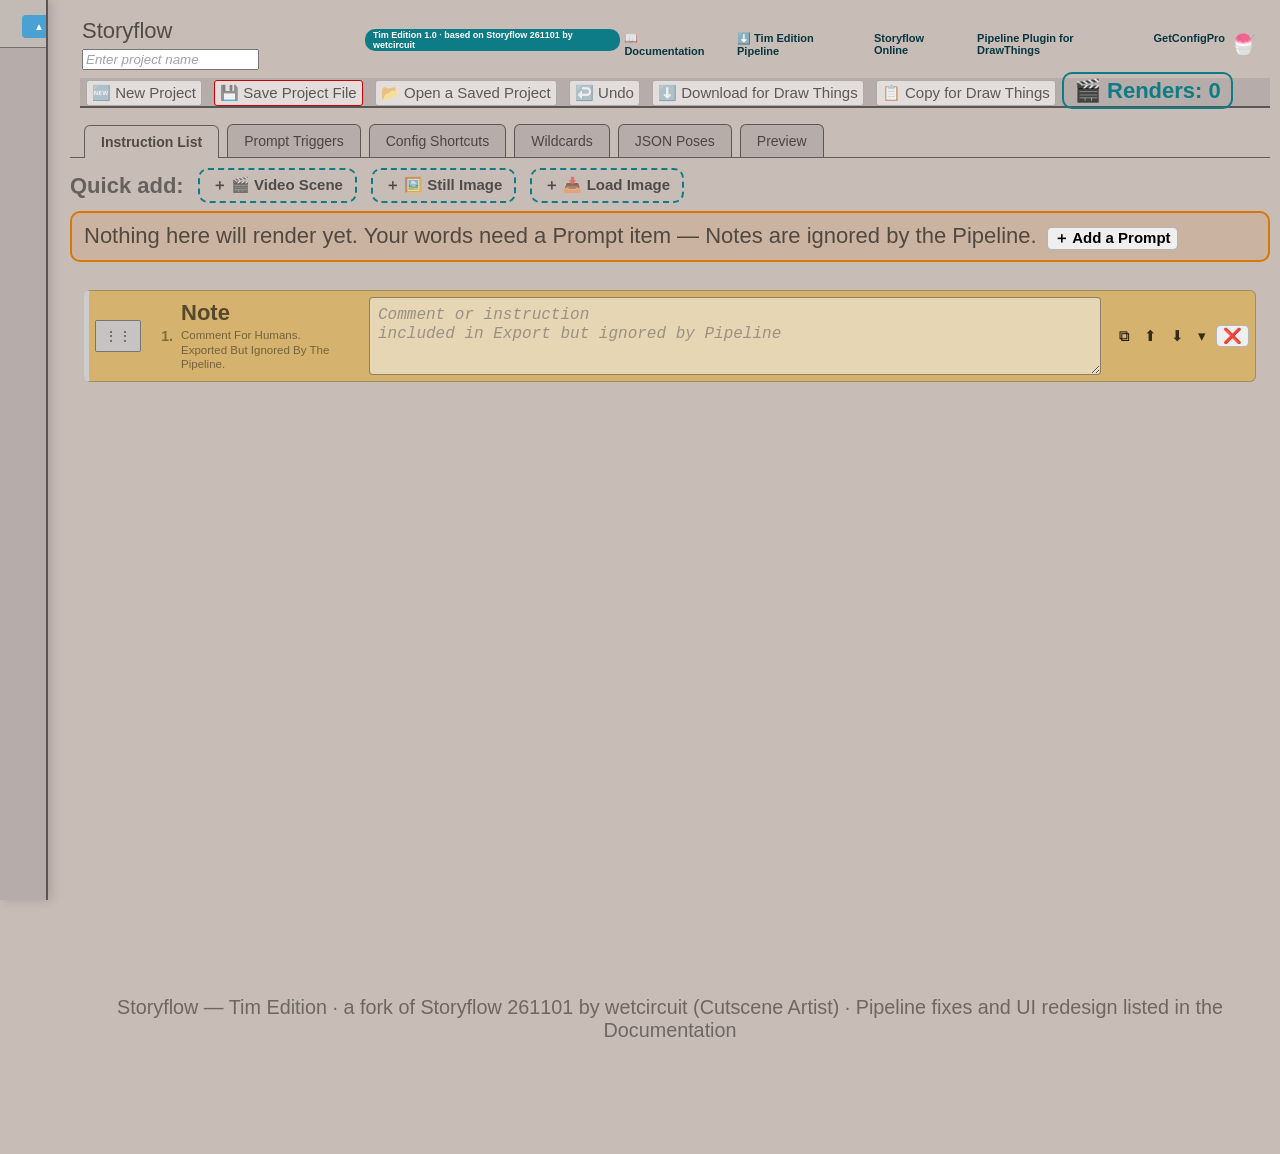
<file: index.html>
<!DOCTYPE html>
<html lang="en">
<head>
    <meta charset="UTF-8" />
    <title>Storyflow — Tim Edition for Draw Things</title>
<meta name="apple-mobile-web-app-capable" content="yes">
<meta name="apple-mobile-web-app-status-bar-style" content="default">
<meta name="apple-mobile-web-app-title" content="StoryFlow">
<link rel="apple-touch-icon" href="app-icon.png">
<style>
/* ==========================================================================
   COLOR SCHEMES & CSS VARIABLES
   ========================================================================== */

/* 1. Default / Light Theme */
:root, body[data-theme="day"] {
    color-scheme: light;
    --bg-primary: #c7bcb6;
    --bg-secondary: #b6adab;
    --bg-tertiary: #c1bab5;
    --bg-accent: #2c2b27;
    --bg-overlay: rgba(0, 0, 0, 0.4);
    --tray-bg: #b6adab;

    --text-primary: rgba(0, 0, 0, 0.6);
    --text-secondary: #073642;
    --text-muted: rgba(0, 0, 0, 0.4);
    --text-inverse: #222;

    --border-color: rgba(0, 0, 0, 0.5);
    --border-light: #eee8d5;

    /* Interactive Elements */
    --primary-color: #4AA1D3;
    --primary-hover: #5991A6;
    --nav-link: #07363f; /* [Tim edition fix] header links: dark enough to read on the day background */
    --nav-link-hover: #000000;
    --btn-bg: #E3DDDC;
    --btn-hover: #DAD5CF;
    --btn-border: rgba(50, 50, 50, 0.3);
    --drag-handle: #C7C3C3;
    --drag-handle-border: rgba(0, 0, 0, 0.4);

    --textarea-bg: rgba(250, 250, 250, 0.5);
    --textarea-text: rgba(0, 0, 0, 0.8);
    --builder-bg: rgba(250, 250, 250, 0.2);
    --builder-border: rgba(0, 0, 0, 0.3);
    --label-color: rgba(0, 0, 0, 0.4);
    --stripe-even: rgba(250, 250, 250, 0.5);
    --stripe-odd: rgba(250, 250, 250, 0.35);
  
    --input-bg: rgba(250, 250, 250, 0.6);
    --input-text: rgba(0, 0, 0, 0.8);
    --placeholder-text: rgba(100, 100, 100, 0.6);
    --input-border: rgba(0, 0, 0, 0.4);
    --input-focus-border: #2563eb;
    --input-focus-ring: rgba(37, 99, 235, 0.2);

    /* Item Category Colors (Day) */
    --item-note-bg: #d5b36e;
    --item-note-hov: #e7d08f;
    --item-prompt-bg: #ce6666;
    --item-prompt-hov: #E49494;
    --item-config-bg: #6BA07D;
    --item-config-hov: #8fcca2;
    --item-frames-bg: #799dc4;
    --item-frames-hov: #85afe2;
    --item-moodboard-bg: #B081BA;
    --item-moodboard-hov: #ccaad9;
    --item-mask-bg: #8A90B3;
    --item-mask-hov: #B0B0C9;
    --item-canvas-bg: #9297A0;
    --item-canvas-hov: #A7A9B0;
    --item-depth-bg: #7877a5;
    --item-depth-hov: #9b9aba;
    --item-loop-bg: #d18a60;
    --item-loop-hov: #E3AB88;
    --item-xlMagic-bg: #5a8fba;
    --item-xlMagic-hov: #3d80d9;
    --item-xlMagic-color: #ffe739;
    --item-xlmagic-hover: #3d80d9;
    --item-xlmagic-border: rgba(150, 150, 50, 0.6);
    --item-special-border: rgba(50, 50, 250, 0.4);
}

/* 2. Night / Dark Theme Template */
body[data-theme="night"] {
    color-scheme: dark;
    --bg-primary: #000;
    --bg-secondary: #111;
    --bg-tertiary: #555;
    --bg-accent: #777;
    --bg-overlay: rgba(255, 255, 255, 0.4);
    --tray-bg: #222;

    --text-primary: rgba(250, 250, 250, 0.5);
    --text-secondary: #999;
    --text-muted: rgba(200, 200, 200, 0.4);
    --text-inverse: #222;

    --border-color: rgba(155, 155, 155, 0.5);
    --border-light: #eee8d5;

    /* Interactive Elements */
    --primary-color: #A99F74;
    --primary-hover: #BDB481;
    --btn-bg: #464646;
    --btn-hover: #555;
    --btn-border: rgba(150, 150, 150, 0.3);
    --drag-handle: #666;
    --drag-handle-border: rgba(0, 0, 0, 0.4);

    --textarea-bg: rgba(0, 0, 0, 0.3);
    --textarea-text: rgba(250, 250, 250, 0.6);
    --builder-bg: rgba(0, 0, 0, 0.15);
    --builder-border: rgba(0, 0, 0, 0.4);
    --label-color: rgba(250, 250, 250, 0.4);
    --stripe-even: rgba(0, 0, 0, 0.25);
    --stripe-odd: rgba(0, 0, 0, 0.5);
  
    --input-bg: rgba(0, 0, 0, 0.6);
    --input-text: rgba(250, 250, 250, 0.6);
    --placeholder-text: rgba(150, 150, 150, 0.6);
    --input-border: rgba(0, 0, 0, 0.9);
    --input-focus-border: #2563eb;
    --input-focus-ring: rgba(37, 99, 235, 0.2);

    /* Item Category Colors (Day) */
    --item-note-bg: #5a5941;
    --item-note-hov: #717050;
    --item-prompt-bg: #4f3035;
    --item-prompt-hov: #6A4148;
    --item-config-bg: #2E4535;
    --item-config-hov: #3C5D46;
    --item-frames-bg: #2E425A;
    --item-frames-hov: #3C536F;
    --item-moodboard-bg: #452E47;
    --item-moodboard-hov: #5F3D62;
    --item-mask-bg: #404C5D;
    --item-mask-hov: #4E6078;
    --item-canvas-bg: #494E54;
    --item-canvas-hov: #5D646E;
    --item-depth-bg: #2b2d3e;
    --item-depth-hov: #3D405D;
    --item-loop-bg: #5D3E36;
    --item-loop-hov: #764D42;
    --item-xlMagic-bg: #34376a;
    --item-xlMagic-hov: #43478A;
    --item-xlMagic-color: #BF9E3B;
    --item-xlmagic-border: rgba(150, 150, 50, 0.6);
    --item-special-border: rgba(150, 150, 255, 0.4);
}

/* 3. Example: High Contrast / Cyberpunk Theme Template */
body[data-theme="cyberpunk"] {
    color-scheme: dark;
    --bg-primary: #000;
    --bg-secondary: #111;
    --bg-tertiary: #555;
    --bg-accent: #777;
    --bg-overlay: rgba(255, 255, 255, 0.4);
    --tray-bg: #000;

    --text-primary: rgba(255, 255, 255, 0.4);
    --text-secondary: #999;
    --text-muted: rgba(250, 250, 250, 0.4);
    --text-inverse: #222;

    --border-color: rgba(250, 250, 250, 0.15);
    --border-light: #eee8d5;

    /* Interactive Elements */
    --primary-color: #A12828;
    --primary-hover: #B32D2D;
    --btn-bg: #222;
    --btn-hover: #555;
    --btn-border: rgba(200, 200, 200, 0.1);
    --drag-handle: #666;
    --drag-handle-border: rgba(150, 150, 150, 0.3);

    --textarea-bg: rgba(0, 0, 0, 0.3);
    --textarea-text: rgba(250, 250, 250, 0.6);
    --builder-bg: rgba(0, 0, 0, 0.2);
    --builder-border: rgba(0, 0, 0, 0.4);
    --label-color: rgba(250, 250, 250, 0.4);
    --stripe-even: rgba(0, 0, 0, 0.25);
    --stripe-odd: rgba(0, 0, 0, 0.5);
  
    --input-bg: rgba(0, 0, 0, 0.6);
    --input-text: #ccc;
    --placeholder-text: rgba(150, 150, 150, 0.6);
    --input-border: rgba(150, 150, 150, 0.2);
    --input-focus-border: #2563eb;
    --input-focus-ring: rgba(37, 99, 235, 0.2);

    /* Item Category Colors (Day) */
    --item-note-bg: #5a5941;
    --item-note-hov: rgba(250, 250, 250, 0.2);
    --item-prompt-bg: #222;
    --item-prompt-hov: rgba(250, 250, 250, 0.2);
    --item-config-bg: #222;
    --item-config-hov: rgba(250, 250, 250, 0.2);
    --item-frames-bg: #222;
    --item-frames-hov: rgba(250, 250, 250, 0.2);
    --item-moodboard-bg: #222;
    --item-moodboard-hov: rgba(250, 250, 250, 0.2);
    --item-mask-bg: #222;
    --item-mask-hov: rgba(250, 250, 250, 0.2);
    --item-canvas-bg: #222;
    --item-canvas-hov: rgba(250, 250, 250, 0.2);
    --item-depth-bg: #222;
    --item-depth-hov: rgba(250, 250, 250, 0.2);
    --item-loop-bg: #222;
    --item-loop-hov: rgba(250, 250, 250, 0.2);
    --item-xlMagic-bg: #222;
    --item-xlMagic-hov: rgba(250, 250, 250, 0.2);
    --item-xlMagic-color: #BF9E3B;
    --item-xlmagic-border: rgba(150, 150, 50, 0.6);
    --item-special-border: rgba(150, 100, 100, 0.5);
}
.app-header-container {
    display: flex;
    justify-content: space-between;
    align-items: center;
    padding: 8px 12px;
    font-family: SF Pro, sans-serif;
}
.app-header-title {
    display: flex;
    align-items: baseline;
    gap: 15px;
}

.app-header-title h1 {
    font-size: 20px;
    font-weight: 600;
    color: var(--text-color);
    margin: 0;
}

.app-version {
    font-size: 9px;
    color: var(--text-muted);
    font-weight: 400;
}

.app-header-nav {
    color: var(--primary-color);
    display: flex;
    gap: 10px;
}

.app-button {
    text-decoration: none;
    padding: 2px 4px;
    border-radius: 4px;
    font-size: 11px;
    font-weight: 200;
    transition: background-color 0.2s, opacity 0.2s;
}

.primary-action {
    background-color: var(--primary-color);
    color: white;
    border: 0px solid #007bff;
}

.primary-action:hover {
    background-color: var(--primary-hover);
}

.secondary-action {
    background-color: transparent;
    color: var(--primary-color);
}

.secondary-action:hover {
    color: var(--primary-hover);
}

/* [Tim edition fix] The header nav links used the light-blue primary color
   at font-weight 200 — nearly invisible on the day theme's light background.
   In the day theme they now use a dark teal (see --nav-link in the day
   block); other themes keep their primary color. All themes get a heavier
   weight so the small text reads. */
.app-header-nav .secondary-action {
    color: var(--nav-link, var(--primary-color));
    font-weight: 600;
}

.app-header-nav .secondary-action:hover {
    color: var(--nav-link-hover, var(--primary-hover));
    text-decoration: underline;
}

        body { 
    font-family: SF Pro, sans-serif; 
    margin: 10px; 
    font-size: 22px; 
    zoom: 1;
    background-color: var(--bg-primary);
    color: var(--text-primary);
}
        h2 { margin-top: 30px; }
        .section { margin-bottom: 8px; }

        .trigger, .config-shortcut, .wildcard-shortcut, .poseJSON-shortcut, .item {
          display: flex;
          align-items: center;
          margin: 6px 0;
        }
        .item input[type="text"],
        .item textarea {background-color: var(--textarea-bg);
  color: var(--textarea-text);
  border: 1px solid var(--input-border);
          margin-right: 8px;
          flex: 1;
        }

/* [Tim edition] item help text, duplicate button, JSON validation flag */
.item-help-text { font-size: 0.72rem; font-weight: 400; opacity: 0.75; max-width: 150px; line-height: 1.25; margin-top: 2px; }
.item.invalid-json { outline: 2px solid #d60000; outline-offset: 1px; }
.json-flag { display: none; color: #d60000; font-size: 0.72rem; font-weight: 700; margin-top: 2px; }
.item.invalid-json .json-flag { display: block; }
.dup-btn { background: none; border: none; cursor: pointer; font-size: 0.95rem; padding: 2px 4px; }

/* Explicit class for standard textareas */
.standard-textarea {
  border: 1px solid var(--input-border);
  background-color: transparent;
  color: inherit;
  border-radius: 4px; /* Adjust as needed */
  padding: 8px;
  outline: none;
  font-family: Menlo, Monaco, Consolas, "Courier New", monospace;
}

.standard-textarea:focus {
  border-color: var(--input-border-color-focus, #0066cc);
}

/* Restyle main item textareas & text inputs (note, prompt, concat, poseJSON, etc.) */
.item textarea,
.item input[type="text"] {
  font-size: 16px;
  line-height: 1.2;
  font-family: Menlo, Monaco, Consolas, "Courier New", monospace;
}
        .item textarea {
          min-height: 60px;
        }
        .trigger input {
          margin-right: 8px;
          flex: 1;
        }
        .trigger textarea {
          margin-right: 8px;
          flex: 3;
        }
        .config-shortcut input {
          margin-right: 8px;
          flex: 1;
        }
        .config-shortcut textarea {
          margin-right: 8px;
          flex: 3;
        }
        .wildcard-shortcut input,
        .poseJSON-shortcut input {
          margin-right: 8px;
          flex: 1;
        }
        .wildcard-shortcut textarea,
        .poseJSON-shortcut textarea {
          margin-right: 8px;
          flex: 3;
        }
        .trigger textarea,
        .config-shortcut textarea,
        .wildcard-shortcut textarea,
        .poseJSON-shortcut textarea {
          min-height: 48px;
        }
        button {
          margin-left: 6px;
          font-size: 15px;
          border-radius: 5px;
          border: 1px solid var(--btn-border);
        }
        .btn {
    border-radius: 5px;
    background-color: var(--btn-bg);
    border: 1px solid var(--btn-border);
    padding: 1px 7px;
    color: var(--text-primary);
}

.btn:hover {
    background-color: var(--btn-hover);
}
        .btn-project {
font-size: 15px;
          background-color: var(--btn-bg);
    color: var(--text-primary);
          border-radius: 3px;
          border: 1px solid var(--btn-border);
          padding: 3px 5px;
        }
        .btn-project:hover {
          background-color: var(--btn-hover);
        }
        .btn-saveProject {
          background-color: var(--btn-bg);
    color: var(--text-primary);
          border-radius: 3px;
          border: 1px solid #cc0000;
          padding: 3px 5px;
        }
        .btn-saveProject:hover {
          background-color: var(--btn-hover);
        }
        .btn-special {
          background-color: var(--item-canvas-bg);
          color: var(--text-primary);
          border-radius: 4px;
          border: 1px solid var(--item-special-border);
          padding: 2px 5px;
        }
        .btn-special:hover {
          background-color: var(--item-canvas-hov);
        }
        .btn-xlMagic {
          background-color: var(--item-xlMagic-bg);
          color: var(--item-xlMagic-color);
          border-radius: 5px;
          border: 1px solid var(--item-xlmagic-border);
          padding: 0px 5px;
        }
        .btn-xlMagic:hover {
          background-color: var(--item-xlMagic-bg);
          color: #e9d862;
          border-color: #ffe03a;
        }
.btn-note { 
    background-color: var(--item-note-bg); 
    color: var(--text-primary);
}
        .btn-note:hover {
          background-color: var(--item-note-hov);
        }
.btn-prompt { 
    background-color: var(--item-prompt-bg); 
    color: var(--text-primary);
}
        .btn-prompt:hover {
          background-color: var(--item-prompt-hov);
        }
.btn-config { 
    background-color: var(--item-config-bg); 
    color: var(--text-primary);
}
        .btn-config:hover {
          background-color: var(--item-config-hov);
        }
.btn-frames { 
    background-color: var(--item-frames-bg); 
    color: var(--text-primary);
}
        .btn-frames:hover {
          background-color: var(--item-frames-hov);
        }
        .btn-moodboard { 
          background-color: var(--item-moodboard-bg); 
          color: var(--text-primary);
          padding: 2px 5px;
        }
        .btn-moodboard:hover {
          background-color: var(--item-moodboard-hov);
          color: var(--text-primary);
        }
        .btn-mask {
          background-color: var(--item-mask-bg);
          color: var(--text-primary);
          padding: 0px 5px;
        }
        .btn-mask:hover {
          background-color: var(--item-mask-hov);
        }
        .btn-canvas {
          background-color: var(--item-canvas-bg);
          color: var(--text-primary);
          padding: 2px 5px;
        }
        .btn-canvas:hover {
          background-color: var(--item-canvas-hov);
        }
        .btn-depth { 
          background-color: var(--item-depth-bg);
          color: var(--text-primary);
          padding: 2px 5px;
        }
        .btn-depth:hover {
          background-color: var(--item-depth-hov);
        }
        .btn-loop { 
          background-color: var(--item-loop-bg); 
          color: var(--text-primary);
          padding: 2px 5px;
        }
        .btn-loop:hover {
          background-color: var(--item-loop-hov);
        }

        .delete-btn {
          padding 8px 8px;
        }

#themeSelect {
  /* Strips away native browser styling (borders, default arrow) */
  appearance: none;
  -webkit-appearance: none;
  -moz-appearance: none;

  /* Basic resets */
  border: none;
  background: transparent;
  outline: none;
  cursor: pointer;

  /* Custom typography & sizing */
  font-size: 1.5rem;
  padding: 4px 8px;
}

#itemtList { 
    display: flex; 
    flex-direction: column; 
    gap: 6px; 
    /* Take up available vertical space above the fixed bottom tray */
    min-height: calc(100vh - 220px); 
    padding: 12px;
    border: 2px dashed transparent;
    border-radius: 8px;
    transition: background-color 0.2s ease, border-color 0.2s ease;
}

/* Visual cue when dragging items over the screen */
#itemtList.dragging-active {
    border-color: #a0c4ff;
    background-color: var(--bkgd-accent);
}

/* Empty state message inside the drop area */
#itemtList:empty::before {
    content: "📥 Drop items here or click buttons below to build your flow";
    display: flex;
    justify-content: center;
    align-items: center;
    height: 150px;
    color: #888;
    font-size: 14px;
    font-weight: 500;
    border: 2px dashed #ccc;
    border-radius: 8px;
    background-color: #fafafa;
}
        .item { background: #fff000; 
            border: 1px solid; 
            border-color: var(--btn-border); 
            border-radius: 6px; 
            padding: 6px; 
        }
        .item[data-type="note"], .item[data-type="approve"], .item[data-type="swapCanvas"], .item[data-type="fileLoad"] { background: var(--item-note-bg); }
        .item[data-type="prompt"], .item[data-type="negPrompt"], .item[data-type="concat"], .item[data-type="prefix"],  .item[data-type="getPrompt"], 
        .item[data-type="wildcard"], .item[data-type="interrogate"], .item[data-type="enhance"] { background: var(--item-prompt-bg); }
        .item[data-type="config"], .item[data-type="size"], .item[data-type^="sizex2"], .item[data-type^="hrf"], .item[data-type="sweep"], .item[data-type="inpaintTools"] { background: var(--item-config-bg); }
        .item[data-type="frames"], .item[data-type="frames8"], .item[data-type="frames17"], .item[data-type="framesDialog"] { background: var(--item-frames-bg); }
        .item[data-type^="canvas"], .item[data-type^="crop"], .item[data-type^="removeBkgd"], .item[data-type^="askZoom"], .item[data-type^="matte"], .item[data-type^="faceZoom"], .item[data-type^="adaptSize"], .item[data-type="moveScale"] { background: var(--item-canvas-bg); }
        .item[data-type^="mask"] { background: var(--item-mask-bg); }
        .item[data-type^="moodboard"] { background: var(--item-moodboard-bg); }
        .item[data-type^="depth"], .item[data-type^="pose"] { background: var(--item-depth-bg); }
        .item[data-type="xlMagic"] { color: var(--item-xlMagic-color); background: var(--item-xlMagic-bg); border-color: #5a8fba; }
        .item[data-type^="loop"] { background: var(--item-loop-bg); }
        
/* Shared sizing, border, and layout properties for both control buttons */
.drag-handle,
.delBtn {
  display: inline-flex;
  align-items: center;
  justify-content: center;
  padding: 8px 8px;
  border-radius: 2px;
  border: 1px solid var(--drag-handle-border);
  font-size: 14px;
  line-height: 1;
  box-sizing: border-box;
  user-select: none;
  -webkit-user-select: none;
  flex-shrink: 0; /* Prevents squishing when text flexes */
}

/* Drag Handle Specifics */
.drag-handle {
  cursor: grab;
  margin-right: 8px;
  background: var(--drag-handle);
  /* PREVENTS IPAD FROM SCROLLING THE PAGE WHEN YOU TRY TO DRAG THE HANDLE */
  touch-action: none; 
}

/* Delete Button Specifics */
.delBtn {
  cursor: pointer;
  background: var(--bg-btn);
  margin-left: 8px;
}

.delBtn:hover {
  background-color: var(--drag-handle);
  border-color: var(--border-color);
}

/* Ensure child elements inside items don't intercept pointer events while dragging */
.item input, .item textarea, .item select, .item button {
  touch-action: auto;
}
        .drag-handle:active { cursor: grabbing; background: #ccc; }
        #preview { white-space: pre-wrap; border: 1px solid #ddd; padding: 10px; background: #fafafa; }
        .drop-indicator { height: 6px; background: #4a90e2; margin: 2px 0; border-radius: 3px; pointer-events: none; }
        .item.dragging { opacity: .5; }
        .item-type-label { font-weight: 600; margin-right: 8px; min-width: 180px; text-transform: capitalize; }
        .small-muted { font-size: 12px; color: var(--text-muted); margin-left: 8px; }
        .controls-row { display:flex; gap:8px; align-items:center; margin-bottom:8px; }
        .add-buttons { display:flex; gap:6px; flex-wrap:wrap; column-gap: 6px; row-gap: 4px;}
        .action-bar {
  margin-left: 10px; /* Adjust this value to your preferred spacing */
}

/* 1. Container holding the tabs */
.tab-nav {
    display: flex;
    gap: 0px;
    border-bottom: 1px solid var(--border-color);
    margin-top: 16px;
    padding-left: 8px;
}

/* 2. Base tab styling */
.tab-button {
    padding: 8px 16px;
    cursor: pointer;
    border: 1px solid var(--border-color);
    border-bottom: none; /* Hide bottom border */
    background-color: var(--bg-secondary);
    /* Round ONLY top corners */
    border-top-left-radius: 6px;
    border-top-right-radius: 6px;
    border-bottom-left-radius: 0;
    border-bottom-right-radius: 0;
    font-size: 14px;
    color: var(--text-primary);
    transition: background-color 0.2s, color 0.2s;
    margin-right: 2px;
}

/* Hover state */
.tab-button:hover { 
    background-color: var(--bg-tertiary); 
    color: #000;
}

/* 3. Active tab state */
.tab-button.active {
    background-color: var(--bg-primary);
    color: var(--text-primary);
    border-color: var(--border-color);
    font-weight: 600;
    position: relative;
    top: 1px; /* Slight overlap to sit flush on the bottom line */
}

/* Modal Overlay Panel Container */
.tab-content {
    display: none;
    position: fixed;
    top: 0;
    left: 0;
    right: 0;           /* <--- Ensure it spans full width */
    bottom: 0;          /* <--- Spans full height */
    width: 100vw;
    height: 100vh;
    background-color: rgba(0, 0, 0, 0.4);
    z-index: 2000;
    
    /* Centering Controls */
    justify-content: center; /* Horizontally centers the card */
    align-items: flex-start; /* Keeps it near the top */
    padding-top: 80px;
    padding-left: 0;
    padding-right: 0;
    box-sizing: border-box;
}

.tab-content.open {
    display: flex;
}

/* Modal Inner Card */
.tab-overlay-card {
background: var(--bg-primary);
    border: 1px solid var(--border-color);
    color: var(--text-primary);
    border-radius: 10px;
    width: 90%;
    max-width: 600px;
    max-height: 80vh;
    box-shadow: 0 10px 25px rgba(0, 0, 0, 0.25);
    display: flex;
    flex-direction: column;
    overflow: hidden;
    position: relative;
    
    /* Nudge to the left */
    transform: translateX(-60px); /* Adjust pixel value as needed */
}

/* Modal Header with Close Button */
.tab-overlay-header {
    display: flex;
    justify-content: space-between;
    align-items: center;
    padding: 12px 20px;
    background-color: var(--bg-tertiary);
    border-bottom: 1px solid var(--border-color);
}

.tab-overlay-header h3 {
    margin: 0;
    font-size: 16px;
    color: var(--text-primary);
}

.tab-close-btn {
    background: transparent;
    border: none;
    font-size: 18px;
    font-weight: bold;
    cursor: pointer;
    color: var(--text-primary);
    padding: 4px 8px;
    border-radius: 4px;
}

.tab-close-btn:hover {
    background-color: #e4e4e4;
    color: #000;
}

.tab-panel { 
    display: none; 
    padding: 12px;
    overflow-y: auto;
}

.tab-panel.active { 
    display: block; 
}
        
        .item-index {
          font-weight: 600;
          color: var(--text-muted);
          width: 24px;
          text-align: right;
          margin-right: 8px;
          flex-shrink: 0;
          font-size: 14px;
        }

/* ==========================================
   2. Dynamic Form Fields Rules
   ========================================== */
.json-builder-container {
  display: flex;
  flex-wrap: wrap;
  gap: 6px 12px;
  align-items: center;
  flex: 1;
  background: var(--builder-bg);
  padding: 6px 10px;
  border-radius: 4px;
  border: 1px solid var(--builder-border);
  margin-right: 8px;
}

.input-prefix {
  color: var(--text-muted);
  font-size: 12px;
  font-weight: 500;
  font-family:  inherit;
}

/* Base resets */
.custom-slider {
  accent-color: var(--primary-color);
  background: transparent;
  width: 100%;
}

.json-field {
  display: flex;
  align-items: center;
  gap: 4px;
  font-size: 12px;
}

/* Structural utility classes to replace inline styles */
.json-field.full-width {
  width: 100%;
}

.json-field.flex-grow {
  flex: 1;
  width: 100%;
  align-items: stretch;
}

.json-field label {
  font-weight: 500;
  color: var(--label-color);
}
.json-param-label {
    color: var(--label-color);
    font-weight: 500;        /* Label font weight */
    font-size: 12px;         /* Label font size */
    margin-right: 4px;       /* Spacing between label and input */
}

/* Input & Control Baseline Styling */
.json-builder-container input[type="number"],
.json-builder-container input[type="text"],
.json-builder-container select,
.json-builder-container textarea {
  background-color: var(--input-bg);
  color: var(--input-text);
  border: 1px solid var(--input-border);
  border-radius: 3px;
  padding: 2px 6px;
  font-family: inherit;
  font-size: 12px;
  outline: none;
  transition: border-color 0.15s ease, box-shadow 0.15s ease;
}

/* Explicit element dimensions */
.json-field input[type="number"] {
  background-color: var(--input-bg);
  width: 55px;
  height: 20px;
}

/* Compact number inputs (replaces style="width: 3em;") */
.json-field input[type="number"].input-compact {
  width: 3.5em;
}

.json-field input[type="text"] {
  width: 110px;
}

.json-field input[type="text"].input-flex {
  flex: 1;
}

.json-field textarea {
  min-height: 60px;
  width: 100%;
  font-family: Menlo, Monaco, Consolas, "Courier New", monospace;
  font-size: 14px;
  line-height: 18px;
  padding: 4 6px;
  overflow: auto; 
  touch-action: manipulation;

  
  /* Lined Notebook / Alternating Row Effect */
  background-image: repeating-linear-gradient(
    to bottom,
    var(--stripe-even) 0px,
    var(--stripe-even) 18px,
    var(--stripe-odd) 18px,
    var(--stripe-odd) 36px
  );
  background-attachment: local; /* Scrolls the stripes along with the text */
  background-color: transparent;
  color: var(--input-text);
  border: 1px solid var(--input-border);
}

.json-field input[type="checkbox"] {
  accent-color: var(--primary-color);
  cursor: pointer;
}

/* Interactive States */
.json-builder-container input:focus,
.json-builder-container select:focus,
.json-builder-container textarea:focus {
  border-color: var(--input-focus-border);
  box-shadow: 0 0 0 2px var(--input-focus-ring);
}

/* Fix for WebKit auto-fill overriding dark backgrounds */
.json-builder-container input:-webkit-autofill {
  -webkit-box-shadow: 0 0 0 30px var(--input-bg) inset !important;
  -webkit-text-fill-color: var(--input-text) !important;
}
#tab-preview pre {
    white-space: pre-wrap;
    word-break: break-word;
    border: 1px solid var(--border-color);
    padding: 12px;
    background: var(--bg-secondary);
    border-radius: 6px;
    max-height: 60vh;
    overflow-y: auto;
    margin: 0;
}

/* Base Body Adjustment */
body { 
    padding-bottom: 70px;
    transition: padding-bottom 0.3s ease;
}

/* Fixed Bottom Tray Container */
#fixed-instructions-bar {
    position: fixed;
    bottom: 0;
    left: 0;
    right: 0;
background-color: var(--bg-secondary);
    border-top: 2px solid var(--border-color);
    z-index: 1000;
    box-shadow: 0 -3px 10px rgba(0,0,0,0.15);
    transition: all 0.3s cubic-bezier(0.25, 1, 0.5, 1);
    overflow: hidden;
    display: flex;
    flex-direction: column;
}

/* State 1: Collapsed (Speed Rail) */
#fixed-instructions-bar.tray-collapsed {
    height: 48px;
}

/* State 2: Medium (Categorized Dock) */
#fixed-instructions-bar.tray-medium {
    height: 150px;
}

/* State 3: Full Options Matrix */
#fixed-instructions-bar.tray-expanded {
    height: 380px;
}

/* Tray Header Layout */
.tray-header {
    display: flex;
    justify-content: space-between;
    align-items: center;
    padding: 6px 16px;
    background: var(--bg-tertiary);
    border-bottom: 1px solid var(--input-border);
    min-height: 48px;
    box-sizing: border-box;
}

.speed-rail-items {
    display: flex;
    align-items: center;
    gap: 6px;
    flex-wrap: nowrap;
    overflow-x: auto;
}

.speed-rail-items button,
.add-buttons button {
    cursor: grab;
}

.speed-rail-items button:active,
.add-buttons button:active {
    cursor: grabbing;
}

.speed-label {
    font-size: 11px;
    font-weight: bold;
    color: var(--text-muted);
    margin-right: 4px;
    letter-spacing: 0.5px;
}

.btn-tray-toggle {
    background: var(--primary-color);
    color: white;
    border: none;
    padding: 6px 12px;
    border-radius: 4px;
    cursor: pointer;
    font-size: 10px;
    font-weight: bold;
    white-space: nowrap;
}

.btn-tray-toggle:hover {
    background: var(--primary-hover);
}

/* Category Filter Tabs */
.tray-category-tabs {
    display: flex;
    gap: 4px;
    padding: 8px 24px;
    background: var(--bg-accent);
    border-bottom: 1px solid var(--border-color);
}

.tray-cat-btn {
    border: 1px solid var(--input-border);
    background: var(--btn-bg);
    color: var(--text-muted);
    padding: 4px 10px;
    border-radius: 12px;
    font-size: 11px;
    cursor: pointer;
}

.tray-cat-btn.active {
    background: var(--primary-color);
    color: white;
    border-color: #var(--border-light);
}

.tray-content {
    padding-top: 8px;
    padding-left: 12px;
    justify-content: center;
    align-items: center;
    width: 100%;
    height: 100%;
    background: var(--tray-bg);
}

.button-group {
    display: flex;
    flex-wrap: wrap;
    gap: 6px;
    margin-bottom: 6px;
}
input::placeholder,
textarea::placeholder {
  color: var(--placeholder-text);
  font-style: italic;
  opacity: 1; /* Override Firefox's default opacity reduction */
}

.file-reconnect-warning {
    border: 2px dashed #e63946 !important;
    background-color: #ffe6e6 !important;
    flex-wrap: wrap; /* Allows injected warning element to drop to a new line */
}

/* ============================================================
   [Tim edition] UI redesign — branding, sticky bar, family
   colors, loop brackets, collapse, tray dock (left/bottom),
   library drawer, quick-add + guard
   ============================================================ */
.app-version { background: #0e7c86; color: #fff; border-radius: 10px; padding: 1px 8px; font-weight: 600; }
.action-bar { position: sticky; top: 0; z-index: 900; background: var(--bg-secondary); border-bottom: 2px solid var(--border-color); }
.render-counter { font-weight: 700; padding: 4px 10px; border: 2px solid #0e7c86; border-radius: 10px; color: #0e7c86; white-space: nowrap; }
.tab-count { font-weight: 700; opacity: 0.85; }
.quick-add-bar { display: flex; gap: 8px; align-items: center; margin: 10px 0 4px; flex-wrap: wrap; }
.quick-add-label { font-weight: 600; opacity: 0.8; }
.btn-template { border: 2px dashed #0e7c86; background: transparent; color: inherit; border-radius: 10px; padding: 6px 12px; font-weight: 600; cursor: pointer; }
.btn-template:hover { background: rgba(14,124,134,0.12); }
.render-guard { border: 2px solid #d97706; background: rgba(217,119,6,0.12); border-radius: 10px; padding: 10px 12px; margin: 8px 0; }
.render-guard button { margin-left: 10px; font-weight: 700; cursor: pointer; }
/* item family color bands */
.item { border-left: 5px solid #95a5a6; }
.item.fam-prompt { border-left-color: #4a90d9; }
.item.fam-video { border-left-color: #9b59b6; }
.item.fam-mask { border-left-color: #27ae60; }
.item.fam-file { border-left-color: #e67e22; }
.item.fam-flow { border-left-color: #e74c3c; }
.item.fam-config { border-left-color: #95a5a6; }
.item.fam-canvas { border-left-color: #16a085; }
.item.fam-mood { border-left-color: #b7950b; }
.item.fam-note { border-left-color: #cccccc; }
/* loop brackets */
.item.in-loop { margin-left: 22px; }
.item.loop-unmatched { outline: 2px dashed #e74c3c; outline-offset: -2px; }
/* move + collapse buttons */
.move-btn, .collapse-btn { background: none; border: none; cursor: pointer; font-size: 15px; padding: 2px 4px; opacity: 0.75; }
.move-btn:hover, .collapse-btn:hover { opacity: 1; }
.item.item-collapsed > *:not(.drag-handle):not(.item-index):not(.item-type-label):not(.dup-btn):not(.delete-btn):not(.move-btn):not(.collapse-btn) { display: none !important; }
/* tray search + dock switch */
#traySearch { border-radius: 8px; border: 1px solid var(--border-color); padding: 4px 8px; min-width: 150px; }
.dock-switch { display: inline-flex; gap: 4px; margin: 0 6px; }
.dock-switch button { border: 1px solid var(--border-color); background: transparent; color: inherit; border-radius: 8px; padding: 3px 8px; cursor: pointer; font-weight: 600; }
.dock-switch button.dock-active { background: #0e7c86; color: #fff; border-color: #0e7c86; }
/* libraries open as a right-side drawer instead of a centered popup */
.tab-content { justify-content: flex-end; padding-top: 0; }
.tab-overlay-card { height: 100vh; max-height: 100vh; width: min(620px, 94vw); border-radius: 0; overflow-y: auto; }
/* tray docked LEFT (Tim's default): a permanent full-height column */
body { transition: padding-left 0.3s ease, padding-bottom 0.3s ease; }
body.tray-left { padding-left: 308px; padding-bottom: 12px; }
body.tray-left #fixed-instructions-bar { top: 0; bottom: 0; left: 0; right: auto; width: 292px; height: auto !important; border-top: none; border-right: 2px solid var(--border-color); box-shadow: 3px 0 10px rgba(0,0,0,0.15); }
body.tray-left #fixed-instructions-bar .tray-content { overflow-y: auto; flex: 1 1 auto; }
body.tray-left .tray-header { flex-wrap: wrap; }
body.tray-left .speed-rail-items { flex-wrap: wrap; }
body.tray-left .tray-category-tabs { flex-wrap: wrap; }
body.tray-left:has(#fixed-instructions-bar.tray-collapsed) { padding-left: 60px; }
body.tray-left #fixed-instructions-bar.tray-collapsed { width: 46px; }
body.tray-left #fixed-instructions-bar.tray-collapsed .tray-content,
body.tray-left #fixed-instructions-bar.tray-collapsed .tray-category-tabs,
body.tray-left #fixed-instructions-bar.tray-collapsed .speed-rail-items,
body.tray-left #fixed-instructions-bar.tray-collapsed .dock-switch,
body.tray-left #fixed-instructions-bar.tray-collapsed #traySearch { display: none; }
.tim-footer { text-align: center; opacity: 0.75; font-size: 0.9em; margin: 18px 0 90px; }
.pick-image-btn { margin-left: 8px; border: 1px solid var(--border-color); background: transparent; color: inherit; border-radius: 8px; padding: 3px 9px; cursor: pointer; font-weight: 600; white-space: nowrap; }
.pick-image-thumb { max-height: 64px; max-width: 96px; border-radius: 6px; margin-left: 8px; vertical-align: middle; }
.pick-image-note { color: #b45309; font-size: 0.85em; margin-top: 4px; max-width: 520px; }
    </style>
<!-- iOS / Apple Home Screen Icons & App Mode -->
<link rel="apple-touch-icon" sizes="180x180" href="https://cutsceneartist.com/DrawThings/app-icons/icon-180.png">
<meta name="apple-mobile-web-app-capable" content="yes">
<meta name="apple-mobile-web-app-status-bar-style" content="black-translucent">
<meta name="apple-mobile-web-app-title" content="Storyflow">

<!-- Standard Web App Icons & Manifest -->
<link rel="icon" href="data:image/svg+xml,%3Csvg xmlns='http://www.w3.org/2000/svg' viewBox='0 0 64 64'%3E%3Crect width='64' height='64' rx='12' fill='%230e7c86'/%3E%3Ctext x='32' y='44' font-size='36' text-anchor='middle' fill='white' font-family='sans-serif' font-weight='bold'%3ET%3C/text%3E%3C/svg%3E">
</head>

<body>
<header class="app-header-container">
    <div class="app-header-title">
        <label>Storyflow
            <input type="text" id="projectName" placeholder="Enter project name" oninput="updatePreview()">
        </label>
        <span class="app-version">Tim Edition 1.0 · based on Storyflow 261101 by wetcircuit</span>
    </div>
    <nav class="app-header-nav">
        <a href="docs/" class="app-button secondary-action">📖 Documentation</a>
        <a href="StoryflowPipeline_tim.js" class="app-button secondary-action">⬇️ Tim Edition Pipeline</a>
        <a href="https://cutsceneartist.com/DrawThings/" class="app-button secondary-action">Storyflow Online</a>
        <a href="https://cutsceneartist.com/DrawThings/StoryflowPipeline.zip" class="app-button secondary-action">Pipeline Plugin for DrawThings</a>
        <a href="https://cutsceneartist.com/DrawThings/GetConfigPro.zip" class="app-button secondary-action">GetConfigPro</a>
    </nav>
<select id="themeSelect" onchange="setTheme(this.value)" style="font-size: 20px; padding: 2px 2px; border-radius: 8px;">
    <option value="day">🍧</option>
    <option value="night">🌙</option>
    <option value="cyberpunk">⚡</option>
</select>
</header>

<div class="section action-bar">
    <button class="btn-project" onclick="newProject()">🆕 New Project</button>
    <button class="btn-saveProject" onclick="saveProject()">💾 Save Project File</button>
    <button class="btn-project" onclick="loadProject()">📂 Open a Saved Project</button>
    <button class="btn-project" id="undoBtn" onclick="undoLast()" title="Undo the last list change (add, delete, duplicate, reorder, load, new)">↩️ Undo</button>
    <button class="btn-project" onclick="exportTextfile()">⬇️ Download for Draw Things</button>
    <button class="btn-project" onclick="exportClipboard(this)">📋 Copy for Draw Things</button>
    <span id="renderCounter" class="render-counter" title="Items that will actually render — the same count the Pipeline reports as 'number of renders'">🎬 Renders: 0</span>
</div>

<div class="tab-container section">
    <!-- Tab Navigation with 6 Tabs -->
    <div class="tab-nav">
        <button id="defaultOpen" class="tab-button active" onclick="openTab(event, 'tab-storyflow')">Instruction List</button>
        <button class="tab-button" onclick="openTab(event, 'tab-triggers')">Prompt Triggers <span class="tab-count" id="count-triggers"></span></button>
        <button class="tab-button" onclick="openTab(event, 'tab-shortcuts')">Config Shortcuts <span class="tab-count" id="count-shortcuts"></span></button>
        <button class="tab-button" onclick="openTab(event, 'tab-wildcards')">Wildcards <span class="tab-count" id="count-wildcards"></span></button>
        <button class="tab-button" onclick="openTab(event, 'tab-poses')">JSON Poses <span class="tab-count" id="count-poses"></span></button>
        <button class="tab-button" onclick="openTab(event, 'tab-preview')">Preview</button>
    </div>

    <!-- TAB POPUPS -->
    <div id="tabContentOverlay" class="tab-content" onclick="handleOverlayClick(event)">
        <div class="tab-overlay-card">
            <div class="tab-overlay-header">
                <h3 id="overlayTitle">Settings</h3>
                <button class="tab-close-btn" onclick="closeOverlay()">✕</button>
            </div>

            <div id="tab-triggers" class="tab-panel">
                <div class="list-container" id="triggerListPrompt"></div>
                <div class="footer">
                    <button class="btn" onclick="addTriggerPrompt()">+ Add Prompt Trigger</button>
                    <p class="small-muted">User-defined triggerwords used by the <strong>prompt</strong> items only</p>
                </div>
            </div>

            <div id="tab-shortcuts" class="tab-panel">
                <div class="list-container" id="configShortcutsList"></div>
                <div class="footer">
                    <button class="btn" onclick="addConfigShortcut()">+ Add Config Shortcut</button>
                    <p class="small-muted">User-defined shortcuts used by the <strong>config</strong> items only</p>
                </div>
            </div>

            <div id="tab-wildcards" class="tab-panel">
                <div class="list-container" id="wildcardsList"></div>
                <div class="footer">
                    <button class="btn" onclick="addWildcard()">+ Add Wildcard</button>
                    <p class="small-muted">Define wildcards for prompt items</p>
                </div>
            </div>

            <div id="tab-poses" class="tab-panel">
                <div class="list-container" id="poseJSONShortcutsList"></div>
                <div class="footer">
                    <button class="btn" onclick="addPose()">+ Add Pose Shortcut</button>
                    <p class="small-muted">Define shortcuts for JSON poses</p>
                </div>
            </div>

            <!-- Preview Tab Panel -->
            <div id="tab-preview" class="tab-panel">
                <pre id="preview"></pre>
            </div>
        </div>
    </div>
</div>

    <!-- [Tim edition] quick-add templates + the no-renders guard -->
    <div class="quick-add-bar">
        <span class="quick-add-label">Quick add:</span>
        <button class="btn-template" onclick="addVideoScene()" title="Adds Add Text + Length from Dialogue + Prompt — one complete video scene">＋ 🎬 Video Scene</button>
        <button class="btn-template" onclick="addStillImage()" title="Adds a single Prompt item — Draw Things creates one still image from your text">＋ 🖼️ Still Image</button>
        <button class="btn-template" onclick="addLoadImage()" title="Adds a Load Image item — brings in an existing picture file from Draw Things' Pictures folder">＋ 📥 Load Image</button>
    </div>
    <div id="renderGuard" class="render-guard" style="display:none"></div>

    <div id="itemtList" aria-live="polite"></div>

    <footer class="tim-footer">Storyflow — Tim Edition · a fork of Storyflow 261101 by wetcircuit (Cutscene Artist) · Pipeline fixes and UI redesign listed in the Documentation</footer>

    <!-- BUTTONS TRAY -->
<div id="fixed-instructions-bar" class="tray-collapsed" data-category="all">
    <!-- Tray Header / Speed Rail Header -->
    <div class="tray-header">
        <div class="speed-rail-items">
    <span class="speed-label">grab to drop:</span>

     
                <button class="btn-note" draggable="true" ondragstart="handleNewItemDragStart(event, 'note')" onclick="addItem('note')">+ Note</button>

                <button class="btn-special" draggable="true" ondragstart="handleNewItemDragStart(event, 'canvasClear')" onclick="addItem('canvasClear')">+ Clear Image</button>

                <button class="btn-config" draggable="true" ondragstart="handleNewItemDragStart(event, 'size')" onclick="addItem('size')">+ Size</button>

                <button class="btn-prompt" draggable="true" ondragstart="handleNewItemDragStart(event, 'prompt')" onclick="addItem('prompt')">+ Prompt</button>

                <button class="btn-frames" draggable="true" ondragstart="handleNewItemDragStart(event, 'framesDialog')" onclick="addItem('framesDialog')">+ 💬 Length from Dialogue</button>

                <button class="btn-canvas" draggable="true" ondragstart="handleNewItemDragStart(event, 'crop')" onclick="addItem('crop')">+ Crop Image</button>


</div>
        
        <div class="tray-controls">
            <input type="text" id="traySearch" placeholder="find an instruction…" oninput="filterTraySearch(this.value)" title="Filter the instruction buttons by name">
            <span class="dock-switch" title="Where the instruction list (tray) sits">
                <button type="button" id="dockLeftBtn" onclick="setTrayDock('left')">◀ Left</button>
                <button type="button" id="dockBottomBtn" onclick="setTrayDock('bottom')">▼ Bottom</button>
            </span>
            <button class="btn-tray-toggle" id="trayToggleBtn" onclick="toggleTrayState()">
                ▲ (Click to Expand)
            </button>
        </div>
    </div>

    <!-- Category Filter Tabs (Visible in Medium / Expanded state) -->
    <div class="tray-category-tabs">
        <button class="tray-cat-btn active" onclick="filterTrayCategory('all', this)">All Options</button>
        <button class="tray-cat-btn" onclick="filterTrayCategory('prompts', this)">Prompts</button>
        <button class="tray-cat-btn" onclick="filterTrayCategory('imgvid', this)">Img Vid</button>
        <button class="tray-cat-btn" onclick="filterTrayCategory('config', this)">Config</button>
        <button class="tray-cat-btn" onclick="filterTrayCategory('canvas', this)">Canvas</button>
        <button class="tray-cat-btn" onclick="filterTrayCategory('moodboard', this)">Moodboard</button>
        <button class="tray-cat-btn" onclick="filterTrayCategory('mask', this)">Mask</button>
        <button class="tray-cat-btn" onclick="filterTrayCategory('layers', this)">Layers</button>
        <button class="tray-cat-btn" onclick="filterTrayCategory('loop', this)">Loop</button>
    </div>

    <!-- Full Button Grid -->
    <div class="tray-content">
        <div class="add-buttons">
            <!-- Prompts -->
            <div class="button-group" data-category="prompts">
                <button class="btn-prompt" draggable="true" ondragstart="handleNewItemDragStart(event, 'prompt')" onclick="addItem('prompt')">+ Prompt</button>
                <button class="btn-prompt" draggable="true" ondragstart="handleNewItemDragStart(event, 'concat')" onclick="addItem('concat')">+ Add Text (Concat)</button>
                <button class="btn-prompt" draggable="true" ondragstart="handleNewItemDragStart(event, 'wildcard')" onclick="addItem('wildcard')">+ Wildcard</button>
                <button class="btn-prompt" draggable="true" ondragstart="handleNewItemDragStart(event, 'interrogate')" onclick="addItem('interrogate')">+ Interrogate</button>
                <button class="btn-prompt" draggable="true" ondragstart="handleNewItemDragStart(event, 'enhance')" onclick="addItem('enhance')">+ Enhance</button>
                <button class="btn-prompt" draggable="true" ondragstart="handleNewItemDragStart(event, 'prefix')" onclick="addItem('prefix')">+ Prefix</button>
                <button class="btn-prompt" draggable="true" ondragstart="handleNewItemDragStart(event, 'getPrompt')" onclick="addItem('getPrompt')">+ Get Prompt</button>
                <button class="btn-prompt" draggable="true" ondragstart="handleNewItemDragStart(event, 'negPrompt')" onclick="addItem('negPrompt')">+ Negative</button>
            </div>

            <!-- ImgVid -->
            <div class="button-group" data-category="imgvid">
                <button class="btn-special" draggable="true" ondragstart="handleNewItemDragStart(event, 'canvasClear')" onclick="addItem('canvasClear')">+ Clear Image</button>
                <button class="btn-special" draggable="true" ondragstart="handleNewItemDragStart(event, 'canvasSaveArea')" onclick="addItem('canvasSaveArea')">+ Save Area</button>
                <button class="btn-special" draggable="true" ondragstart="handleNewItemDragStart(event, 'canvasSave')" onclick="addItem('canvasSave')">+ Save Full</button>
                <button class="btn-special" draggable="true" ondragstart="handleNewItemDragStart(event, 'canvasLoad')" onclick="addItem('canvasLoad')">+ Load</button>
                <button class="btn-note" draggable="true" ondragstart="handleNewItemDragStart(event, 'swapCanvas')" onclick="addItem('swapCanvas')">+ Swap</button>
                <button class="btn-frames" draggable="true" ondragstart="handleNewItemDragStart(event, 'frames')" onclick="addItem('frames')">+ Frames: Wan</button>
                <button class="btn-frames" draggable="true" ondragstart="handleNewItemDragStart(event, 'frames8')" onclick="addItem('frames8')">+ Frames: LTX</button>
                <button class="btn-frames" draggable="true" ondragstart="handleNewItemDragStart(event, 'frames17')" onclick="addItem('frames17')">+ Frames: H3</button>
                <button class="btn-frames" draggable="true" ondragstart="handleNewItemDragStart(event, 'framesDialog')" onclick="addItem('framesDialog')">+ 💬 Length from Dialogue</button>
            </div>

            <!-- Config -->
            <div class="button-group" data-category="config">
                <button class="btn-config" draggable="true" ondragstart="handleNewItemDragStart(event, 'config')" onclick="addItem('config')">+ Config</button>
                <button class="btn-config" draggable="true" ondragstart="handleNewItemDragStart(event, 'size')" onclick="addItem('size')">+ Size</button>
                <button class="btn-config" draggable="true" ondragstart="handleNewItemDragStart(event, 'sizex2')" onclick="addItem('sizex2')">+ Size x2</button>
                <button class="btn-config" draggable="true" ondragstart="handleNewItemDragStart(event, 'hrf')" onclick="addItem('hrf')">+ High-res Fix</button>
                <button class="btn-config" draggable="true" ondragstart="handleNewItemDragStart(event, 'inpaintTools')" onclick="addItem('inpaintTools')">+ In-paint Tools</button>
                <button class="btn-config" draggable="true" ondragstart="handleNewItemDragStart(event, 'sweep')" onclick="addItem('sweep')">+ Sweep</button>
                <button class="btn-xlMagic" draggable="true" ondragstart="handleNewItemDragStart(event, 'xlMagic')" onclick="addItem('xlMagic')">+ XL Magic✨</button>
            </div>

            <!-- Canvas -->
            <div class="button-group" data-category="canvas">
                <button class="btn-canvas" draggable="true" ondragstart="handleNewItemDragStart(event, 'faceZoom')" onclick="addItem('faceZoom')">+ Face Zoom</button>
                <button class="btn-canvas" draggable="true" ondragstart="handleNewItemDragStart(event, 'askZoom')" onclick="addItem('askZoom')">+ Ask Zoom</button>
                <button class="btn-canvas" draggable="true" ondragstart="handleNewItemDragStart(event, 'moveScale')" onclick="addItem('moveScale')">+ Move Scale</button>
                <button class="btn-canvas" draggable="true" ondragstart="handleNewItemDragStart(event, 'adaptSize')" onclick="addItem('adaptSize')">+ Adapt Size</button>
                <button class="btn-canvas" draggable="true" ondragstart="handleNewItemDragStart(event, 'matte')" onclick="addItem('matte')">+ Matte</button>
                <button class="btn-canvas" draggable="true" ondragstart="handleNewItemDragStart(event, 'crop')" onclick="addItem('crop')">+ Crop</button>
                <button class="btn-canvas" draggable="true" ondragstart="handleNewItemDragStart(event, 'removeBkgd')" onclick="addItem('removeBkgd')">+ Remove BKGD</button>
            </div>

            <!-- Moodboard -->
            <div class="button-group" data-category="moodboard">
                <button class="btn-moodboard" draggable="true" ondragstart="handleNewItemDragStart(event, 'moodboardClear')" onclick="addItem('moodboardClear')">+ Clear Moodboard</button>
                <button class="btn-moodboard" draggable="true" ondragstart="handleNewItemDragStart(event, 'moodboardCanvas')" onclick="addItem('moodboardCanvas')">+ Canvas to Moodboard</button>
                <button class="btn-moodboard" draggable="true" ondragstart="handleNewItemDragStart(event, 'moodboardAdd')" onclick="addItem('moodboardAdd')">+ Add to Moodboard</button>
                <button class="btn-moodboard" draggable="true" ondragstart="handleNewItemDragStart(event, 'moodboardRemove')" onclick="addItem('moodboardRemove')">+ Remove from Moodboard</button>
                <button class="btn-moodboard" draggable="true" ondragstart="handleNewItemDragStart(event, 'moodboardWeights')" onclick="addItem('moodboardWeights')">+ MB Weights</button>
                <button class="btn-loop" draggable="true" ondragstart="handleNewItemDragStart(event, 'loopAddMB')" onclick="addItem('loopAddMB')">+ Add⒤ MB</button>
            </div>

            <!-- Mask -->
            <div class="button-group" data-category="mask">
                <button class="btn-mask" draggable="true" ondragstart="handleNewItemDragStart(event, 'maskClear')" onclick="addItem('maskClear')">+ Clear 👤Mask</button>
                <button class="btn-mask" draggable="true" ondragstart="handleNewItemDragStart(event, 'maskLoad')" onclick="addItem('maskLoad')">+ Load 👤</button>
                <button class="btn-mask" draggable="true" ondragstart="handleNewItemDragStart(event, 'maskFG')" onclick="addItem('maskFG')">+ Foreground 👤</button>
                <button class="btn-mask" draggable="true" ondragstart="handleNewItemDragStart(event, 'maskBkgd')" onclick="addItem('maskBkgd')">+ Background 👤</button>
                <button class="btn-mask" draggable="true" ondragstart="handleNewItemDragStart(event, 'maskBody')" onclick="addItem('maskBody')">+ Body 👤</button>
                <button class="btn-loop" draggable="true" ondragstart="handleNewItemDragStart(event, 'loopLoadMask')" onclick="addItem('loopLoadMask')">+ Load⒤👤</button>
            </div>

            <!-- Layers -->
            <div class="button-group" data-category="layers">
                <button class="btn-depth" draggable="true" ondragstart="handleNewItemDragStart(event, 'depthExtract')" onclick="addItem('depthExtract')">+ Extract Depth</button>
                <button class="btn-depth" draggable="true" ondragstart="handleNewItemDragStart(event, 'depthCanvas')" onclick="addItem('depthCanvas')">+ Canvas to Depth</button>
                <button class="btn-depth" draggable="true" ondragstart="handleNewItemDragStart(event, 'depthToCanvas')" onclick="addItem('depthToCanvas')">+ Depth to Canvas</button>
                <button class="btn-depth" draggable="true" ondragstart="handleNewItemDragStart(event, 'poseJSON')" onclick="addItem('poseJSON')">+ JSON Pose</button>
                <button class="btn-mask" draggable="true" ondragstart="handleNewItemDragStart(event, 'maskGet')" onclick="addItem('maskGet')">+ Mask👤 to Canvas</button>
            </div>

            <!-- Loop -->
            <div class="button-group" data-category="loop">
                <button class="btn-note" draggable="true" ondragstart="handleNewItemDragStart(event, 'note')" onclick="addItem('note')">+ Note</button>
                <button class="btn-note" draggable="true" ondragstart="handleNewItemDragStart(event, 'approve')" onclick="addItem('approve')">+ Approve</button>
                <button class="btn-note" draggable="true" ondragstart="handleNewItemDragStart(event, 'fileLoad')" onclick="addItem('fileLoad')">+ Add Pipeline</button>
                <button class="btn-loop" draggable="true" ondragstart="handleNewItemDragStart(event, 'loop')" onclick="addItem('loop')">+ Loop</button>
                <button class="btn-loop" draggable="true" ondragstart="handleNewItemDragStart(event, 'loopSave')" onclick="addItem('loopSave')">+ Save Image⒤</button>
                <button class="btn-loop" draggable="true" ondragstart="handleNewItemDragStart(event, 'loopLoad')" onclick="addItem('loopLoad')">+ Load Image⒤</button>
                <button class="btn-loop" draggable="true" ondragstart="handleNewItemDragStart(event, 'loopEnd')" onclick="addItem('loopEnd')">+ End Loop</button>
            </div>
        </div>
    </div>
</div>

    <script>
 /* ===========================
   State
   =========================== */
let promptTriggers = {};
let configShortcuts = {};
let poseJSONShortcuts = {};
let wildcardShortcuts = {};
const dropIndicator = document.createElement("div");
dropIndicator.className = "drop-indicator";
let draggedEl = null;

/* ===========================
   Utility helpers
   =========================== */
function formatTypeLabel(type) {
  const map = {
    note: "note",
    prompt: "prompt",
    concat: "concat — add text",
    prefix: "prefix",
    wildcard: "wildcard",
    interrogate: "interrogate",
    enhance: "enhance LLM",
    getPrompt: "get prompt",
    approve: "approve ✏️",
    swapCanvas: "swap image",
    config: "config",
    size: "size",
    sizex2: "size x2",
    hrf: "High-Res Fix",
    sweep: "sweep",
    frames: "frames Wan",
    frames8: "frames LTX",
    frames17: "frames H3",
    framesDialog: "frames by dialog — auto length 💬",
    negPrompt: "negative prompt",
    faceZoom: "face zoom",
    askZoom: "ask zoom",
    removeBkgd: "remove background",
    canvasClear: "clear image",
    canvasSave: "save full image",
    canvasSaveArea: "save render area",
    canvasLoad: "load image",
    moveScale: "move & scale",
    adaptSize: "adapt size to fit image",
    matte: "matte",
    crop: "crop image",
    moodboardClear: "clear moodboard",
    moodboardCanvas: "canvas to moodboard",
    moodboardAdd: "add to moodboard",
    moodboardLoad: "add to moodboard",
    moodboardRemove: "remove moodboard at idx",
    moodboardWeights: "moodboard weights",
    loopAddMB: "Add⒤ to moodboard",
    maskClear: "clear mask",
    maskLoad: "load mask",
    maskGet: "get mask",
    maskBkgd: "background mask",
    maskFG: "foreground mask",
    maskBody: "body mask",
    maskAsk: "ask mask",
    inpaintTools: "in-paint tools",
    depthExtract: "extract depthmap",
    depthCanvas: "canvas to depth layer",
    depthToCanvas: "depth layer to canvas",
    xlMagic: "XL magic✨",
    poseClear: "clear pose",
    poseJSON: "JSON pose",
    fileLoad: "add pipeline",
    loop: "loop",
    loopLoad: "load image⒤",
    loopLoadMask: "load mask⒤",
    loopSave: "save image⒤",
    loopEnd: "end Loop",
  };
  return map[type] || type;
}

function parseJSONSafely(str, fallback) {
    try {
        if (typeof str === 'object' && str !== null) return str;
        return JSON.parse(str);
    } catch(e) {
        return fallback;
    }
}

/* ===========================
   Configuration Schema
   =========================== */
/* ===========================
   [Tim edition] One-line help per item type
   Shown under the type label on every item — the original Editor's only
   help was placeholder text inside empty fields.
   =========================== */
/* [Tim edition] item families — drive the color band on each item so a
   long list is scannable by kind at a glance. */
const ITEM_FAMILY = (() => {
    const fam = {};
    const put = (family, types) => types.forEach(t => { fam[t] = family; });
    put("prompt", ["prompt", "concat", "prefix", "wildcard", "negPrompt", "interrogate", "enhance", "getPrompt", "approve"]);
    put("video", ["frames", "frames8", "frames17", "framesDialog"]);
    put("mask", ["maskClear", "maskLoad", "maskGet", "maskBkgd", "maskFG", "maskBody", "maskAsk"]);
    put("file", ["canvasSave", "canvasSaveArea", "canvasLoad", "fileLoad", "loopLoad", "loopSave", "loopLoadMask"]);
    put("flow", ["loop", "loopEnd"]);
    put("canvas", ["canvasClear", "swapCanvas", "crop", "faceZoom", "askZoom", "moveScale", "adaptSize", "matte", "removeBkgd", "depthExtract", "depthCanvas", "depthToCanvas"]);
    put("mood", ["moodboardClear", "moodboardCanvas", "moodboardAdd", "moodboardLoad", "moodboardRemove", "moodboardWeights", "loopAddMB"]);
    put("note", ["note"]);
    return fam;
})();
function itemFamily(type) { return ITEM_FAMILY[type] || "config"; }

const ITEM_HELP = {
    prompt: "Renders. Final prompt = concat bucket + this text; bucket empties after.",
    concat: "Adds its text to the concat bucket being built for the next Prompt.",
    prefix: "Sticks its text onto the FRONT of the bucket (use after Enhance).",
    interrogate: "Asks the answer model about the canvas image; answer joins the bucket.",
    enhance: "Answer model rewrites the bucket using this text as its instructions. Answer REPLACES the bucket.",
    negPrompt: "Sets the negative prompt from here on (sticks until changed).",
    note: "Comment for humans. Exported but ignored by the Pipeline.",
    config: "Merges Draw Things settings JSON (or one #shortcut) from the next render on. Does not resize the canvas.",
    approve: "Pauses the run: shows the bucket in an editable box. What you leave there is the bucket going forward.",
    swapCanvas: "Pauses the run so you can pick/replace the canvas image by hand.",
    canvasClear: "Clears the canvas and control layers. Moodboard and mask survive.",
    moodboardClear: "Empties the moodboard (reference images).",
    moodboardCanvas: "Copies the visible canvas onto the moodboard as a reference.",
    moodboardLoad: "Legacy: like Canvas to MB but also clears the canvas afterward.",
    removeBkgd: "Makes the detected background transparent (exports as PNG transparency).",
    crop: "Trims the image to the visible render area and reloads it as the whole canvas.",
    faceZoom: "Zooms the view onto the first detected face (if it's small in frame).",
    askZoom: "Answer model finds the named thing and zooms the view onto it.",
    maskGet: "Copies the current mask onto the canvas so you can see/save it.",
    maskClear: "Clears the Pipeline's mask state.",
    maskBkgd: "Sets the mask to the detected background.",
    maskFG: "Sets the mask to the detected foreground.",
    maskBody: "Builds a mask from body parts (upper/lower/clothes/neck) + grow pixels.",
    maskLoad: "Loads a mask image from Pictures. 🖼️ Pick fills in the name from a photo/file — the image must be a PNG in Draw Things' Pictures folder.",
    maskAsk: "Answer model finds the named thing; its box becomes the mask.",
    depthToCanvas: "Copies the depth layer back onto the canvas.",
    depthCanvas: "Copies the canvas picture into the depth layer as-is.",
    depthExtract: "Creates a real depth map from the canvas into the depth layer.",
    poseJSON: "Loads an OpenPose skeleton (JSON or #pose shortcut) as pose control. Pose size must match render size.",
    sizex2: "Doubles canvas W/H keeping the visible image — stage one of an upscale.",
    getPrompt: "Adds the prompt currently in Draw Things' own prompt box to the bucket.",
    loopEnd: "Ends a Loop block: repeats it or moves on.",
    moveScale: "Sets the canvas view position (X, Y) and zoom (Scale) directly.",
    adaptSize: "Resizes the canvas to fit the current image, capped at Max W/H, snapped to 64.",
    loop: "Repeats everything until End Loop this many times. Start = first saved-file number. Loops can't nest.",
    xlMagic: "SDXL only: picks a matched latent size set (Original/Target/Negative, each 1–8).",
    moodboardWeights: "Weight 0–1 per moodboard slot. Modern edit models: >0 = use it, 0 = ignore.",
    size: "Sets canvas width/height (multiples of 64) and resizes immediately.",
    inpaintTools: "Inpaint settings: strength, mask blur, blur outset, keep-original switch.",
    wildcard: "Runtime picker with its own card list (the animals are just the demo — replace them, or use the 📚 dropdown under the cards to fill them from a Wildcards-tab entry). Different from $ wildcards in prompt text, which are picked once at export.",
    sweep: "Steps ONE named setting through its value cards by mode. No range checking — values are trusted.",
    framesDialog: "Sets frame count from words inside \"quotes\" in the bucket at a speaking pace. Generate = also renders now.",
    hrf: "High-res fix settings: on/off, width, height, strength.",
    matte: "Fills the canvas with a solid color foundation layer (for panel layouts with Move Scale).",
    frames: "Wan video frames: steps of 4+1, 16 fps, max 128.",
    frames8: "LTX video frames: steps of 8+1, 25 fps.",
    frames17: "MiniMax H3 video frames: steps of 17, offset 5, 24 fps. Slider at 0 = 1 frame.",
    moodboardRemove: "Removes a moodboard image by index (starts at 0).",
    canvasSave: "Saves the WHOLE canvas as PNG to Pictures (folder must exist; overwrites same-name).",
    canvasSaveArea: "Saves only the visible render area as PNG to Pictures.",
    canvasLoad: "Puts an image on the canvas. 🖼️ Pick… bakes the photo into the project itself — no file needed in Pictures (kept at up to 1280px). Or type the name of a file already in Draw Things' Pictures folder. The image lands at its own size at 0,0 — it is NOT scaled to the render size; follow with Adapt Size or Move & Scale if it must fit.",
    moodboardAdd: "Adds an image to the moodboard. 🖼️ Pick… bakes the photo into the project itself — no file needed in Pictures (kept at up to 1280px). Or type the name of a file already in Draw Things' Pictures folder.",
    loopAddMB: "Loop only: each pass adds the NEXT image from this folder to the moodboard.",
    loopLoad: "Loop only: each pass loads the NEXT image from this folder.",
    loopLoadMask: "Loop only: each pass loads the NEXT mask from this folder (pairs with Load Image).",
    loopSave: "Loop only: saves each pass as name_001.png, name_002.png, … from Start Index.",
    fileLoad: "Embeds another exported .txt's instructions at export. Re-pick the file after reloading a project.",
};

const ITEM_CONFIGS = {
    // Standard Text Fields
    prompt:           { default: "", placeholder: "Prompt will concat and generate \nEditor triggers, Editor wildcards: @hero at $location" },
    concat:           { default: "", placeholder: "Concat accumulates text for Prompt or Enhance \nEditor triggers, Editor wildcards: @hero at $location" },
    prefix:           { default: "", placeholder: "Adds text to the beginning of Concat \nEditor triggers, Editor wildcards: @hero at $location" },
    interrogate:      { default: "", placeholder: "Interrogate the image on canvas, answer is added to Concat \nex: Describe the subject in 1 sentence" },
    enhance:          { default: "", placeholder: "Add instructions or a System Prompt here. \nConcat will be added after the instructions. The answer will overwrite Concat." },
    negPrompt:        { default: "", placeholder: "update the negative prompt (persistent) \nEditor triggers, Editor wildcards: @hero at $location" },
    note:             { default: "", placeholder: "Comment or instruction \nincluded in Export but ignored by Pipeline" },
    config:           { default: "", placeholder: "Paste a full or parameter config {...} \nor use a single shortcut #wan_i2v or #16:9" },

// Single Inputs with Prefixes
askZoom:      { default: "", prefix: '<span class="input-prefix"> attempt object detection and zoom in: </span>', placeholder: "a hat" },
maskAsk:      { default: "", prefix: '<span class="input-prefix"> find object: </span>', placeholder: "a hat" },
canvasSaveArea:   { default: "", prefix: '<span class="input-prefix"> to ~Pictures/ </span>', placeholder: "myProject/image.png" },
canvasSave:   { default: "", prefix: '<span class="input-prefix"> to ~Pictures/ </span>', placeholder: "myProject/image.png" },
canvasLoad:   { default: "", prefix: '<span class="input-prefix"> from ~Pictures/ </span>', placeholder: "myProject/image.png" },
maskLoad:     { default: "", prefix: '<span class="input-prefix"> from ~Pictures/ </span>', placeholder: "myProject/image.png" },
loopSave:     { default: "", prefix: '<span class="input-prefix"> incrementally to ~Pictures/ </span>', placeholder: "myProject/image.png" },
moodboardAdd: { default: "", prefix: '<span class="input-prefix"> from ~Pictures/ </span>', placeholder: "myProject/image.png" },
loopAddMB:    { default: "", prefix: '<span class="input-prefix"> incrementally from ~Pictures/ </span>', placeholder: "myProject/batchFolder/" },
loopLoad:     { default: "", prefix: '<span class="input-prefix"> incrementally from ~Pictures/ </span>', placeholder: "myProject/batchFolder/" },
loopLoadMask: { default: "", prefix: '<span class="input-prefix"> incrementally from ~Pictures/ </span>', placeholder: "myProject/batchFolder/" },

    // Pure Info Labels (Booleans)
    approve:          { label: "Interrupt Pipeline for Human-in-the-Loop editing of Concat" },
    swapCanvas:       { label: "Interrupt Pipeline to swap the image on Canvas" },
    canvasClear:      { label: "Clear the Canvas and control layers" },
    moodboardClear:   { label: "Clear the full Moodboard" },
    moodboardCanvas:  { label: "Copy the visible Canvas to Moodboard" },
    moodboardLoad:    { label: "Copy the visible Canvas to Moodboard" },
    removeBkgd:       { label: "Make the background transparent / flat grey" },
    crop:             { label: "Crop the image to the visible canvas" },
    faceZoom:         { label: "Attempt face detection and scale in, no crop" },
    maskGet:          { label: "Copy the selection mask to Canvas" },
    maskClear:        { label: "Clear the selection mask" },
    maskBkgd:         { label: "Apply a selection mask" },
    maskFG:           { label: "Apply a selection mask" },
    depthToCanvas:    { label: "Move a depthMap, does not extract" },
    depthCanvas:      { label: "Move a depthMap, does not extract" },
    depthExtract:     { label: "Extract a depthMap from Canvas to the depth layer" },
    sizex2:           { label: "Double the width and height, copies the visible canvas" },
    getPrompt:        { label: "Copy the UI text prompt to Concat" },
    loopEnd:          { label: "Close the loop" },

    // JSON Default Schemas
    moveScale:        { default: { position_X: 512, position_Y: 512, canvas_scale: 1.8 } },
    adaptSize:        { default: { maxWidth: 2024, maxHeight: 2024 } },
    loop:             { default: { loop: 4, start: 0 } },
    xlMagic:          { default: { original: 3, target: 4, negative: 7 } },
    moodboardWeights: { default: { index_0: 1, index_1: 0, index_2: 0, index_3: 0, index_4: 0, index_5: 0, index_6: 0, index_7: 0 } },
    maskBody:         { default: { upper: false, lower: false, clothes: true, neck: false, extra: 5 } },
    size:             { default: { width: 1024, height: 1024 } },
    inpaintTools:     { default: { strength: 1, maskBlur: 0, maskBlurOutset: 0, preserveOriginalAfterInpaint: true } },
    wildcard:         { default: { wild: "shuffle", cards: ["aardvark", "badger", "cat", "dog"] } },
    sweep:            { default: { paramName: "steps", wild: "loop", cards: [6, 7, 8, 9] } },
    framesDialog:     { default: { wps: 2.4, padding: 49, generate: false } },
    hrf:              { default: { hiresFix: true, hiresFixHeight: 576, hiresFixStrength: 0.4, hiresFixWidth: 1024 } },
    matte:            { default: { color: "black" } },

    // Numerical / Sliders
    frames:           { default: 1 },
    frames8:          { default: 1 },
    frames17:          { default: 1 },
    moodboardRemove:  { default: 0 }
};

/* ===========================
   Dynamic Form Builders
   =========================== */
function buildJsonForm(type, rawVal) {
    const container = document.createElement("div");
    container.className = "json-builder-container";

    const updateValue = () => {
        container.dataset.jsonValue = JSON.stringify(getFormData());
        updatePreview();
    };

    const getFormData = () => {
        const obj = {};
        container.querySelectorAll("[data-key]").forEach(input => {
            const k = input.dataset.key;
            if (input.type === "checkbox") obj[k] = input.checked;
            else if (input.type === "number") obj[k] = parseFloat(input.value) || 0;
            else if (input.dataset.type === "array") obj[k] = input.value.split("\n").map(s => s.trim()).filter(Boolean);
            else obj[k] = input.value;
        });
        return obj;
    };

    const config = ITEM_CONFIGS[type] || {};
    const schema = config.default || {};
    const val = parseJSONSafely(rawVal, schema);

    if (type === "moveScale") {
        container.innerHTML = `
            <div class="json-field"><label class="json-param-label">move to X:</label><input type="number" step="1" data-key="position_X" value="${val.position_X ?? schema.position_X}"></div>
            <div class="json-field"><label class="json-param-label">move to Y:</label><input type="number" step="1" data-key="position_Y" value="${val.position_Y ?? schema.position_Y}"></div>
            <div class="json-field"><label class="json-param-label">Scale:</label><input type="number" step="0.1" data-key="canvas_scale" value="${val.canvas_scale ?? schema.canvas_scale}"></div>
        `;
    } else if (type === "framesDialog") {
        const clampWps = (v) => {
            const num = parseFloat(v);
            return isNaN(num) ? 2.4 : Math.min(3.2, Math.max(1.2, parseFloat(num.toFixed(2))));
        };
        const clampPadding = (v) => {
            let num = parseInt(v, 10);
            if (isNaN(num) || num <= 0) return 9;
            const rem = (num - 1) % 8;
            if (rem !== 0) {
                num = Math.max(1, Math.round((num - 1) / 8)) * 8 + 1;
            }
            return Math.max(1, num);
        };

        const wpsVal = clampWps(val.wps ?? schema.wps);
        const paddingVal = clampPadding(val.padding ?? schema.padding);
        const genVal = val.generate !== undefined ? Boolean(val.generate) : schema.generate;

        container.innerHTML = `
            <div class="json-field"><label class="json-param-label">Words per Second:</label><input type="number" step="0.1" min="1.2" max="3.2" data-key="wps" value="${wpsVal}"></div>
            <div class="json-field"><label class="json-param-label">pad frames:</label><input type="number" step="8" min="1" data-key="padding" value="${paddingVal}"></div>
            <div class="json-field"><label class="json-param-label">Generate:</label><input type="checkbox" data-key="generate" ${genVal ? 'checked' : ''}></div>
        `;

        container.querySelectorAll('input[type="number"]').forEach(input => {
            input.addEventListener('change', () => {
                const key = input.dataset.key;
                if (key === "wps") input.value = clampWps(input.value);
                else if (key === "padding") input.value = clampPadding(input.value);
                updateValue();
            });
        });
    } else if (type === "adaptSize" || type === "size") {
        const round64 = (v) => Math.max(128, Math.round((parseInt(v, 10) || 128) / 64) * 64);
        const isAdapt = type === "adaptSize";
        const wKey = isAdapt ? "maxWidth" : "width";
        const hKey = isAdapt ? "maxHeight" : "height";

        container.innerHTML = `
            <div class="json-field"><label class="json-param-label">${isAdapt ? "maxWidth" : "Width"}:</label><input type="number" step="64" min="128" data-key="${wKey}" value="${round64(val[wKey] ?? schema[wKey])}"></div>
            <div class="json-field"><label class="json-param-label">${isAdapt ? "maxHeight" : "Height"}:</label><input type="number" step="64" min="128" data-key="${hKey}" value="${round64(val[hKey] ?? schema[hKey])}"></div>
        `;

        container.querySelectorAll('input[type="number"]').forEach(input => {
            input.addEventListener('change', () => {
                if (input.value !== "") {
                    input.value = round64(input.value);
                    updateValue();
                }
            });
        });
    } else if (type === "hrf") {
    const round64 = (v) => Math.max(128, Math.round((parseInt(v, 10) || 128) / 64) * 64);

    container.innerHTML = `
        <div class="json-field">
            <label class="json-param-label">Enable:</label>
            <input type="checkbox" data-key="hiresFix" ${val.hiresFix ? 'checked' : ''}>
        </div>
        <div class="json-field">
            <label class="json-param-label">Width:</label>
            <input type="number" step="64" min="128" data-key="hiresFixWidth" value="${round64(val.hiresFixWidth ?? schema.hiresFixWidth)}">
        </div>
        <div class="json-field">
            <label class="json-param-label">Height:</label>
            <input type="number" step="64" min="128" data-key="hiresFixHeight" value="${round64(val.hiresFixHeight ?? schema.hiresFixHeight)}">
        </div>
        <div class="json-field">
            <label class="json-param-label">Strength:</label>
            <input type="number" step="0.01" min="0" max="1" data-key="hiresFixStrength" value="${val.hiresFixStrength ?? schema.hiresFixStrength ?? 0.4}">
        </div>
    `;

    container.querySelectorAll('input[type="number"]').forEach(input => {
        input.addEventListener('change', () => {
            if (input.dataset.key === "hiresFixWidth" || input.dataset.key === "hiresFixHeight") {
                if (input.value !== "") {
                    input.value = round64(input.value);
                }
            }
            updateValue();
        });
    });
} else if (type === "xlMagic") {
        const clamp = (v) => Math.min(8, Math.max(1, parseInt(v, 10) || 1));
        container.innerHTML = `
            <div class="json-field"><label class="json-param-label">Original:</label><input type="number" step="1" min="1" max="8" class="input-compact" data-key="original" value="${clamp(val.original ?? schema.original)}"></div>
            <div class="json-field"><label class="json-param-label">Target:</label><input type="number" step="1" min="1" max="8" class="input-compact" data-key="target" value="${clamp(val.target ?? schema.target)}"></div>
            <div class="json-field"><label class="json-param-label">Negative:</label><input type="number" step="1" min="1" max="8" class="input-compact" data-key="negative" value="${clamp(val.negative ?? schema.negative)}"></div>
        `;
        container.querySelectorAll('input[type="number"]').forEach(input => {
            input.addEventListener('input', () => { if (input.value !== "") input.value = clamp(input.value); });
        });
    } else if (type === "moodboardWeights") {
        const clamp = (num) => Math.min(Math.max(Number(num) || 0, 0), 1);
        container.innerHTML = Array.from({ length: 8 }, (_, i) => {
            const key = `index_${i}`;
            return `<div class="json-field"><label class="json-param-label">Idx ${i}:</label><input type="number" step="0.1" min="0" max="1" class="input-compact" data-key="${key}" value="${clamp(val[key] ?? schema[key])}"></div>`;
        }).join('');
    } else if (type === "loop") {
        container.innerHTML = `
            <div class="json-field"><label class="json-param-label">Loop Count:</label><input type="number" step="1" data-key="loop" value="${val.loop ?? schema.loop}"></div>
            <div class="json-field"><label class="json-param-label">Start Index:</label><input type="number" step="1" data-key="start" value="${val.start ?? schema.start}"></div>
        `;
    } else if (type === "maskBody") {
        container.innerHTML = `
            <div class="json-field"><label class="json-param-label">Upperbody:</label><input type="checkbox" data-key="upper" ${val.upper ? 'checked' : ''}></div>
            <div class="json-field"><label class="json-param-label">Lowerbody:</label><input type="checkbox" data-key="lower" ${val.lower ? 'checked' : ''}></div>
            <div class="json-field"><label class="json-param-label">Clothes:</label><input type="checkbox" data-key="clothes" ${val.clothes ? 'checked' : ''}></div>
            <div class="json-field"><label>Neck:</label><input type="checkbox" data-key="neck" ${val.neck ? 'checked' : ''}></div>
            <div class="json-field"><label class="json-param-label">Extra:</label><input type="number" step="1" min="0" class="input-compact" data-key="extra" value="${val.extra ?? schema.extra}"></div>
        `;
    } else if (type === "inpaintTools") {
        const clampStrength = (v) => {
            const num = parseFloat(v);
            return isNaN(num) ? 1.0 : Math.min(1.0, Math.max(0.0, num));
        };
        const clampBlur = (v) => {
            const num = parseFloat(v);
            return isNaN(num) ? 0.0 : Math.min(15.0, Math.max(0.0, num));
        };
        const clampOutset = (v) => {
            const num = parseInt(v, 10);
            return isNaN(num) ? 0 : Math.min(100, Math.max(-100, num));
        };

        const strengthVal = clampStrength(val.strength ?? schema.strength);
        const blurVal = clampBlur(val.maskBlur ?? schema.maskBlur);
        const outsetVal = clampOutset(val.maskBlurOutset ?? schema.maskBlurOutset);

        container.innerHTML = `
            <div class="json-field"><label class="json-param-label">Strength:</label><input type="number" step="0.01" min="0.0" max="1.0" class="input-compact" data-key="strength" value="${strengthVal}"></div>
            <div class="json-field"><label class="json-param-label">Blur:</label><input type="number" step="0.1" min="0.0" max="15.0" class="input-compact" data-key="maskBlur" value="${blurVal}"></div>
            <div class="json-field"><label>Outset:</label><input type="number" step="1" min="-100" max="100" class="input-compact" data-key="maskBlurOutset" value="${outsetVal}"></div>
            <div class="json-field"><label class="json-param-label">Preserve Original After In-paint:</label><input type="checkbox" data-key="preserveOriginalAfterInpaint" ${val.preserveOriginalAfterInpaint ? 'checked' : ''}></div>
        `;

        container.querySelectorAll('input[type="number"]').forEach(input => {
            input.addEventListener('change', () => {
                const key = input.dataset.key;
                if (key === "strength") input.value = clampStrength(input.value);
                else if (key === "maskBlur") input.value = clampBlur(input.value);
                else if (key === "maskBlurOutset") input.value = clampOutset(input.value);
                updateValue();
            });
        });
    } else if (type === "wildcard" || type === "sweep") {
        const isSweep = type === "sweep";
        const cardsText = Array.isArray(val.cards) ? val.cards.join("\n") : "";
        container.innerHTML = `
            ${isSweep ? `<div class="json-field"><label>Param:</label><input type="text" data-key="paramName" value="${val.paramName ?? schema.paramName}"></div>` : ''}
            <div class="json-field">
                <label class="json-param-label">Mode:</label>
                <select data-key="wild">
                    ${["loop", "once", "shuffle", "random", "menu", "combobox"].map(m => `<option value="${m}" ${val.wild === m ? "selected" : ""}>${m}</option>`).join('')}
                </select>
            </div>
            <div class="json-field flex-grow">
                <label class="json-param-label">${isSweep ? "Values" : "Cards"} (1 per line):</label>
                <textarea data-key="cards" data-type="array">${cardsText}</textarea>
            </div>
            ${!isSweep ? `<div class="json-field">
                <label class="json-param-label">📚 Fill cards from Wildcards tab:</label>
                <select class="wildcard-library-fill"><option value="">— choose a tab entry —</option></select>
            </div>` : ''}
        `;
        if (!isSweep) {
            // [Tim edition fix] The Wildcard node and the Wildcards tab are
            // separate systems, but the tab should be able to feed the node:
            // choosing an entry copies its options into this node's cards
            // (a snapshot — later tab edits don't rewrite existing nodes).
            const fillSelect = container.querySelector(".wildcard-library-fill");
            const cardsArea = container.querySelector('textarea[data-key="cards"]');
            const refreshFillOptions = () => {
                if (typeof wildcardLookup !== "function") return;
                const current = fillSelect.value;
                const names = Object.keys(wildcardLookup());
                // [Tim edition fix] "All entries" lets ONE node cycle the
                // whole tab — no extra nodes needed for plain variety.
                const allOption = names.length > 1 ? '<option value="__ALL_ENTRIES__">📚 All tab entries combined</option>' : '';
                fillSelect.innerHTML = '<option value="">— choose a tab entry —</option>' + allOption +
                    names.map(n => `<option value="${n.replace(/"/g, "&quot;")}">${n}</option>`).join("");
                if (names.length === 0) {
                    fillSelect.innerHTML = '<option value="">(Wildcards tab is empty)</option>';
                    fillSelect.disabled = true;
                } else {
                    fillSelect.disabled = false;
                    if (names.includes(current) || current === "__ALL_ENTRIES__") fillSelect.value = current;
                }
            };
            refreshFillOptions();
            fillSelect.addEventListener("focus", refreshFillOptions);
            fillSelect.addEventListener("change", () => {
                const name = fillSelect.value;
                if (!name) return;
                const lookup = wildcardLookup();
                let options;
                if (name === "__ALL_ENTRIES__") {
                    options = Object.values(lookup).flatMap(v => v.split("|").map(s => s.trim()).filter(Boolean));
                } else {
                    const valueString = lookup[name];
                    if (!valueString) return;
                    options = valueString.split("|").map(s => s.trim()).filter(Boolean);
                }
                cardsArea.value = options.join("\n");
                updateValue();
            });
        }
    } else if (type === "matte") {
    const colorOptions = ["black", "white", "red", "green", "blue", "yellow", "cyan", "magenta"];
    const currentColor = val.color ?? schema.color ?? "black";

    container.innerHTML = `
        <div class="json-field">
            <label class="json-param-label">Color:</label>
            <select data-key="color">
                ${colorOptions.map(c => `<option value="${c}" ${currentColor === c ? 'selected' : ''}>${c}</option>`).join('')}
            </select>
        </div>
        <div class="json-field">
            <label class="json-param-label">foundation layer for Move Scale</label>
        </div>
    `;
} else {
        const prefixHtml = config.prefix || "";
        container.innerHTML = `
            <label class="json-field full-width">
                ${prefixHtml}
                <input type="text" class="input-flex" data-key="${type}" placeholder="${config.placeholder || ''}" value="${rawVal || config.default || ''}" />
            </label>
        `;
    }

    container.querySelectorAll("input, select, textarea").forEach(el => {
        el.addEventListener("input", updateValue);
        el.addEventListener("change", updateValue);
    });

    container.dataset.jsonValue = JSON.stringify(getFormData());
    return container;
}

/* ===========================
   THEME SWITCHING LOGIC
   =========================== */
function setTheme(themeName) {
    document.body.setAttribute("data-theme", themeName);
    localStorage.setItem("storyflow_theme", themeName);
    
    const select = document.getElementById("themeSelect");
    if (select) select.value = themeName;
}

function initTheme() {
    const savedTheme = localStorage.getItem("storyflow_theme") || "day";
    setTheme(savedTheme);
}

document.addEventListener("DOMContentLoaded", initTheme);

/* ===========================
   3-State Tray Controller
   =========================== */
let trayStates = ["tray-collapsed", "tray-medium", "tray-expanded"];
let currentTrayStateIndex = 0;

function toggleTrayState() {
    const tray = document.getElementById("fixed-instructions-bar");
    const toggleBtn = document.getElementById("trayToggleBtn");

    tray.classList.remove(trayStates[currentTrayStateIndex]);

    currentTrayStateIndex = (currentTrayStateIndex + 1) % trayStates.length;
    const newState = trayStates[currentTrayStateIndex];
    
    tray.classList.add(newState);

    if (newState === "tray-collapsed") {
        toggleBtn.textContent = "▲ (Click to Expand)";
        document.body.style.paddingBottom = "70px";
    } else if (newState === "tray-medium") {
        toggleBtn.textContent = "▲ (Click for Full)";
        document.body.style.paddingBottom = "150px";
    } else {
        toggleBtn.textContent = "▼ (Click to Collapse)";
        document.body.style.paddingBottom = "346px";
    }
}

function filterTrayCategory(category, btnElement) {
    document.querySelectorAll(".tray-cat-btn").forEach(btn => btn.classList.remove("active"));
    btnElement.classList.add("active");

    const trayContainer = document.getElementById("fixed-instructions-bar"); 
    if (trayContainer) {
        trayContainer.setAttribute("data-category", category);
    }

    const groups = document.querySelectorAll(".button-group");
    groups.forEach(group => {
        if (category === "all" || group.dataset.category === category) {
            group.style.display = "flex";
        } else {
            group.style.display = "none";
        }
    });
}

/* ===========================
   Prompt triggers (Prompt-Concat-only)
   =========================== */
function addTriggerPrompt(key = "", value = "", skipUpdate = false) {
  const container = document.createElement("div");
  container.className = "trigger";
  const keyInput = document.createElement("input");
  keyInput.placeholder = "trigger (e.g. @hero)";
  keyInput.value = key;
  keyInput.oninput = () => { savePromptTriggers(); updatePreview(); };
  const valueInput = document.createElement("textarea");
  valueInput.placeholder = "value (e.g. brave knight)";
  valueInput.value = value;
  valueInput.oninput = () => { savePromptTriggers(); updatePreview(); };
  const delBtn = document.createElement("button");
  delBtn.textContent = "❌";
  delBtn.onclick = () => { container.remove(); savePromptTriggers(); updatePreview(); };
  container.appendChild(keyInput);
  container.appendChild(valueInput);
  container.appendChild(delBtn);
  document.getElementById("triggerListPrompt").appendChild(container);
  savePromptTriggers();
  if (!skipUpdate) updatePreview();
}

function savePromptTriggers() {
  promptTriggers = {};
  document.querySelectorAll("#triggerListPrompt .trigger").forEach(t => {
    const key = t.children[0].value.trim();
    const val = t.children[1].value.trim();
    if (key) promptTriggers[key] = val;
  });
}

/* ===========================
   Config Shortcuts (Config-only)
   =========================== */
function addConfigShortcut(key = "", value = "", skipUpdate = false) {
  const container = document.createElement("div");
  container.className = "config-shortcut";
  const keyInput = document.createElement("input");
  keyInput.placeholder = "shortcut (e.g. #Wan_i2v)";
  keyInput.value = key;
  keyInput.oninput = () => { saveConfigShortcuts(); updatePreview(); };
  const valInput = document.createElement("textarea");
  valInput.placeholder = "paste a full or parameter config {...}";
  valInput.value = value;
  valInput.oninput = () => { saveConfigShortcuts(); updatePreview(); };
  const delBtn = document.createElement("button");
  delBtn.textContent = "❌";
  delBtn.onclick = () => { container.remove(); saveConfigShortcuts(); updatePreview(); };
  container.appendChild(keyInput);
  container.appendChild(valInput);
  container.appendChild(delBtn);
  document.getElementById("configShortcutsList").appendChild(container);
  saveConfigShortcuts();
  if (!skipUpdate) updatePreview();
}

function saveConfigShortcuts() {
  configShortcuts = {};
  document.querySelectorAll("#configShortcutsList .config-shortcut").forEach(c => {
    const key = c.children[0].value.trim();
    const val = c.children[1].value.trim();
    if (key) configShortcuts[key] = val;
  });
}

/* ===========================
    Wildcard Shortcuts
   =========================== */
function addWildcard(key = "", value = "", skipUpdate = false) { 
    const container = document.createElement("div");
    container.className = "wildcard-shortcut";
    
    const keyInput = document.createElement("input");
    keyInput.placeholder = "name (e.g. tall blonde)";
    keyInput.value = key;
    keyInput.oninput = () => { saveWildcardShortcuts(); updatePreview(); };
    
    const valInput = document.createElement("textarea");
    valInput.placeholder = "value options (e.g. blue sky|dawn|sunset)";
    valInput.value = value;
    valInput.oninput = () => { saveWildcardShortcuts(); updatePreview(); };
    
    const delBtn = document.createElement("button");
    delBtn.textContent = "❌";
    delBtn.onclick = () => { container.remove(); saveWildcardShortcuts(); updatePreview(); }; 
    
    container.appendChild(keyInput);
    container.appendChild(valInput);
    container.appendChild(delBtn);
    
    document.getElementById("wildcardsList").appendChild(container); 
    saveWildcardShortcuts();
    if (!skipUpdate) updatePreview();
}

function saveWildcardShortcuts() {
    wildcardShortcuts = {};
    document.querySelectorAll("#wildcardsList .wildcard-shortcut").forEach(c => {
        const key = c.children[0].value.trim();
        const val = c.children[1].value.trim();
        if (key) wildcardShortcuts[key] = val;
    });
}

/* ===========================
   poseJSON Shortcuts
   =========================== */
function addPose(key = "", value = "", skipUpdate = false) { 
  const container = document.createElement("div");
  container.className = "poseJSON-shortcut";
  const keyInput = document.createElement("input");
  keyInput.placeholder = "shortcut (e.g. #armsup)";
  keyInput.value = key;
  keyInput.oninput = () => { saveposeJSONShortcuts(); updatePreview(); };
  const valInput = document.createElement("textarea");
  valInput.placeholder = "paste a full JSON Pose {...}";
  valInput.value = value;
  valInput.oninput = () => { saveposeJSONShortcuts(); updatePreview(); };
  const delBtn = document.createElement("button");
  delBtn.textContent = "❌";
  delBtn.onclick = () => { container.remove(); saveposeJSONShortcuts(); updatePreview(); }; 
  container.appendChild(keyInput);
  container.appendChild(valInput);
  container.appendChild(delBtn);
  document.getElementById("poseJSONShortcutsList").appendChild(container);
  saveposeJSONShortcuts();
  if (!skipUpdate) updatePreview();
}

function saveposeJSONShortcuts() {
  poseJSONShortcuts = {};
  document.querySelectorAll("#poseJSONShortcutsList .poseJSON-shortcut").forEach(c => {
    const key = c.children[0].value.trim();
    const val = c.children[1].value.trim();
    if (key) poseJSONShortcuts[key] = val;
  });
}

function resolveposeJSONShortcuts(text) {
  if (!text) return "";
  let replaced = text;
  let prev;
  let passes = 0;
  do {
    prev = replaced;
    for (const [key, val] of Object.entries(poseJSONShortcuts)) {
      replaced = replaced.split(key).join(val);
    }
    // [Tim edition fix] cap the passes AND the output size (here and in
    // the other three resolvers): cyclic shortcut definitions previously
    // looped forever and froze the Editor tab. Real nesting is only a few
    // levels deep and real prompt text is a few KB, so 10 passes / 200k
    // chars is generous headroom — and the size cap matters because a
    // growing cycle doubles the text every pass.
    passes++;
  } while (replaced !== prev && passes < 10 && replaced.length <= 200000);
  return replaced;
}

/* ===========================
   Create item DOM
   =========================== */
/* [Tim edition] Bake a picked photo into the project itself: downscale it
   and store it on the item as a data URI. The Pipeline can load a data URI
   directly (its own Color Fill does exactly this), so the photo travels
   inside the exported project — no file in Draw Things' Pictures folder
   needed, which is the only route that works end-to-end on iPad, where a
   browser can never copy a Photos picture into another app's storage.
   Any failure (undecodable format etc.) quietly leaves name-only mode. */
const EMBED_NOTE_TEXT = "✓ This photo is baked into the project — it loads in Draw Things with no file needed, nothing to save into Pictures first. (Kept at up to 1280px, which is plenty for frames and references.) To use a full-size Pictures file instead, just type its name over the field.";
const PICK_WARN_TEXT = "⚠️ Name filled in from your pick — the run will fail with a file error unless this exact file is also in Draw Things' Pictures folder. To put it there: import it onto the canvas in Draw Things, then Save Full Image with this same name.";
function embedPickedImage(file, itemEl, noteEl) {
    try {
        const url = URL.createObjectURL(file);
        const img = new Image();
        img.onload = () => {
            try {
                const MAX = 1280;
                const scale = Math.min(1, MAX / Math.max(img.naturalWidth || 1, img.naturalHeight || 1));
                const c = document.createElement("canvas");
                c.width = Math.max(1, Math.round((img.naturalWidth || 1) * scale));
                c.height = Math.max(1, Math.round((img.naturalHeight || 1) * scale));
                c.getContext("2d").drawImage(img, 0, 0, c.width, c.height);
                itemEl.dataset.embedData = c.toDataURL("image/jpeg", 0.85);
                noteEl.textContent = EMBED_NOTE_TEXT;
                noteEl.style.display = "";
            } catch (e) { /* encoding failed — name-only mode stands */ }
            try { URL.revokeObjectURL(url); } catch (e) {}
            updatePreview();
        };
        img.onerror = () => { try { URL.revokeObjectURL(url); } catch (e) {} };
        img.src = url;
    } catch (e) { /* name-only mode stands */ }
}

function createItemElement(itemObj = { type: "prompt", value: "" }, skipUpdate = false) {
    const container = document.createElement("div");
    container.className = "item fam-" + itemFamily(itemObj.type); // [Tim edition] family color band
    container.draggable = false;
    container.dataset.type = itemObj.type;

    // Drag Handle
    const dragHandle = document.createElement("div");
    dragHandle.className = "drag-handle";
    dragHandle.textContent = "⋮⋮";
    dragHandle.draggable = true;
dragHandle.addEventListener("touchstart", handleTouchStart, { passive: false });
dragHandle.addEventListener("touchmove", handleTouchMove, { passive: false });
dragHandle.addEventListener("touchend", handleTouchEnd, { passive: false });
    dragHandle.addEventListener("dragstart", (e) => {
        draggedEl = container;
        container.classList.add("dragging");
        try { e.dataTransfer.setData("text/plain", ""); } catch {}
        e.dataTransfer.effectAllowed = "move";
    });
    dragHandle.addEventListener("dragend", () => {
        document.getElementById('itemtList').classList.remove('dragging-active');
        if (draggedEl) {
            draggedEl.classList.remove("dragging");
            draggedEl = null;
        }
        removeDropIndicator();
    });
    container.appendChild(dragHandle);

    // Metadata Elements
    const indexSpan = document.createElement("span");
    indexSpan.className = "item-index";
    container.appendChild(indexSpan);

    const typeLabel = document.createElement("div");
    typeLabel.className = "item-type-label";
    typeLabel.textContent = formatTypeLabel(itemObj.type);
    container.appendChild(typeLabel);

    // [Tim edition] one-line help under the type label, plus a hidden
    // "invalid JSON" flag that validation (in updatePreview) switches on.
    if (ITEM_HELP[itemObj.type]) {
        const help = document.createElement("div");
        help.className = "item-help-text";
        help.textContent = ITEM_HELP[itemObj.type];
        typeLabel.appendChild(help);
    }
    const jsonFlag = document.createElement("div");
    jsonFlag.className = "json-flag";
    jsonFlag.textContent = "⚠ invalid JSON";
    typeLabel.appendChild(jsonFlag);

    const cfg = ITEM_CONFIGS[itemObj.type] || {};

    // 1. Static Informational Labels
    if (cfg.label) {
        const el = document.createElement("div");
        el.textContent = cfg.label;
        el.className = "small-muted";
        el.style.flexGrow = "1";
        container.appendChild(el);
        container.dataset.valueType = "boolean";
    }
    // 2. JSON Form Builder Types
    else if (cfg.default && typeof cfg.default === "object") {
        const formBuilder = buildJsonForm(itemObj.type, itemObj.value);
        container.appendChild(formBuilder);
        container.dataset.valueType = "jsonBuilder";
    }
    // 3. Number/Numeric Input Fields
    else if (itemObj.type === "moodboardRemove") {
        const wrapper = document.createElement("div");
        wrapper.style.cssText = "flex: 1; display: flex; align-items: center;";

        const clamp = (val) => Math.max(0, parseInt(val, 10) || 0);

        const input = document.createElement("input");
        input.type = "number";
        input.step = "1";
        input.min = "0";
        input.value = clamp(itemObj.value !== undefined ? itemObj.value : cfg.default);
        input.style.width = "3em";
        input.style.height = "20px";

        const handleInput = () => {
            if (input.value !== "") {
                input.value = clamp(input.value);
            }
            updatePreview();
        };

        input.addEventListener("input", handleInput);
        input.addEventListener("change", handleInput);

        wrapper.appendChild(input);
        container.appendChild(wrapper);
        container.dataset.valueType = "number";
    }
    // 4. Multiline Text Areas
    else if (cfg.placeholder) {
        if (cfg.prefix) {
            const el = document.createElement("div");
            el.style.flexGrow = "1";
            const prefix = document.createElement("span");
            prefix.innerHTML = cfg.prefix;
            el.appendChild(prefix);

            const input = document.createElement("input");
            input.type = "text";
            input.placeholder = cfg.placeholder;
            input.value = itemObj.value || "";
            input.addEventListener("input", () => {
                // [Tim edition] Typing a file name by hand takes the item out
                // of baked-in-photo mode: the typed name is what will run.
                if (container.dataset.embedData) {
                    delete container.dataset.embedData;
                    const n = el.querySelector(".pick-image-note");
                    if (n) { n.textContent = PICK_WARN_TEXT; n.style.display = ""; }
                }
                updatePreview();
            });

            el.appendChild(input);

            // [Tim edition] Image picker for the load-an-image items: pick
            // from Photos/Files instead of typing the path. Fills in the
            // file's name and shows a thumbnail so you can confirm it's the
            // right picture. The image itself still has to live in Draw
            // Things' Pictures folder under that name at run time — a
            // browser picker can't copy it there.
            if (["canvasLoad", "maskLoad", "moodboardAdd"].includes(itemObj.type)) {
                const fileInput = document.createElement("input");
                fileInput.type = "file";
                fileInput.accept = "image/*";
                fileInput.style.display = "none";
                const pickBtn = document.createElement("button");
                pickBtn.type = "button";
                pickBtn.className = "pick-image-btn";
                pickBtn.textContent = "🖼️ Pick…";
                pickBtn.title = "Pick an image from Photos or Files — fills in its file name";
                const thumb = document.createElement("img");
                thumb.className = "pick-image-thumb";
                thumb.alt = "";
                thumb.style.display = "none";
                const pickNote = document.createElement("div");
                pickNote.className = "pick-image-note";
                pickNote.style.display = "none";
                pickNote.textContent = "⚠️ Name filled in from your pick — the run will fail with a file error unless this exact file is also in Draw Things' Pictures folder. To put it there: import it onto the canvas in Draw Things, then Save Full Image with this same name.";
                pickBtn.addEventListener("click", () => fileInput.click());
                fileInput.addEventListener("change", () => {
                    const file = fileInput.files && fileInput.files[0];
                    if (!file) return;
                    input.value = file.name;
                    pickNote.textContent = PICK_WARN_TEXT;
                    pickNote.style.display = "";
                    try {
                        thumb.src = URL.createObjectURL(file);
                        thumb.style.display = "";
                    } catch (e) { /* preview is a nicety, not required */ }
                    // [Tim edition] On Load Image / Add to Moodboard, also bake
                    // the photo into the project so it loads with no file at
                    // all. (Load Mask stays name-only: masks are made in-app.)
                    if (itemObj.type === "canvasLoad" || itemObj.type === "moodboardAdd") {
                        embedPickedImage(file, container, pickNote);
                    }
                    updatePreview();
                });
                // [Tim edition] Restoring a project whose photo was baked in:
                // put the data back on the item and say so.
                if (itemObj.embed && (itemObj.type === "canvasLoad" || itemObj.type === "moodboardAdd")) {
                    container.dataset.embedData = itemObj.embed;
                    thumb.src = itemObj.embed;
                    thumb.style.display = "";
                    pickNote.textContent = EMBED_NOTE_TEXT;
                    pickNote.style.display = "";
                }
                el.appendChild(pickBtn);
                el.appendChild(fileInput);
                el.appendChild(thumb);
                el.appendChild(pickNote);
            }
            el.dataset.valueType = "string";
            container.appendChild(el);
        } else {
            const ta = document.createElement("textarea");
            ta.className = "standard-textarea";
            ta.placeholder = cfg.placeholder;
            ta.value = itemObj.value || "";
            ta.addEventListener("input", () => updatePreview());
            container.appendChild(ta);
            container.dataset.valueType = "string";
        }
    }
// 5. Custom Components (Sliders & Files)
else if (itemObj.type === "frames" || itemObj.type === "frames8" || itemObj.type === "frames17") {
    const type = itemObj.type;

    let step, offset, maxVal, capLimit, fps;

    if (type === "frames17") {
        step = 17;
        offset = 5;
        maxVal = 362;    // Standard 17*N slider steps
        capLimit = 504;
        fps = 24;
    } else if (type === "frames8") {
        step = 8;
        offset = 1;
        maxVal = 1000;
        capLimit = 1000;
        fps = 25;
    } else {
        step = 4;
        offset = 1;
        maxVal = 128;
        capLimit = 128;
        fps = 16;
    }

    let sliderPos = 0;
    if (typeof itemObj.value === "number") {
        const inputVal = Number(itemObj.value);
        
        // Inverse override: if incoming value is 1 for frames17, map back to slider 0
        if (type === "frames17" && inputVal === 1) {
            sliderPos = 0;
        } else {
            sliderPos = Math.round((inputVal - offset) / step) * step;
        }
        
        sliderPos = Math.min(Math.max(sliderPos, 0), capLimit);
    }

    const wrapper = document.createElement("div");
    wrapper.style.cssText = "display:flex; align-items:center; gap:10px; width:100%;";

    const slider = Object.assign(document.createElement("input"), {
        type: "range",
        min: 0,
        max: maxVal,
        step: step,
        value: sliderPos,
        className: "custom-slider"
    });
    slider.style.flexGrow = "1";
    slider.style.width = "100%";

    const valueBadge = document.createElement("div");
    valueBadge.className = "value-badge";
    const secondsBadge = document.createElement("span");
    secondsBadge.className = "small-muted";

    const updateSliderDisplay = () => {
        const rawVal = Number(slider.value);
        
        // Override position 0 for frames17 to return 1 frame instead of 5 (0 + 5)
        const totalFrames = (type === "frames17" && rawVal === 0) 
            ? 1 
            : rawVal + offset;

        valueBadge.textContent = totalFrames.toString();
        secondsBadge.textContent = `${(totalFrames / fps).toFixed(2)} sec (${fps}fps)`;
    };

    slider.addEventListener("input", () => {
        updateSliderDisplay();
        updatePreview();
    });

    updateSliderDisplay();
    wrapper.append(slider, valueBadge, secondsBadge);
    container.appendChild(wrapper);
    container.dataset.valueType = "number";
}
    else if (itemObj.type === "fileLoad") {
        const el = document.createElement("div");
        el.style.cssText = "flex-grow:1; display:flex; align-items:center;";
        el.appendChild(Object.assign(document.createElement("span"), { textContent: "Include Instructions from: " }));

        const fileInput = Object.assign(document.createElement("input"), { type: "file", accept: ".txt" });
        fileInput.style.display = "none";

        const displayButton = Object.assign(document.createElement("span"), {
            textContent: itemObj.value || "Click to select .txt file",
            style: "cursor:pointer; text-decoration:underline; color:#007bff; margin-left:5px;"
        });

        fileInput.addEventListener("change", (e) => {
            const file = e.target.files[0];
            if (file) {
                const reader = new FileReader();
                reader.onload = (evt) => {
                    container.dataset.fileContent = evt.target.result;
                    displayButton.textContent = file.name;
                    container.dataset.value = file.name;
                    updatePreview();
                };
                reader.readAsText(file);
            }
        });

        displayButton.addEventListener("click", () => fileInput.click());
        el.append(displayButton, fileInput);
        container.appendChild(el);
        container.dataset.valueType = "fileContent";
    } 
    else {
        const input = document.createElement("input");
        input.type = "text";
        input.value = itemObj.value || "";
        input.addEventListener("input", () => updatePreview());
        container.appendChild(input);
        container.dataset.valueType = "string";
    }

// [Tim edition] Duplicate Button — copies this item (with its current
// values) directly below itself.
const dupBtn = document.createElement("button");
dupBtn.className = "dup-btn";
dupBtn.textContent = "⧉";
dupBtn.title = "Duplicate item";
dupBtn.onclick = () => duplicateItem(container);
container.appendChild(dupBtn);

// [Tim edition] move up/down buttons (an alternative to dragging, which
// is finicky on the iPad) and a collapse toggle that folds the item to
// its header row.
const upBtn = document.createElement("button");
upBtn.className = "move-btn";
upBtn.textContent = "⬆";
upBtn.title = "Move item up";
upBtn.onclick = () => moveItem(container, -1);
container.appendChild(upBtn);
const downBtn = document.createElement("button");
downBtn.className = "move-btn";
downBtn.textContent = "⬇";
downBtn.title = "Move item down";
downBtn.onclick = () => moveItem(container, 1);
container.appendChild(downBtn);
const collapseBtn = document.createElement("button");
collapseBtn.className = "collapse-btn";
collapseBtn.textContent = "▾";
collapseBtn.title = "Collapse / expand this item";
collapseBtn.onclick = () => {
    container.classList.toggle("item-collapsed");
    collapseBtn.textContent = container.classList.contains("item-collapsed") ? "▸" : "▾";
};
container.appendChild(collapseBtn);

// Delete Button
const delBtn = document.createElement("button");
delBtn.className = "delete-btn"; // Added class name
delBtn.textContent = "❌";
delBtn.title = "Remove item";
delBtn.onclick = () => {
    pushUndoSnapshot(); // [Tim edition] deletions are undoable
    container.remove();
    updatePreview();
};
container.appendChild(delBtn);

    return container;
}

/* ===========================
    Read items from DOM
    =========================== */
function readItemsFromDOM() {
  const list = document.getElementById("itemtList");
  const items = [];
  list.querySelectorAll(".item").forEach(el => {
    const type = el.dataset.type;
    let value;
    if (
        type === "prompt" ||
        type === "concat" ||
        type === "prefix" ||
        type === "interrogate" ||
        type === "enhance" ||
        type === "negPrompt" ||
        type === "config" ||
        type === "note"
    ) {
        const ta = el.querySelector("textarea");
        value = ta ? ta.value : "";
    } else if (
        type === "size" ||
        type === "moveScale" ||
        type === "adaptSize" ||
        type === "moodboardWeights" ||
        type === "maskBody" ||
        type === "inpaintTools" ||
        type === "xlMagic" ||
        type === "loop" ||
        type === "wildcard" ||
        type === "sweep" ||
        type === "framesDialog" ||
        type === "hrf" ||
        type === "matte"
    ) {
        const builder = el.querySelector(".json-builder-container");
        value = builder ? builder.dataset.jsonValue : "";
    } else if (
        type === "canvasSave" ||
        type === "canvasSaveArea" ||
        type === "canvasLoad" ||
        type === "moodboardAdd" ||
        type === "loopAddMB" ||
        type === "maskLoad" ||
        type === "maskAsk" ||
        type === "askZoom" ||
        type === "depthCanvas" ||
        type === "loopLoad" ||
        type === "loopLoadMask" ||
        type === "loopSave" ||
        type === "poseJSON" ||
        type === "fileLoad" 
    ) {
        if (type === "fileLoad") {
             value = el.dataset.value || "";
        } else {
             const input = el.querySelector("input[type='text']");
             value = input ? input.value : "";
        }
    } else if (type === "moodboardRemove") {
        const input = el.querySelector("input[type='number']");
        value = input ? parseInt(input.value, 10) : 0; 
    } else if (type === "frames" || type === "frames8" || type === "frames17") {
        const slider = el.querySelector("input[type='range']");
        const pos = slider ? parseInt(slider.value, 10) : 0;
        if (type === "frames17") {
            // H3 frames rule: slider steps of 17 with an offset of 5, and
            // slider position 0 means 1 frame. Export must match the number
            // the item's badge displays (pos + 5, or 1 at position 0).
            // [Tim edition fix: was pos + 1, which exported 18 when the badge showed 22]
            value = pos === 0 ? 1 : pos + 5;
        } else {
            // Wan (step 4) and LTX (step 8) both use an offset of 1.
            value = pos + 1;
        }
    } else {
        value = true;
    }
    const obj = { type, value };
    // [Tim edition] A baked-in photo rides along in the saved project data.
    if ((type === "canvasLoad" || type === "moodboardAdd") && el.dataset.embedData) {
        obj.embed = el.dataset.embedData;
    }
    items.push(obj);
  });
  return items;
}

/* ===========================
   Add item (to DOM)
   =========================== */
function addItem(type = "prompt", value = undefined, skipUpdate = false, embed = undefined) {
    clearDragHighlight();
    if (!skipUpdate) pushUndoSnapshot(); // [Tim edition] additions are undoable

    const cfg = ITEM_CONFIGS[type];
    
    let resolvedValue = value;
    if (resolvedValue === undefined && cfg) {
        resolvedValue = typeof cfg.default === "object" 
            ? JSON.stringify(cfg.default) 
            : cfg.default;
    }

    const itemObj = { type, value: resolvedValue };
    if (embed) itemObj.embed = embed; // [Tim edition] baked-in photo, when restoring a saved project
    const el = createItemElement(itemObj, skipUpdate);
    document.getElementById("itemtList").appendChild(el);
    
    if (!skipUpdate) updatePreview();
    return el;
}

/* ===========================
   Drag & Drop helpers
   =========================== */
function getDragAfterElement(container, y) {
    const els = [...container.querySelectorAll(".item:not(.dragging)")];
    let closest = { offset: Number.NEGATIVE_INFINITY, element: null };
    for (const child of els) {
        const box = child.getBoundingClientRect();
        const offset = y - (box.top + box.height / 2);
        if (offset < 0 && offset > closest.offset) closest = { offset, element: child };
    }
    return closest.element;
}

function removeDropIndicator() {
    if (dropIndicator.parentNode) dropIndicator.parentNode.removeChild(dropIndicator);
}

/* ===========================
   New Item Drag Start 
=========================== */
function handleNewItemDragStart(e, type) {
    document.getElementById('itemtList').classList.add('dragging-active');
    e.dataTransfer.setData("text/plain", "NEW_ITEM:" + type);
    e.dataTransfer.effectAllowed = "copy";
    draggedEl = null;
    removeDropIndicator();
}

/* ===========================
   Mobile Touch Handlers (iOS / iPad Safari Fix)
   =========================== */
let touchY = 0; 

function handleTouchStart(e) {
    if (e.touches.length !== 1) return;
    draggedEl = e.currentTarget.closest(".item");
    if (!draggedEl) return;

    // Prevent Safari image/text selection & scrolling freeze
    draggedEl.classList.add("dragging");
    document.getElementById('itemtList').classList.add('dragging-active');
    touchY = e.touches[0].clientY;
}

function handleTouchMove(e) {
    if (!draggedEl || e.touches.length !== 1) return;
    
    // Explicitly prevent iPad page scrolling while dragging an item handle
    if (e.cancelable) e.preventDefault(); 
    
    const currentY = e.touches[0].clientY;
    const list = document.getElementById("itemtList");
    const after = getDragAfterElement(list, currentY);
    
    if (after == null) {
        list.appendChild(dropIndicator);
    } else {
        list.insertBefore(dropIndicator, after);
    }
}

function handleTouchEnd(e) {
    if (!draggedEl) return;
    pushUndoSnapshot(); // [Tim edition] touch reorders are undoable; deduped if nothing moved
    
    const list = document.getElementById("itemtList");
    
    if (dropIndicator.parentNode) {
        list.insertBefore(draggedEl, dropIndicator);
    }
    
    clearDragHighlight();
    updatePreview();
}

/* ===========================
   Existing Item Drag Start (Reorder)
   =========================== */
function handleDragStart(e) {
    document.getElementById('itemtList').classList.add('dragging-active');
    draggedEl = e.target.closest(".item");
    e.dataTransfer.effectAllowed = "move";
}

window.addEventListener("dragend", clearDragHighlight);
window.addEventListener("dragleave", (e) => {
    if (e.clientX <= 0 || e.clientY <= 0 || e.clientX >= window.innerWidth || e.clientY >= window.innerHeight) {
        clearDragHighlight();
    }
});

window.addEventListener("mouseup", clearDragHighlight);
window.addEventListener("touchend", clearDragHighlight);

/* ===========================
   Drag & Drop (Desktop D&D API)
   =========================== */
(function initItemDnD() {
    const list = document.getElementById("itemtList");
    
    list.addEventListener("dragover", (e) => {
        e.preventDefault();
        
        const afterElement = getDragAfterElement(list, e.clientY);
        if (afterElement == null) {
            list.appendChild(dropIndicator);
        } else {
            list.insertBefore(dropIndicator, afterElement);
        }
    });

list.addEventListener("drop", (e) => {
    e.preventDefault();
    pushUndoSnapshot(); // [Tim edition] drops (new item or reorder) are undoable; deduped if nothing changed
    const data = e.dataTransfer.getData("text/plain");

    if (data.startsWith("NEW_ITEM:")) {
        const type = data.substring("NEW_ITEM:".length);
        const after = getDragAfterElement(list, e.clientY);
        const newEl = addItem(type, undefined, true); 
        
        if (after == null) {
            list.appendChild(newEl);
        } else {
            list.insertBefore(newEl, after);
        }
        
        clearDragHighlight();
        updatePreview();
        return;
    }

    if (draggedEl) {
        if (dropIndicator.parentNode) {
            dropIndicator.parentNode.insertBefore(draggedEl, dropIndicator);
        } else {
            list.appendChild(draggedEl);
        }
    }

    clearDragHighlight();
    updatePreview();
});

    list.addEventListener("dragleave", (e) => {
        if (!list.contains(e.relatedTarget)) {
            removeDropIndicator();
        }
    });

    list.addEventListener("dragend", (e) => {
        list.classList.remove('dragging-active');
        if (draggedEl) {
            draggedEl.classList.remove("dragging");
        }
        removeDropIndicator();
        draggedEl = null;
    });
})();

function clearDragHighlight() {
    const list = document.getElementById("itemtList");
    if (list) {
        list.classList.remove("dragging-active");
    }
    if (draggedEl) {
        draggedEl.classList.remove("dragging");
        draggedEl = null;
    }
    removeDropIndicator();
}

/* ===========================
   Tab & Overlay Management
   =========================== */
function openTab(evt, tabId) {
    const overlay = document.getElementById("tabContentOverlay");
    const tabButtons = document.querySelectorAll(".tab-button");
    const tabPanels = document.querySelectorAll(".tab-panel");
    const overlayTitle = document.getElementById("overlayTitle");

    tabButtons.forEach(btn => btn.classList.remove("active"));
    if (evt && evt.currentTarget) {
        evt.currentTarget.classList.add("active");
    }

    if (tabId === 'tab-storyflow') {
        closeOverlay();
        return;
    }

    if (tabId === 'tab-preview') {
        updatePreview();
    }

    overlay.classList.add("open");

    tabPanels.forEach(panel => {
        panel.classList.remove("active");
        panel.style.display = "none";
    });

    const activePanel = document.getElementById(tabId);
    if (activePanel) {
        activePanel.style.display = "block";
        activePanel.classList.add("active");
        if (evt && evt.currentTarget) {
            overlayTitle.textContent = evt.currentTarget.textContent;
        }
    }
}

function closeOverlay() {
    const overlay = document.getElementById("tabContentOverlay");
    overlay.classList.remove("open");

    const tabButtons = document.querySelectorAll(".tab-button");
    tabButtons.forEach(btn => {
        btn.classList.toggle("active", btn.id === "defaultOpen");
    });
}

function handleOverlayClick(event) {
    if (event.target.id === "tabContentOverlay") {
        closeOverlay();
    }
}

/* ===========================
   Trigger resolution
   =========================== */
function resolvePromptTriggers(text) {
  if (!text) return "";
  let replaced = text;
  let prev;
  let passes = 0;
  do {
    prev = replaced;
    for (const [key, val] of Object.entries(promptTriggers)) {
      replaced = replaced.split(key).join(val);
    }
    passes++; // [Tim edition fix] pass/size caps — see resolveposeJSONShortcuts
  } while (replaced !== prev && passes < 10 && replaced.length <= 200000);
  return replaced;
}

function resolveConfigShortcuts(text) {
  if (!text) return "";
  let replaced = text;
  let prev;
  let passes = 0;
  do {
    prev = replaced;
    for (const [key, val] of Object.entries(configShortcuts)) {
      replaced = replaced.split(key).join(val);
    }
    passes++; // [Tim edition fix] pass/size caps — see resolveposeJSONShortcuts
  } while (replaced !== prev && passes < 10 && replaced.length <= 200000);
  return replaced;
}

/* [Tim edition fix] Wildcard names may contain spaces ("tall blonde") and
   the $ is optional in the Wildcards tab's name field. The old pattern
   ($ + [a-zA-Z0-9_]+) could never match a space, so a naturally-named
   wildcard silently did nothing. Resolution now matches the library's
   actual names, longest first so overlapping names resolve correctly. */
function wildcardLookup() {
    const map = {};
    Object.keys(wildcardShortcuts).forEach(k => {
        const bare = k.replace(/^\$/, "").trim();
        if (bare) map[bare] = wildcardShortcuts[k];
    });
    return map;
}
function wildcardPattern() {
    const names = Object.keys(wildcardLookup()).sort((a, b) => b.length - a.length);
    if (names.length === 0) return null;
    const esc = s => s.replace(/[.*+?^${}()|[\]\\]/g, "\\$&");
    return new RegExp("\\$(" + names.map(esc).join("|") + ")(\\[\\d+\\])?", "g");
}

function resolveWildcardShortcuts(text) {
    if (!text) return "";
    const pattern = wildcardPattern();
    if (!pattern) return text;
    const map = wildcardLookup();
    let replaced = text;
    let prev;
    let passes = 0;
    do {
        prev = replaced;
        replaced = replaced.replace(pattern, (match, key, indexGroup) => {
            const valueString = map[key];
            if (!valueString) {
                return match; 
            }
            const options = valueString.split('|').map(s => s.trim()).filter(s => s.length > 0);
            if (options.length === 0) {
                return match;
            }
            let replacementValue;
            if (indexGroup) {
                const requestedIndex = parseInt(indexGroup.slice(1, -1), 10) - 1; 
                replacementValue = (requestedIndex >= 0 && requestedIndex < options.length) ? options[requestedIndex] : match;
            } else {
                const randomIndex = Math.floor(Math.random() * options.length);
                replacementValue = options[randomIndex];
            }
            return replacementValue;
        });
        passes++; // [Tim edition fix] pass/size caps — see resolveposeJSONShortcuts
    } while (replaced !== prev && passes < 10 && replaced.length <= 200000);
    return replaced;
}

/* ===========================
    Update Item Numbers
    =========================== */
function updateItemNumbers() {
    const items = document.querySelectorAll("#itemtList .item");
    items.forEach((item, index) => {
        const itemNumber = index + 1;
        const indexSpan = item.querySelector(".item-index");
        if (indexSpan) {
            indexSpan.textContent = `${itemNumber}.`;
        }
        item.dataset.index = itemNumber; 
    });
}

/* ===========================
    Preview
    =========================== */
function updatePreview() {
    updateItemNumbers(); 
    savePromptTriggers();
    const projectName = document.getElementById("projectName").value || "Unnamed";
    const items = readItemsFromDOM();

    // [Tim edition] JSON validation: mark bad items in the list itself
    const invalidJsonItems = findInvalidJsonItems(items);
    const itemEls = document.querySelectorAll("#itemtList .item");
    itemEls.forEach((el, i) => {
        el.classList.toggle("invalid-json", invalidJsonItems.includes(i + 1));
    });

    // [Tim edition] Loop brackets: items inside a loop get indented under
    // it; an End Loop with no Loop (or a Loop never closed) is flagged.
    const loopIssues = [];
    let loopDepth = 0;
    itemEls.forEach((el, i) => {
        const t = el.dataset.type;
        el.classList.remove("in-loop", "loop-unmatched");
        if (t === "loop") { loopDepth++; }
        else if (t === "loopEnd") {
            if (loopDepth === 0) { el.classList.add("loop-unmatched"); loopIssues.push(`item ${i + 1} is an End Loop with no Loop above it`); }
            else loopDepth--;
        } else if (loopDepth > 0) { el.classList.add("in-loop"); }
    });
    if (loopDepth > 0) loopIssues.push("a Loop is never closed — add an End Loop below it");

    // [Tim edition] Renders counter + no-renders guard, using the
    // Pipeline's own counting rule (prompt items, plus Frames by Dialog
    // items with Generate checked).
    let renderCount = 0;
    items.forEach(it => {
        if (it.type === "prompt") renderCount++;
        else if (it.type === "framesDialog") {
            const v = parseJSONSafely(it.value, {});
            if (v && v.generate) renderCount++;
        }
    });
    const counterEl = document.getElementById("renderCounter");
    if (counterEl) counterEl.textContent = `🎬 Renders: ${renderCount}`;
    const guardEl = document.getElementById("renderGuard");
    if (guardEl) {
        if (renderCount === 0 && items.length > 0) {
            guardEl.style.display = "";
            guardEl.innerHTML = "";
            const msg = document.createElement("span");
            msg.textContent = items.length === 1 && items[0].type === "note"
                ? "Nothing here will render yet. Your words need a Prompt item — Notes are ignored by the Pipeline."
                : "⚠️ Nothing in this project will render — the Pipeline will report “number of renders: 0”. Text items only fill the bucket; a Prompt item is what renders it.";
            const addBtn = document.createElement("button");
            addBtn.textContent = "＋ Add a Prompt";
            addBtn.onclick = () => addItem("prompt");
            guardEl.appendChild(msg);
            guardEl.appendChild(addBtn);
        } else {
            guardEl.style.display = "none";
        }
    }
    updateTabBadges();
    let promptCount = 0;
    // [Tim edition fix] Preview totals were computed with a running
    // subtraction that only came out right for a single frames item, and
    // H3 frames were never totalled at all. These are now plain sums per
    // frame type, H3 included. (Items set to 1 frame are stills and stay
    // out of the totals, as before.)
    let framesTotal = 0;
    let framesTotal8 = 0;
    let framesTotal17 = 0;
    
    items.forEach(item => {
        if (item.type === 'prompt') {
            promptCount++;
        } else if (item.type === 'frames' && item.value > 1) {
            framesTotal += item.value;
        } else if (item.type === 'frames8' && item.value > 1) {
            framesTotal8 += item.value;
        } else if (item.type === 'frames17' && item.value > 1) {
            framesTotal17 += item.value;
        }
    });
    
    let output = `=== PROJECT: ${projectName} ===\n\n`;
    output += `Prompt Total: ${promptCount}\n`;
    if (invalidJsonItems.length) {
        output += `⚠️ Invalid JSON in item(s): ${invalidJsonItems.join(", ")} — marked ⚠ in the list. Export is blocked until fixed.\n`;
    }
    if (loopIssues.length) {
        output += `⚠️ Loop problem: ${loopIssues.join("; ")}.\n`;
    }
    output += `Renders: ${renderCount} (Prompt items + dialogue items with Generate on)\n`;

    if (framesTotal > 0) {
        output += `Wan Frames Total: ${framesTotal} (${(framesTotal / 16).toFixed(2)} sec)\n`;
    }
    if (framesTotal8 > 0) {
        output += `LTX Frames Total: ${framesTotal8} (${(framesTotal8 / 25).toFixed(2)} sec)\n`;
    }
    if (framesTotal17 > 0) {
        output += `H3 Frames Total: ${framesTotal17} (${(framesTotal17 / 24).toFixed(2)} sec)\n`;
    }

    output += "\n=== Instructions (expanded prompts) ===\n";
    
    items.forEach((it, idx) => {
        if (it.type === "fileLoad") {
            const itemElement = document.querySelector(`.item[data-type="${it.type}"][data-index="${idx + 1}"]`);
            const container = itemElement;
            const fileContent = container ? container.dataset.fileContent : "";
            const fileName = it.value;

            output += `[${idx + 1}] ${it.type}: **${fileName || 'Please reselect pipeline txt'}**\n`;

if (fileContent) {
    // 1. Clear warning styles and text if content is loaded
    if (container) {
        container.classList.remove("file-reconnect-warning");
        const existingWarning = container.querySelector(".warning-text");
        if (existingWarning) existingWarning.remove();
    }

    const lines = fileContent.trim().split('\n').filter(line => line.trim() !== '');
    let linesToDisplay = lines;
    if (lines.length > 0) {
         const lastLine = lines[lines.length - 1].trim().toLowerCase();
         if (lastLine.startsWith('end:')) {
            linesToDisplay = lines.slice(0, -1);
         }
    }
    output += `--- INCLUDED CONTENT START ---\n`;
    linesToDisplay.forEach(line => {
        let formattedLine = line.trim();
        const parts = formattedLine.split(/:(.*)/s).map(s => s.trim());
        if (parts.length === 3) {
            const key = parts[0];
            let value = parts[1];
            if (value.startsWith('"') && value.endsWith('"')) {
                value = value.slice(1, -1);
            }
            try {
                const obj = JSON.parse(value);
                value = JSON.stringify(obj, null, 2).replace(/\n/g, '\n    ');
                formattedLine = `${key}: ${value}`;
            } catch (e) {
                formattedLine = `${key}: ${value}`;
            }
        }
        output += `${formattedLine}\n`;
    });
    output += `--- INCLUDED CONTENT END ---\n\n`;

} else if (fileName) {
    // 2. Add class AND inject visible text element when disconnected
    if (container) {
        container.classList.add("file-reconnect-warning");

        // Only append the warning element if it isn't already there
        if (!container.querySelector(".warning-text")) {
            const warningDiv = document.createElement("div");
            warningDiv.className = "warning-text";
            warningDiv.innerText = "⚠️ File disconnected - Please re-select";
            warningDiv.style.cssText = "color: #d60000; font-weight: bold; font-size: 0.85rem; width: 100%; margin-top: 8px; margin-left: 38px;";
            container.appendChild(warningDiv);
        }
    }

    if (typeof showToastNotification === "function") {
        showToastNotification(`File '${fileName}' needs reconnecting!`);
    }

    output += `\n🚨 **WARNING**: File content for '${fileName}' is NOT currently loaded.\n`;
    output += `    Please re-select the file using the file picker above to include instructions in the final export.\n\n`;

} else {
    // 3. Clear warning if no file was ever selected
    if (container) {
        container.classList.remove("file-reconnect-warning");
        const existingWarning = container.querySelector(".warning-text");
        if (existingWarning) existingWarning.remove();
    }
}
        } else if (it.type === "prompt" || it.type === "concat" || it.type === "prefix" || it.type === "negPrompt") {
             // [Tim edition] Preview now also shows $ wildcards (first option —
             // the real export rolls randomly) like it already showed @ triggers
             const expanded = resolveWildcardShortcutsPreview(resolvePromptTriggers(it.value || ""));
             output += `[${idx + 1}] ${it.type}: "${expanded}"\n\n`;
        } else if (it.type === "config") {
             // [Tim edition] show the resolved config, not the raw #shortcut text
             output += `[${idx + 1}] ${it.type}: ${resolveConfigShortcuts(it.value || "")}\n\n`;
        } else if (it.type === "poseJSON") {
             // [Tim edition] show the resolved pose, not the raw #shortcut text
             output += `[${idx + 1}] ${it.type}: ${resolveposeJSONShortcuts(it.value || "")}\n\n`;
        } else if (it.type === "note" || it.type === "interrogate" || it.type === "enhance") {
             output += `[${idx + 1}] ${it.type}: ${it.value}\n\n`;
        } else if (it.type === "wildcard" || it.type === "sweep") {
            let parsedVal = parseJSONSafely(it.value, null);
            if (parsedVal) {
                if (it.type === "wildcard") {
                    const firstCard = parsedVal.cards?.[0];
                    const displayCard = (typeof firstCard === 'object' && firstCard !== null) ? JSON.stringify(firstCard) : firstCard;
                    output += `[${idx + 1}] ${it.type}: (${parsedVal.wild || 'default'}) "${displayCard || 'None'}"\n\n`;
                } else {
                    const firstCard = parsedVal.cards?.[0];
                    output += `[${idx + 1}] ${it.type}: (${parsedVal.wild || 'default'}) ${parsedVal.paramName || 'unnamed'} ${firstCard !== undefined ? firstCard : 'None'}\n\n`;
                }
            } else {
                output += `[${idx + 1}] ${it.type}: ${it.value}\n\n`;
            }
        } else if (
             it.type === "canvasLoad" ||
             it.type === "canvasSave" ||
             it.type === "canvasSaveArea" ||
             it.type === "loopLoad" ||
             it.type === "loopLoadMask" ||
             it.type === "loopSave" ||
             it.type === "moodboardAdd" ||
             it.type === "loopAddMB" ||
             it.type === "maskLoad" ||
             it.type === "maskAsk" ||
             it.type === "askZoom"
        ) {
             output += `[${idx + 1}] ${it.type}: ${it.embed ? `📷 embedded photo "${it.value}" (travels inside the project)` : JSON.stringify(it.value)}\n\n`;
        } else if (it.type === "frames") {
             // [Tim edition fix] seconds now use value/fps, matching the
             // item badges (was (value-1)/fps for all three frame types)
             output += `[${idx + 1}] ${it.type}: ${JSON.stringify(it.value)} — ${JSON.stringify(it.value/16)}sec 16fps (Wan)\n\n`;
        } else if (it.type === "frames8") {
             output += `[${idx + 1}] ${it.type}: ${JSON.stringify(it.value)} — ${JSON.stringify(it.value/25)}sec 25fps (LTX2)\n\n`;
        } else if (it.type === "frames17") {
             output += `[${idx + 1}] ${it.type}: ${JSON.stringify(it.value)} — ${JSON.stringify(it.value/24)}sec 24fps (H3)\n\n`;
        } else if (
             it.type === "size" ||
             it.type === "moveScale" ||
             it.type === "adaptSize" ||
             it.type === "xlMagic" ||
             it.type === "loop" ||
             it.type === "moodboardRemove" ||
             it.type === "framesDialog" ||
             it.type === "moodboardWeights" ||
             it.type === "maskBody" ||
             it.type === "inpaintTools" ||
             it.type === "pipeline" ||
             it.type === "hrf" ||
             it.type === "matte"
        ) {
             output += `[${idx + 1}] ${it.type}: ${it.value}\n\n`;
        } else {
             output += `[${idx + 1}] ${it.type}\n\n`;
        }
    });

    document.getElementById("preview").textContent = output;

    // [Tim edition] keep the Undo button's state honest, and autosave
    const undoBtn = document.getElementById("undoBtn");
    if (undoBtn) undoBtn.disabled = undoStack.length === 0;
    scheduleAutosave();
}

/* ===========================
   [Tim edition] Project state helpers: undo, autosave, duplicate,
   JSON validation. collectProjectData mirrors saveProject's assembly
   exactly, so snapshots/autosaves are ordinary project files in memory.
   =========================== */
function collectProjectData() {
    savePromptTriggers();
    saveConfigShortcuts();
    saveposeJSONShortcuts();
    saveWildcardShortcuts();
    return {
        projectName: document.getElementById("projectName").value || "",
        items: readItemsFromDOM(),
        promptTriggers,
        configShortcuts,
        poseJSONShortcuts,
        wildcardShortcuts
    };
}

// Rebuilds the whole Editor from a project data object.
// Mirrors the rebuild half of loadProject.
function applyProjectData(data) {
    document.getElementById("projectName").value = "";
    document.getElementById("triggerListPrompt").innerHTML = "";
    document.getElementById("configShortcutsList").innerHTML = "";
    document.getElementById("poseJSONShortcutsList").innerHTML = "";
    document.getElementById("wildcardsList").innerHTML = "";
    document.getElementById("itemtList").innerHTML = "";

    promptTriggers = {};
    configShortcuts = {};
    poseJSONShortcuts = {};
    wildcardShortcuts = {};

    document.getElementById("projectName").value = data.projectName || "";

    if (data.promptTriggers && typeof data.promptTriggers === "object") {
        Object.entries(data.promptTriggers).forEach(([k, v]) => addTriggerPrompt(k, v, true));
    }
    if (data.configShortcuts && typeof data.configShortcuts === "object") {
        Object.entries(data.configShortcuts).forEach(([k, v]) => addConfigShortcut(k, v, true));
    }
    if (data.poseJSONShortcuts && typeof data.poseJSONShortcuts === "object") {
        Object.entries(data.poseJSONShortcuts).forEach(([k, v]) => addPose(k, v, true));
    }
    if (data.wildcardShortcuts && typeof data.wildcardShortcuts === "object") {
        Object.entries(data.wildcardShortcuts).forEach(([k, v]) => addWildcard(k, v, true));
    }

    if (data.items && Array.isArray(data.items) && data.items.length > 0) {
        data.items.forEach((it) => addItem(it.type, it.value, true, it.embed));
    } else {
        addItem("note", "", true);
    }

    if (typeof closeOverlay === "function") {
        closeOverlay();
    }
    updatePreview();
}

/* ---------- Undo (structural changes: add / delete / duplicate /
   reorder / load / new). Snapshots are full project states, deduped,
   capped at 30. Text typing is left to each field's native undo. --- */
const undoStack = [];
function pushUndoSnapshot() {
    try {
        const snapshot = JSON.stringify(collectProjectData());
        if (undoStack.length && undoStack[undoStack.length - 1] === snapshot) return;
        undoStack.push(snapshot);
        if (undoStack.length > 30) undoStack.shift();
    } catch (e) { /* snapshotting must never break editing */ }
}
function undoLast() {
    if (!undoStack.length) return;
    const snapshot = undoStack.pop();
    try {
        applyProjectData(JSON.parse(snapshot));
    } catch (e) { console.error("Undo failed:", e); }
}
document.addEventListener("keydown", (e) => {
    if ((e.ctrlKey || e.metaKey) && !e.shiftKey && e.key.toLowerCase() === "z") {
        const t = e.target;
        if (t && (t.tagName === "TEXTAREA" || t.tagName === "INPUT")) return; // field's own undo wins
        e.preventDefault();
        undoLast();
    }
});

/* ---------- Duplicate ---------- */
/* ===========================
   [Tim edition] UI redesign helpers
   =========================== */
function moveItem(el, dir) {
    const sibling = dir < 0 ? el.previousElementSibling : el.nextElementSibling;
    if (!sibling) return;
    pushUndoSnapshot();
    if (dir < 0) el.parentNode.insertBefore(el, sibling);
    else el.parentNode.insertBefore(sibling, el);
    updatePreview();
}

/* Quick-add templates: the correct structure as one tap. A video scene is
   Add Text (fills the bucket) + Length from Dialogue (sizes the clip) +
   Prompt (renders and empties the bucket). */
function addVideoScene() {
    addItem("concat");
    addItem("framesDialog");
    addItem("prompt");
}
function addStillImage() {
    addItem("prompt");
}
function addLoadImage() {
    addItem("canvasLoad");
}

/* Tray search: filter the instruction buttons by name. */
function filterTraySearch(query) {
    const q = (query || "").trim().toLowerCase();
    document.querySelectorAll("#fixed-instructions-bar .tray-content .button-group").forEach(group => {
        let anyVisible = false;
        group.querySelectorAll("button").forEach(btn => {
            const show = !q || btn.textContent.toLowerCase().includes(q);
            btn.style.display = show ? "" : "none";
            if (show) anyVisible = true;
        });
        group.style.display = anyVisible ? "" : "none";
    });
    document.querySelectorAll("#fixed-instructions-bar .speed-rail-items button").forEach(btn => {
        btn.style.display = (!q || btn.textContent.toLowerCase().includes(q)) ? "" : "none";
    });
}

/* Tray dock: the instruction list lives at the LEFT by default (Tim's
   call); the switch moves it back to the bottom bar. Persisted. */
const TRAY_DOCK_KEY = "storyflowTimEdition.trayDock.v1";
function setTrayDock(mode) {
    const left = mode !== "bottom";
    document.body.classList.toggle("tray-left", left);
    try { localStorage.setItem(TRAY_DOCK_KEY, left ? "left" : "bottom"); } catch (e) {}
    const l = document.getElementById("dockLeftBtn");
    const b = document.getElementById("dockBottomBtn");
    if (l) l.classList.toggle("dock-active", left);
    if (b) b.classList.toggle("dock-active", !left);
}
function initTrayDock() {
    let saved = "left";
    try { saved = localStorage.getItem(TRAY_DOCK_KEY) || "left"; } catch (e) {}
    setTrayDock(saved);
}

/* Library counts on the tab buttons. The dictionaries are synced from
   their panels at the top of updatePreview, so call this after that. */
function updateTabBadges() {
    const set = (id, dict) => {
        const el = document.getElementById(id);
        if (el) { const n = Object.keys(dict || {}).length; el.textContent = n ? `(${n})` : ""; }
    };
    set("count-triggers", promptTriggers);
    set("count-shortcuts", configShortcuts);
    set("count-poses", poseJSONShortcuts);
    set("count-wildcards", wildcardShortcuts);
}

function duplicateItem(sourceEl) {
    const els = [...document.querySelectorAll("#itemtList .item")];
    const idx = els.indexOf(sourceEl);
    if (idx < 0) return;
    const it = readItemsFromDOM()[idx];
    if (!it) return;
    pushUndoSnapshot();
    const newEl = addItem(it.type, it.value, true);
    if (it.type === "fileLoad") {
        // addItem alone can't carry the picked file's contents — copy them
        // (and the remembered file name) from the source item.
        if (sourceEl.dataset.fileContent) newEl.dataset.fileContent = sourceEl.dataset.fileContent;
        newEl.dataset.value = sourceEl.dataset.value || it.value || "";
    }
    sourceEl.after(newEl);
    updatePreview();
}

/* ---------- Autosave (localStorage, debounced from updatePreview) --- */
const AUTOSAVE_KEY = "storyflowTimEdition.autosave.v1";
let autosaveTimer = null;
function scheduleAutosave() {
    if (autosaveTimer) clearTimeout(autosaveTimer);
    autosaveTimer = setTimeout(() => {
        try {
            localStorage.setItem(AUTOSAVE_KEY, JSON.stringify(collectProjectData()));
        } catch (e) { /* storage unavailable (private mode etc.) — skip silently */ }
    }, 700);
}
function restoreAutosave() {
    try {
        const raw = localStorage.getItem(AUTOSAVE_KEY);
        if (!raw) return false;
        const data = JSON.parse(raw);
        if (!data || !Array.isArray(data.items) || data.items.length === 0) return false;
        // Only restore if there's something worth restoring: more than the
        // lone empty Note a fresh project starts with, or a project name.
        const onlyItem = data.items.length === 1 ? data.items[0] : null;
        const isPristine = onlyItem && onlyItem.type === "note" && !onlyItem.value && !data.projectName;
        if (isPristine) return false;
        applyProjectData(data);
        return true;
    } catch (e) {
        return false;
    }
}

/* ---------- JSON validation ----------
   Free-text JSON (Config, Pose) is checked after shortcut expansion;
   form-builder JSON is checked as stored. Returns 1-based item numbers. */
const JSON_BUILDER_TYPES = ["size", "moveScale", "adaptSize", "moodboardWeights", "maskBody", "inpaintTools", "xlMagic", "loop", "wildcard", "sweep", "framesDialog", "hrf", "matte"];
function findInvalidJsonItems(items) {
    const bad = [];
    items.forEach((it, idx) => {
        let text = null;
        if (it.type === "config") {
            text = resolveConfigShortcuts(it.value || "").trim();
            if (text === "") { bad.push(idx + 1); return; }
        } else if (it.type === "poseJSON") {
            text = resolveposeJSONShortcuts(it.value || "").trim();
            if (text === "") { bad.push(idx + 1); return; }
        } else if (JSON_BUILDER_TYPES.includes(it.type)) {
            text = typeof it.value === "string" ? it.value : JSON.stringify(it.value);
        }
        if (text !== null) {
            try { JSON.parse(text); } catch (e) { bad.push(idx + 1); }
        }
    });
    return bad;
}
function guardExport(items) {
    const bad = findInvalidJsonItems(items);
    if (bad.length) {
        alert("Can't export yet — item(s) " + bad.join(", ") + " contain invalid JSON (marked with a red outline and ⚠ in the list). Fix the JSON, or delete those items, then export again.");
        return false;
    }
    return true;
}

/* ---------- Preview-only $ wildcard display ----------
   Real export rolls randomly; Preview stays deterministic and shows the
   first option (or the [n] indexed one). */
function resolveWildcardShortcutsPreview(text) {
    if (!text) return "";
    const pattern = wildcardPattern();
    if (!pattern) return text;
    const map = wildcardLookup();
    return text.replace(pattern, (match, key, indexGroup) => {
        const valueString = map[key];
        if (!valueString) return match;
        const options = valueString.split('|').map(s => s.trim()).filter(s => s.length > 0);
        if (!options.length) return match;
        if (indexGroup) {
            const i = parseInt(indexGroup.slice(1, -1), 10) - 1;
            return (i >= 0 && i < options.length) ? options[i] : match;
        }
        return options[0];
    });
}

/* ===========================
    Project Save/Load/Export
    =========================== */
async function saveProject() {
    savePromptTriggers();
    saveConfigShortcuts();
    saveposeJSONShortcuts();
    saveWildcardShortcuts();
    const projectName = document.getElementById("projectName").value || "StoryFlowProject";
    const data = {
        projectName,
        items: readItemsFromDOM(),
        promptTriggers,
        configShortcuts,
        poseJSONShortcuts,
        wildcardShortcuts 
    };
    const jsonStr = JSON.stringify(data, null, 2);
    if ('showSaveFilePicker' in window) {
        try {
            const handle = await window.showSaveFilePicker({
                suggestedName: projectName + ".json",
                types: [{ description: "JSON Files", accept: { "application/json": [".json"] } }]
            });
            const writable = await handle.createWritable();
            await writable.write(jsonStr);
            await writable.close();
        } catch (err) { console.error(err); }
    } else {
        const blob = new Blob([jsonStr], { type: "application/json" });
        const a = document.createElement("a");
        a.href = URL.createObjectURL(blob);
        a.download = projectName + ".json";
        a.click();
    }
}

/* ===========================
    Load Project -> read JSON and rebuild DOM
    =========================== */
function loadProject() {
    const input = document.createElement("input");
    input.type = "file";
    input.accept = ".json";
    
    input.style.display = "none";
    document.body.appendChild(input);

    input.addEventListener("change", (e) => {
        const file = e.target.files[0];
        
        document.body.removeChild(input);

        if (!file) return;

        const reader = new FileReader();
        reader.onload = (evt) => {
            try {
                const data = JSON.parse(evt.target.result);

                pushUndoSnapshot(); // [Tim edition] loading a project is undoable
                document.getElementById("projectName").value = "";
                document.getElementById("triggerListPrompt").innerHTML = "";
                document.getElementById("configShortcutsList").innerHTML = "";
                document.getElementById("poseJSONShortcutsList").innerHTML = "";
                document.getElementById("wildcardsList").innerHTML = "";
                document.getElementById("itemtList").innerHTML = "";

                promptTriggers = {};
                configShortcuts = {};
                poseJSONShortcuts = {};
                wildcardShortcuts = {};

                document.getElementById("projectName").value = data.projectName || "";

                if (data.promptTriggers && typeof data.promptTriggers === "object") {
                    Object.entries(data.promptTriggers).forEach(([k, v]) => addTriggerPrompt(k, v, true));
                }
                if (data.configShortcuts && typeof data.configShortcuts === "object") {
                    Object.entries(data.configShortcuts).forEach(([k, v]) => addConfigShortcut(k, v, true));
                }
                if (data.poseJSONShortcuts && typeof data.poseJSONShortcuts === "object") {
                    Object.entries(data.poseJSONShortcuts).forEach(([k, v]) => addPose(k, v, true));
                }
                if (data.wildcardShortcuts && typeof data.wildcardShortcuts === "object") {
                    Object.entries(data.wildcardShortcuts).forEach(([k, v]) => addWildcard(k, v, true));
                }

                if (data.items && Array.isArray(data.items) && data.items.length > 0) {
                    data.items.forEach((it) => addItem(it.type, it.value, true, it.embed));
                } else {
                    addItem("prompt", "", true);
                }

                if (typeof closeOverlay === "function") {
                    closeOverlay();
                }

                updatePreview();
            } catch (err) {
                console.error("Failed to load project:", err);
                alert("Invalid project file.");
            }
        };

        reader.readAsText(file);
    });

    input.click();
}

/* ===========================
   New Project: clear DOM 
   =========================== */
function newProject(skipConfirm = false) {
    // [Tim edition] confirm before wiping a real project (boot calls pass
    // true; the autosave + undo still protect the work either way).
    const existing = document.querySelectorAll("#itemtList .item").length;
    if (!skipConfirm && existing > 1 && !window.confirm("Start a new project? Your current one is autosaved in this browser, and Undo can bring it back.")) return;
    pushUndoSnapshot(); // [Tim edition] starting over is undoable
    document.getElementById("projectName").value = "";
    document.getElementById("triggerListPrompt").innerHTML = "";
    document.getElementById("configShortcutsList").innerHTML = "";
    document.getElementById("poseJSONShortcutsList").innerHTML = "";
    document.getElementById("wildcardsList").innerHTML = "";
    document.getElementById("itemtList").innerHTML = "";
    promptTriggers = {};
    configShortcuts = {};
    poseJSONShortcuts = {};
    wildcardShortcuts = {};
    addItem("note", "", true);
    updatePreview();
}

/* ===========================
    Generates the Compact Instruction String
    =========================== */
function generateInstructionString() {
    savePromptTriggers();
    saveConfigShortcuts();
    saveposeJSONShortcuts();
    saveWildcardShortcuts();
    const items = readItemsFromDOM();
    const instructionArray = []; 
    
    items.forEach((it, idx) => {
        let instructionString = "";

        if (it.type === "fileLoad") {
            const itemElement = document.querySelector(`.item[data-type="${it.type}"][data-index="${idx + 1}"]`);
            const fileContent = itemElement ? itemElement.dataset.fileContent : "";
            
            if (fileContent) {
                const rawLines = fileContent.split('\n');
                const instructionsToInsert = rawLines
                    .map(line => line.trim())
                    .filter(line => line.length > 0)
                    .filter(line => line !== '[' && line !== ']')
                    .map(line => {
                        if (line.endsWith(',')) {
                            line = line.slice(0, -1).trim();
                        }
                        return line.replace(/\s+/g, ' '); 
                    })
                    .filter(line => !line.startsWith('{"end":')); 
                
                instructionArray.push(...instructionsToInsert);
            }
            return;
        }
        
        if (it.type === "note" || it.type === "interrogate" || it.type === "enhance") {
            const flattenedValue = (it.value || "").replace(/\s+/g, ' ');
            instructionString = `{"${it.type}": ${JSON.stringify(flattenedValue)}}`;
        } else if (it.type === "prompt" || it.type === "negPrompt" || it.type === "concat" || it.type === "prefix") {
            const promptWithTriggers = resolvePromptTriggers(it.value || "");
            const finalPrompt = resolveWildcardShortcuts(promptWithTriggers); 
            const flattenedPrompt = finalPrompt;
            instructionString = `{"${it.type}": ${JSON.stringify(flattenedPrompt)}}`; 
        } else if (it.type === "config") {
            const flattenedConfig = resolveConfigShortcuts(it.value || "").replace(/\s+/g, ' ');
            instructionString = `{"config": ${flattenedConfig}}`;
        } else if (it.type === "poseJSON") {
            const flattenedPose = resolveposeJSONShortcuts(it.value || "").replace(/\s+/g, ' ');
            instructionString = `{"poseJSON": ${flattenedPose}}`;
        } else if (it.type === "frames" || it.type === "frames8" || it.type === "frames17") {
            instructionString = `{"frames": ${it.value}}`;
        } else if (it.type === "moodboardRemove") {
            instructionString = `{"${it.type}": ${it.value}}`;
        } else if (it.type === "wildcard") {
            let sanitizedJSON = (it.value || "").replace(/\s+/g, ' ').trim();
            if (!sanitizedJSON.startsWith("{")) {
                sanitizedJSON = JSON.stringify(sanitizedJSON);
            }
            instructionString = `{"wildcard": ${sanitizedJSON}}`;
        } else if (it.type === "sweep") {
            let parsed = parseJSONSafely(it.value, null);
            if (parsed && Array.isArray(parsed.cards)) {
                parsed.cards = parsed.cards.map(item => {
                    if (typeof item === 'string') {
                        let trimmed = item.trim();
                        if (trimmed !== "" && !isNaN(trimmed)) {
                            return Number(trimmed);
                        }
                    }
                    return item;
                });
                instructionString = `{"sweep": ${JSON.stringify(parsed)}}`;
            } else {
                let sanitizedJSON = (it.value || "").replace(/\s+/g, ' ').trim();
                if (!sanitizedJSON.startsWith("{")) {
                    sanitizedJSON = JSON.stringify(sanitizedJSON);
                }
                instructionString = `{"sweep": ${sanitizedJSON}}`;
            }
        } else if (
            it.type === "size" ||
            it.type === "moveScale" ||
            it.type === "adaptSize" ||
            it.type === "xlMagic" ||
            it.type === "loop" ||
            it.type === "framesDialog" ||
            it.type === "moodboardWeights" ||
            it.type === "maskBody" ||
            it.type === "inpaintTools" ||
            it.type === "hrf" ||
            it.type === "matte"
        ) {
            instructionString = `{"${it.type}": ${it.value}}`;
        } else if (
            (it.type === "canvasLoad" || it.type === "moodboardAdd") && it.embed
        ) {
            // [Tim edition] The photo itself is the instruction value — the
            // Pipeline loads a data URI directly, no Pictures file needed.
            instructionString = `{"${it.type}": ${JSON.stringify(it.embed)}}`;
        } else if (
            it.type === "canvasSave" ||
            it.type === "canvasSaveArea" ||
            it.type === "canvasLoad" ||
            it.type === "pipeline" ||
            it.type === "loopLoad" ||
            it.type === "loopLoadMask" ||
            it.type === "loopSave" ||
            it.type === "moodboardAdd" ||
            it.type === "loopAddMB" ||
            it.type === "maskLoad" ||
            it.type === "maskAsk" ||
            it.type === "askZoom"
        ) {
            instructionString = `{"${it.type}": ${JSON.stringify(it.value)}}`;
        } else {
            instructionString = `{"${it.type}": true}`;
        }

        if (instructionString) {
            instructionArray.push(instructionString);
        }
    });

    instructionArray.push(`{"end": true}`);
    return `[\n${instructionArray.map(str => `  ${str}`).join(',\n')}\n]`;
}

/* ===========================
   Export to Pipeline (.txt)
   =========================== */
function exportTextfile() {
    if (!guardExport(readItemsFromDOM())) return; // [Tim edition] block export on invalid JSON
    const output = generateInstructionString();
    const projName = document.getElementById("projectName").value || "project";
    const blob = new Blob([output], { type: "text/plain" });
    const url = URL.createObjectURL(blob);
    
    const a = document.createElement("a");
    a.href = url;
    a.download = `${projName}.txt`;
    document.body.appendChild(a); // Required for Firefox
    a.click();
    
    // Clean up DOM and memory
    document.body.removeChild(a);
    URL.revokeObjectURL(url);
}

/* ===========================
   Export to Clipboard
   =========================== */
// [Tim edition fix] The original was a single navigator.clipboard.writeText()
// call with no error handling and no feedback. On iPad that API is only
// available in secure contexts (https pages — not local files or in-app
// previews), and when it is blocked the promise rejects silently, so the
// button appeared to do nothing at all. This version tries three routes in
// order and always reports the result on the button itself:
//   1. the modern Clipboard API (when available)
//   2. the legacy textarea + execCommand("copy") route, which works in
//      several places the modern API does not
//   3. a manual-copy popup with the text pre-selected for long-press Copy
function exportClipboard(btn) {
  if (!guardExport(readItemsFromDOM())) return; // [Tim edition] block export on invalid JSON
  const output = generateInstructionString();
  const originalLabel = btn ? btn.innerHTML : null;
  const report = (label) => {
    if (!btn) return;
    btn.innerHTML = label;
    setTimeout(() => { btn.innerHTML = originalLabel; }, 2500);
  };

  // [Tim edition fix — clipboard, second hardening Nov 12, 2026]
  // Route 1 now runs SYNCHRONOUSLY inside the tap: iPad Safari ties copy
  // permission to the tap itself, and the previous order (await the
  // Clipboard API first, fall back afterward) could let that permission
  // lapse before the fallback ran — the API promised, failed late, and
  // nothing visibly happened. The select-and-copy route goes first,
  // while the tap is still "live"; the modern API is tried after, and
  // the manual popup last.
  if (copyTextWithSelection(output)) {
    report("✅ Copied!");
    return;
  }

  // Route 2: modern Clipboard API. (isSecureContext is only consulted
  // when it's a real boolean false — some webviews leave it undefined,
  // and the promise rejection path below already handles a blocked API.)
  if (window.isSecureContext !== false && navigator.clipboard && navigator.clipboard.writeText) {
    navigator.clipboard.writeText(output).then(
      () => report("✅ Copied!"),
      () => {
        report("⚠️ Copy blocked — see popup");
        showManualCopyFallback(output);
      }
    );
    return;
  }

  // Route 3: manual copy popup — always available, even where both
  // automatic routes are blocked (local files, in-app previews).
  report("⚠️ Copy blocked — see popup");
  showManualCopyFallback(output);
}

// Synchronous select-and-copy helper, shared by the export button and
// the manual popup's own copy button (each tap gets a fresh gesture).
function copyTextWithSelection(text) {
  const ta = document.createElement("textarea");
  ta.value = text;
  // iPad Safari needs the textarea on-screen (not display:none),
  // editable, focused, and the text selected with setSelectionRange.
  ta.style.cssText = "position:fixed; top:0; left:0; width:100%; height:40%; opacity:0.01; font-size:16px; z-index:9999;";
  document.body.appendChild(ta);
  ta.focus();
  ta.select();
  try { ta.setSelectionRange(0, text.length); } catch (e) {}
  let copied = false;
  try { copied = document.execCommand("copy"); } catch (e) { copied = false; }
  document.body.removeChild(ta);
  return copied;
}

function showManualCopyFallback(text) {
  const overlay = document.createElement("div");
  overlay.style.cssText = "position:fixed; inset:0; background:rgba(0,0,0,0.6); z-index:10000; display:flex; align-items:center; justify-content:center;";
  const box = document.createElement("div");
  box.style.cssText = "background:#ffffff; color:#000000; width:92%; max-height:85%; padding:14px; border-radius:10px; display:flex; flex-direction:column; gap:10px;";
  const msg = document.createElement("div");
  msg.textContent = "Automatic copy is blocked in this browser. Tap the Copy button below — or long-press the selected text and tap Copy — then paste it into Draw Things. (Don't type in the box; that would change the export.)";
  const ta = document.createElement("textarea");
  ta.value = text;
  // [Tim edition] NOT readonly: some iPad Safari versions won't offer
  // the Copy callout for readonly fields.
  ta.readOnly = false;
  ta.style.cssText = "width:100%; height:300px; font-size:13px;";
  const copyBtn = document.createElement("button");
  copyBtn.textContent = "📋 Select & Copy";
  copyBtn.style.cssText = "padding:10px; font-size:16px;";
  copyBtn.onclick = () => {
    // This tap is a fresh user gesture, so the synchronous copy route
    // gets a new chance even if the original export tap's was spent.
    ta.focus();
    ta.select();
    try { ta.setSelectionRange(0, ta.value.length); } catch (e) {}
    let ok = false;
    try { ok = document.execCommand("copy"); } catch (e) { ok = false; }
    copyBtn.textContent = ok ? "✅ Copied — now paste into Draw Things" : "Still blocked — long-press the text and tap Copy";
  };
  const closeBtn = document.createElement("button");
  closeBtn.textContent = "Close";
  closeBtn.style.cssText = "padding:10px; font-size:16px;";
  closeBtn.onclick = () => document.body.removeChild(overlay);
  box.append(msg, ta, copyBtn, closeBtn);
  overlay.appendChild(box);
  document.body.appendChild(overlay);
  ta.focus();
  ta.select();
  try { ta.setSelectionRange(0, text.length); } catch (e) {}
}

/* ===========================
   Boot defaults
   =========================== */
function boot() {
  initTrayDock(); // [Tim edition] node list dock: left by default
  // [Tim edition] restore the autosaved project if there is one worth
  // restoring; otherwise start fresh as before.
  if (!restoreAutosave()) {
    newProject(true);
  }
  updatePreview();
}

boot();
    </script>
</body>
</html>
</file>
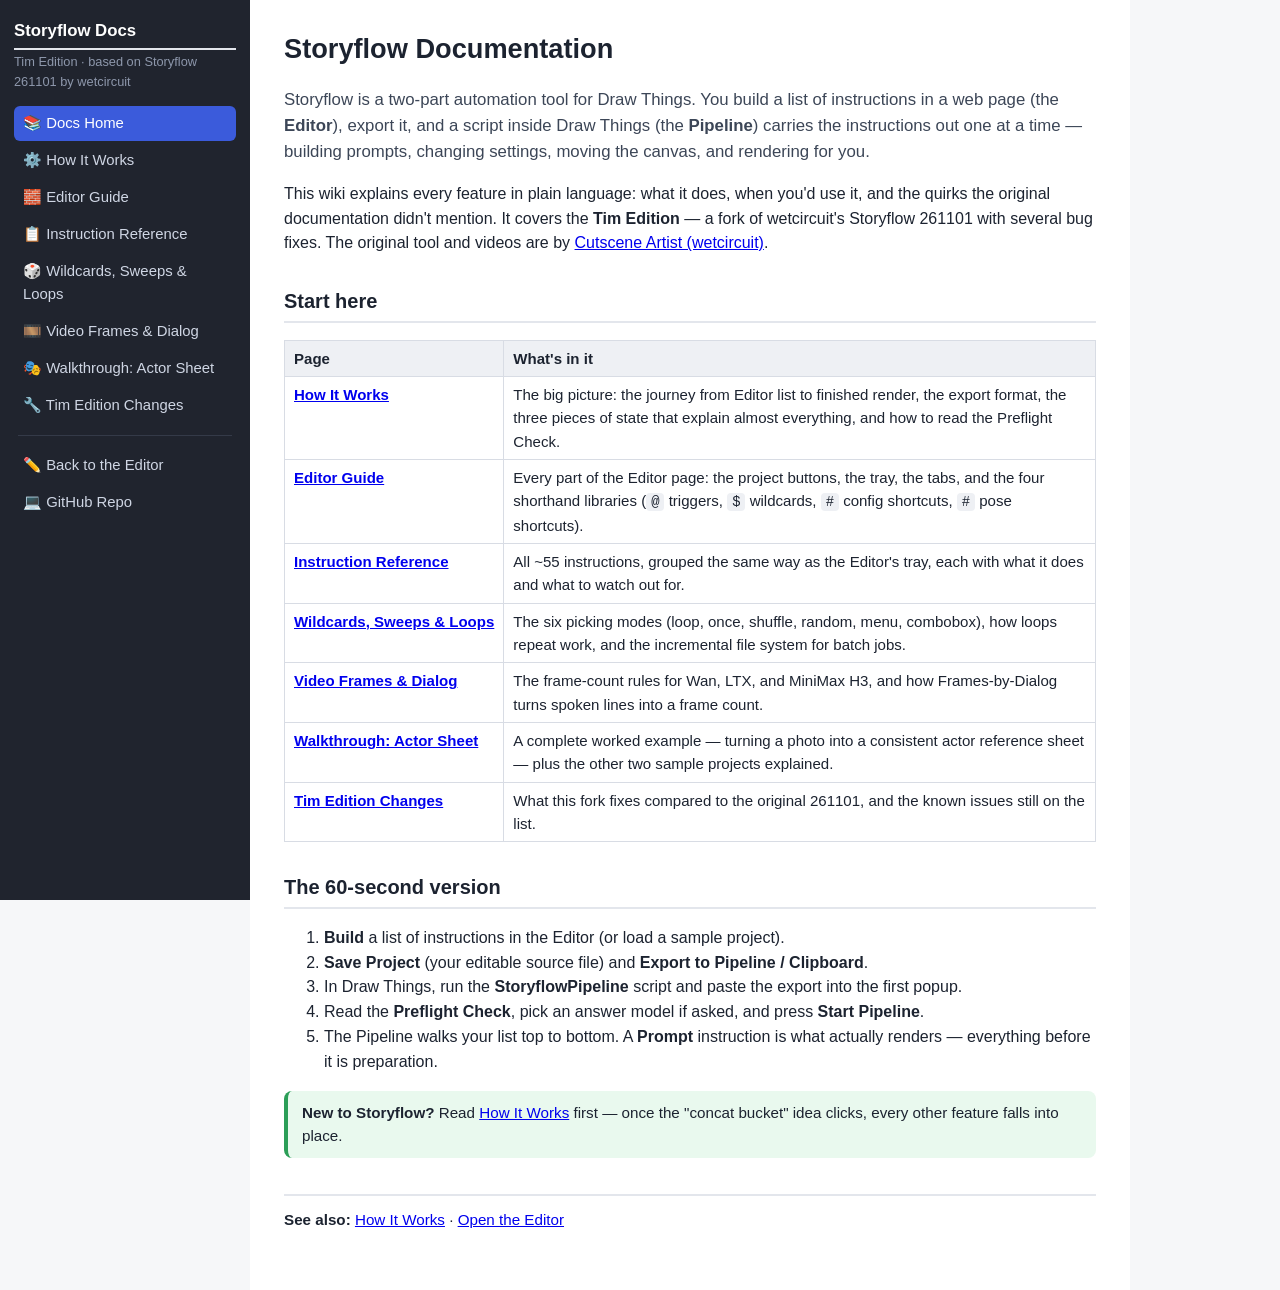
<file: docs/index.html>
<!DOCTYPE html>
<html lang="en">
<head>
<meta charset="UTF-8">
<meta name="viewport" content="width=device-width, initial-scale=1">
<title>Documentation — Storyflow Tim Edition</title>
<link rel="stylesheet" href="docs.css">
</head>
<body>
<div class="layout">
<nav class="sidebar">
  <h2>Storyflow Docs</h2>
  <div class="sub">Tim Edition · based on Storyflow 261101 by wetcircuit</div>
  <a href="index.html" class="current">📚 Docs Home</a>
  <a href="how-it-works.html">⚙️ How It Works</a>
  <a href="editor-guide.html">🧱 Editor Guide</a>
  <a href="instructions.html">📋 Instruction Reference</a>
  <a href="wildcards-loops.html">🎲 Wildcards, Sweeps &amp; Loops</a>
  <a href="video-frames.html">🎞️ Video Frames &amp; Dialog</a>
  <a href="walkthrough-actor-sheet.html">🎭 Walkthrough: Actor Sheet</a>
  <a href="tim-edition.html">🔧 Tim Edition Changes</a>
  <div class="sep"></div>
  <a href="../index.html">✏️ Back to the Editor</a>
  <a href="https://github.com/timbocf/Storyflow-Tim-Edition">💻 GitHub Repo</a>
</nav>
<main>
<h1>Storyflow Documentation</h1>
<p class="lede">Storyflow is a two-part automation tool for Draw Things. You build a list of instructions in a web page (the <strong>Editor</strong>), export it, and a script inside Draw Things (the <strong>Pipeline</strong>) carries the instructions out one at a time — building prompts, changing settings, moving the canvas, and rendering for you.</p>

<p>This wiki explains every feature in plain language: what it does, when you'd use it, and the quirks the original documentation didn't mention. It covers the <strong>Tim Edition</strong> — a fork of wetcircuit's Storyflow 261101 with several bug fixes. The original tool and videos are by <a href="https://cutsceneartist.com/DrawThings/">Cutscene Artist (wetcircuit)</a>.</p>

<h2>Start here</h2>
<table>
<tr><th>Page</th><th>What's in it</th></tr>
<tr><td><a href="how-it-works.html">How It Works</a></td><td>The big picture: the journey from Editor list to finished render, the export format, the three pieces of state that explain almost everything, and how to read the Preflight Check.</td></tr>
<tr><td><a href="editor-guide.html">Editor Guide</a></td><td>Every part of the Editor page: the project buttons, the tray, the tabs, and the four shorthand libraries (<code>@</code> triggers, <code>$</code> wildcards, <code>#</code> config shortcuts, <code>#</code> pose shortcuts).</td></tr>
<tr><td><a href="instructions.html">Instruction Reference</a></td><td>All ~55 instructions, grouped the same way as the Editor's tray, each with what it does and what to watch out for.</td></tr>
<tr><td><a href="wildcards-loops.html">Wildcards, Sweeps &amp; Loops</a></td><td>The six picking modes (loop, once, shuffle, random, menu, combobox), how loops repeat work, and the incremental file system for batch jobs.</td></tr>
<tr><td><a href="video-frames.html">Video Frames &amp; Dialog</a></td><td>The frame-count rules for Wan, LTX, and MiniMax H3, and how Frames-by-Dialog turns spoken lines into a frame count.</td></tr>
<tr><td><a href="walkthrough-actor-sheet.html">Walkthrough: Actor Sheet</a></td><td>A complete worked example — turning a photo into a consistent actor reference sheet — plus the other two sample projects explained.</td></tr>
<tr><td><a href="tim-edition.html">Tim Edition Changes</a></td><td>What this fork fixes compared to the original 261101, and the known issues still on the list.</td></tr>
</table>

<h2>The 60-second version</h2>
<ol>
<li><strong>Build</strong> a list of instructions in the Editor (or load a sample project).</li>
<li><strong>Save Project</strong> (your editable source file) and <strong>Export to Pipeline / Clipboard</strong>.</li>
<li>In Draw Things, run the <strong>StoryflowPipeline</strong> script and paste the export into the first popup.</li>
<li>Read the <strong>Preflight Check</strong>, pick an answer model if asked, and press <strong>Start Pipeline</strong>.</li>
<li>The Pipeline walks your list top to bottom. A <strong>Prompt</strong> instruction is what actually renders — everything before it is preparation.</li>
</ol>

<div class="tip"><strong>New to Storyflow?</strong> Read <a href="how-it-works.html">How It Works</a> first — once the "concat bucket" idea clicks, every other feature falls into place.</div>

<div class="seealso"><strong>See also:</strong> <a href="how-it-works.html">How It Works</a> · <a href="../index.html">Open the Editor</a></div>
</main>
</div>
</body>
</html>
</file>
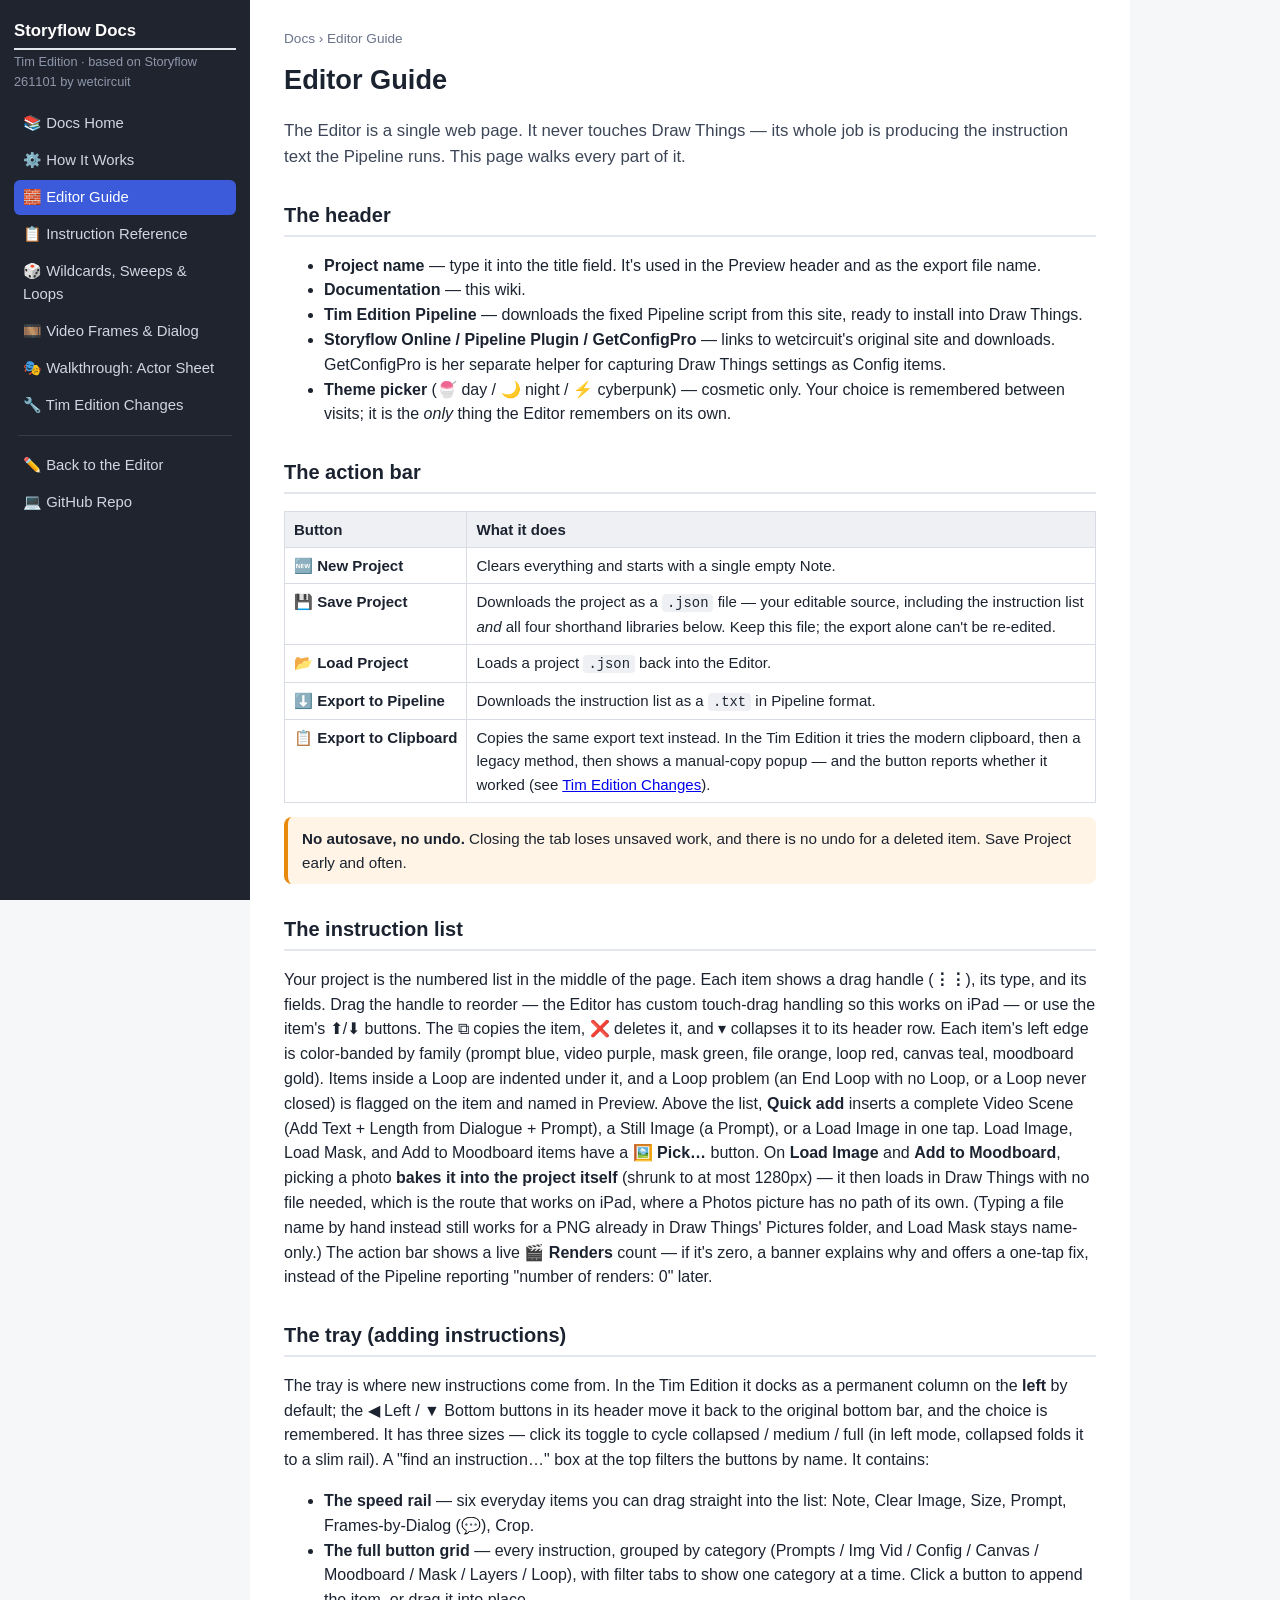
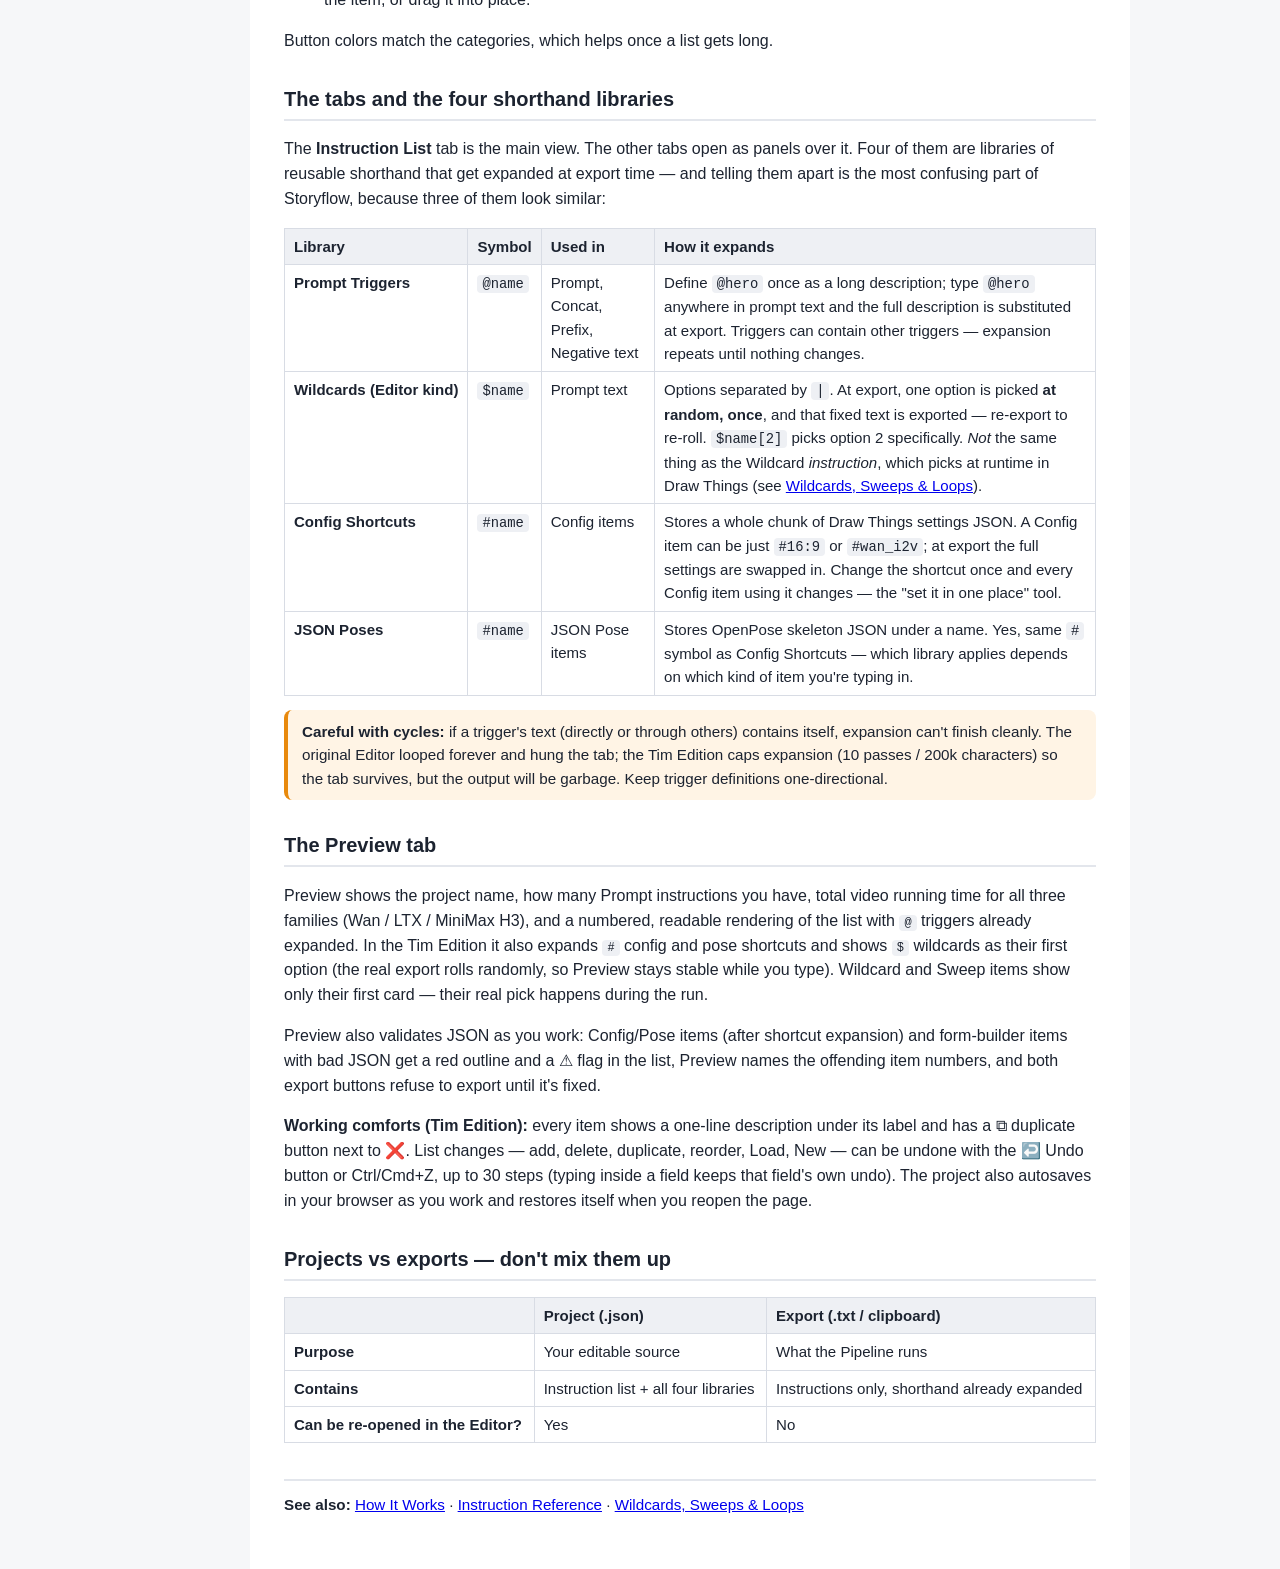
<file: docs/editor-guide.html>
<!DOCTYPE html>
<html lang="en">
<head>
<meta charset="UTF-8">
<meta name="viewport" content="width=device-width, initial-scale=1">
<title>Editor Guide — Storyflow Tim Edition Docs</title>
<link rel="stylesheet" href="docs.css">
</head>
<body>
<div class="layout">
<nav class="sidebar">
  <h2>Storyflow Docs</h2>
  <div class="sub">Tim Edition · based on Storyflow 261101 by wetcircuit</div>
  <a href="index.html">📚 Docs Home</a>
  <a href="how-it-works.html">⚙️ How It Works</a>
  <a href="editor-guide.html" class="current">🧱 Editor Guide</a>
  <a href="instructions.html">📋 Instruction Reference</a>
  <a href="wildcards-loops.html">🎲 Wildcards, Sweeps &amp; Loops</a>
  <a href="video-frames.html">🎞️ Video Frames &amp; Dialog</a>
  <a href="walkthrough-actor-sheet.html">🎭 Walkthrough: Actor Sheet</a>
  <a href="tim-edition.html">🔧 Tim Edition Changes</a>
  <div class="sep"></div>
  <a href="../index.html">✏️ Back to the Editor</a>
  <a href="https://github.com/timbocf/Storyflow-Tim-Edition">💻 GitHub Repo</a>
</nav>
<main>
<div class="crumb">Docs › Editor Guide</div>
<h1>Editor Guide</h1>
<p class="lede">The Editor is a single web page. It never touches Draw Things — its whole job is producing the instruction text the Pipeline runs. This page walks every part of it.</p>

<h2>The header</h2>
<ul>
<li><strong>Project name</strong> — type it into the title field. It's used in the Preview header and as the export file name.</li>
<li><strong>Documentation</strong> — this wiki.</li>
<li><strong>Tim Edition Pipeline</strong> — downloads the fixed Pipeline script from this site, ready to install into Draw Things.</li>
<li><strong>Storyflow Online / Pipeline Plugin / GetConfigPro</strong> — links to wetcircuit's original site and downloads. GetConfigPro is her separate helper for capturing Draw Things settings as Config items.</li>
<li><strong>Theme picker</strong> (🍧 day / 🌙 night / ⚡ cyberpunk) — cosmetic only. Your choice is remembered between visits; it is the <em>only</em> thing the Editor remembers on its own.</li>
</ul>

<h2>The action bar</h2>
<table>
<tr><th>Button</th><th>What it does</th></tr>
<tr><td>🆕 New Project</td><td>Clears everything and starts with a single empty Note.</td></tr>
<tr><td>💾 Save Project</td><td>Downloads the project as a <code>.json</code> file — your editable source, including the instruction list <em>and</em> all four shorthand libraries below. Keep this file; the export alone can't be re-edited.</td></tr>
<tr><td>📂 Load Project</td><td>Loads a project <code>.json</code> back into the Editor.</td></tr>
<tr><td>⬇️ Export to Pipeline</td><td>Downloads the instruction list as a <code>.txt</code> in Pipeline format.</td></tr>
<tr><td>📋 Export to Clipboard</td><td>Copies the same export text instead. In the Tim Edition it tries the modern clipboard, then a legacy method, then shows a manual-copy popup — and the button reports whether it worked (see <a href="tim-edition.html">Tim Edition Changes</a>).</td></tr>
</table>
<div class="warn"><strong>No autosave, no undo.</strong> Closing the tab loses unsaved work, and there is no undo for a deleted item. Save Project early and often.</div>

<h2>The instruction list</h2>
<p>Your project is the numbered list in the middle of the page. Each item shows a drag handle (<strong>⋮⋮</strong>), its type, and its fields. Drag the handle to reorder — the Editor has custom touch-drag handling so this works on iPad — or use the item's ⬆/⬇ buttons. The ⧉ copies the item, ❌ deletes it, and ▾ collapses it to its header row. Each item's left edge is color-banded by family (prompt blue, video purple, mask green, file orange, loop red, canvas teal, moodboard gold). Items inside a Loop are indented under it, and a Loop problem (an End Loop with no Loop, or a Loop never closed) is flagged on the item and named in Preview. Above the list, <strong>Quick add</strong> inserts a complete Video Scene (Add Text + Length from Dialogue + Prompt), a Still Image (a Prompt), or a Load Image in one tap. Load Image, Load Mask, and Add to Moodboard items have a <strong>🖼️ Pick…</strong> button. On <strong>Load Image</strong> and <strong>Add to Moodboard</strong>, picking a photo <strong>bakes it into the project itself</strong> (shrunk to at most 1280px) — it then loads in Draw Things with no file needed, which is the route that works on iPad, where a Photos picture has no path of its own. (Typing a file name by hand instead still works for a PNG already in Draw Things' Pictures folder, and Load Mask stays name-only.) The action bar shows a live <strong>🎬 Renders</strong> count — if it's zero, a banner explains why and offers a one-tap fix, instead of the Pipeline reporting "number of renders: 0" later.</p>

<h2>The tray (adding instructions)</h2>
<p>The tray is where new instructions come from. In the Tim Edition it docks as a permanent column on the <strong>left</strong> by default; the ◀ Left / ▼ Bottom buttons in its header move it back to the original bottom bar, and the choice is remembered. It has three sizes — click its toggle to cycle collapsed / medium / full (in left mode, collapsed folds it to a slim rail). A "find an instruction…" box at the top filters the buttons by name. It contains:</p>
<ul>
<li><strong>The speed rail</strong> — six everyday items you can drag straight into the list: Note, Clear Image, Size, Prompt, Frames-by-Dialog (💬), Crop.</li>
<li><strong>The full button grid</strong> — every instruction, grouped by category (Prompts / Img Vid / Config / Canvas / Moodboard / Mask / Layers / Loop), with filter tabs to show one category at a time. Click a button to append the item, or drag it into place.</li>
</ul>
<p>Button colors match the categories, which helps once a list gets long.</p>

<h2>The tabs and the four shorthand libraries</h2>
<p>The <strong>Instruction List</strong> tab is the main view. The other tabs open as panels over it. Four of them are libraries of reusable shorthand that get expanded at export time — and telling them apart is the most confusing part of Storyflow, because three of them look similar:</p>
<table>
<tr><th>Library</th><th>Symbol</th><th>Used in</th><th>How it expands</th></tr>
<tr><td><strong>Prompt Triggers</strong></td><td><code>@name</code></td><td>Prompt, Concat, Prefix, Negative text</td><td>Define <code>@hero</code> once as a long description; type <code>@hero</code> anywhere in prompt text and the full description is substituted at export. Triggers can contain other triggers — expansion repeats until nothing changes.</td></tr>
<tr><td><strong>Wildcards</strong> (Editor kind)</td><td><code>$name</code></td><td>Prompt text</td><td>Options separated by <code>|</code>. At export, one option is picked <strong>at random, once</strong>, and that fixed text is exported — re-export to re-roll. <code>$name[2]</code> picks option 2 specifically. <em>Not</em> the same thing as the Wildcard <em>instruction</em>, which picks at runtime in Draw Things (see <a href="wildcards-loops.html">Wildcards, Sweeps &amp; Loops</a>).</td></tr>
<tr><td><strong>Config Shortcuts</strong></td><td><code>#name</code></td><td>Config items</td><td>Stores a whole chunk of Draw Things settings JSON. A Config item can be just <code>#16:9</code> or <code>#wan_i2v</code>; at export the full settings are swapped in. Change the shortcut once and every Config item using it changes — the "set it in one place" tool.</td></tr>
<tr><td><strong>JSON Poses</strong></td><td><code>#name</code></td><td>JSON Pose items</td><td>Stores OpenPose skeleton JSON under a name. Yes, same <code>#</code> symbol as Config Shortcuts — which library applies depends on which kind of item you're typing in.</td></tr>
</table>
<div class="warn"><strong>Careful with cycles:</strong> if a trigger's text (directly or through others) contains itself, expansion can't finish cleanly. The original Editor looped forever and hung the tab; the Tim Edition caps expansion (10 passes / 200k characters) so the tab survives, but the output will be garbage. Keep trigger definitions one-directional.</div>

<h2>The Preview tab</h2>
<p>Preview shows the project name, how many Prompt instructions you have, total video running time for all three families (Wan / LTX / MiniMax H3), and a numbered, readable rendering of the list with <code>@</code> triggers already expanded. In the Tim Edition it also expands <code>#</code> config and pose shortcuts and shows <code>$</code> wildcards as their first option (the real export rolls randomly, so Preview stays stable while you type). Wildcard and Sweep items show only their first card — their real pick happens during the run.</p>
<p>Preview also validates JSON as you work: Config/Pose items (after shortcut expansion) and form-builder items with bad JSON get a red outline and a ⚠ flag in the list, Preview names the offending item numbers, and both export buttons refuse to export until it's fixed.</p>
<p><strong>Working comforts (Tim Edition):</strong> every item shows a one-line description under its label and has a ⧉ duplicate button next to ❌. List changes — add, delete, duplicate, reorder, Load, New — can be undone with the ↩️ Undo button or Ctrl/Cmd+Z, up to 30 steps (typing inside a field keeps that field's own undo). The project also autosaves in your browser as you work and restores itself when you reopen the page.</p>

<h2>Projects vs exports — don't mix them up</h2>
<table>
<tr><th></th><th>Project (.json)</th><th>Export (.txt / clipboard)</th></tr>
<tr><td>Purpose</td><td>Your editable source</td><td>What the Pipeline runs</td></tr>
<tr><td>Contains</td><td>Instruction list + all four libraries</td><td>Instructions only, shorthand already expanded</td></tr>
<tr><td>Can be re-opened in the Editor?</td><td>Yes</td><td>No</td></tr>
</table>

<div class="seealso"><strong>See also:</strong> <a href="how-it-works.html">How It Works</a> · <a href="instructions.html">Instruction Reference</a> · <a href="wildcards-loops.html">Wildcards, Sweeps &amp; Loops</a></div>
</main>
</div>
</body>
</html>
</file>
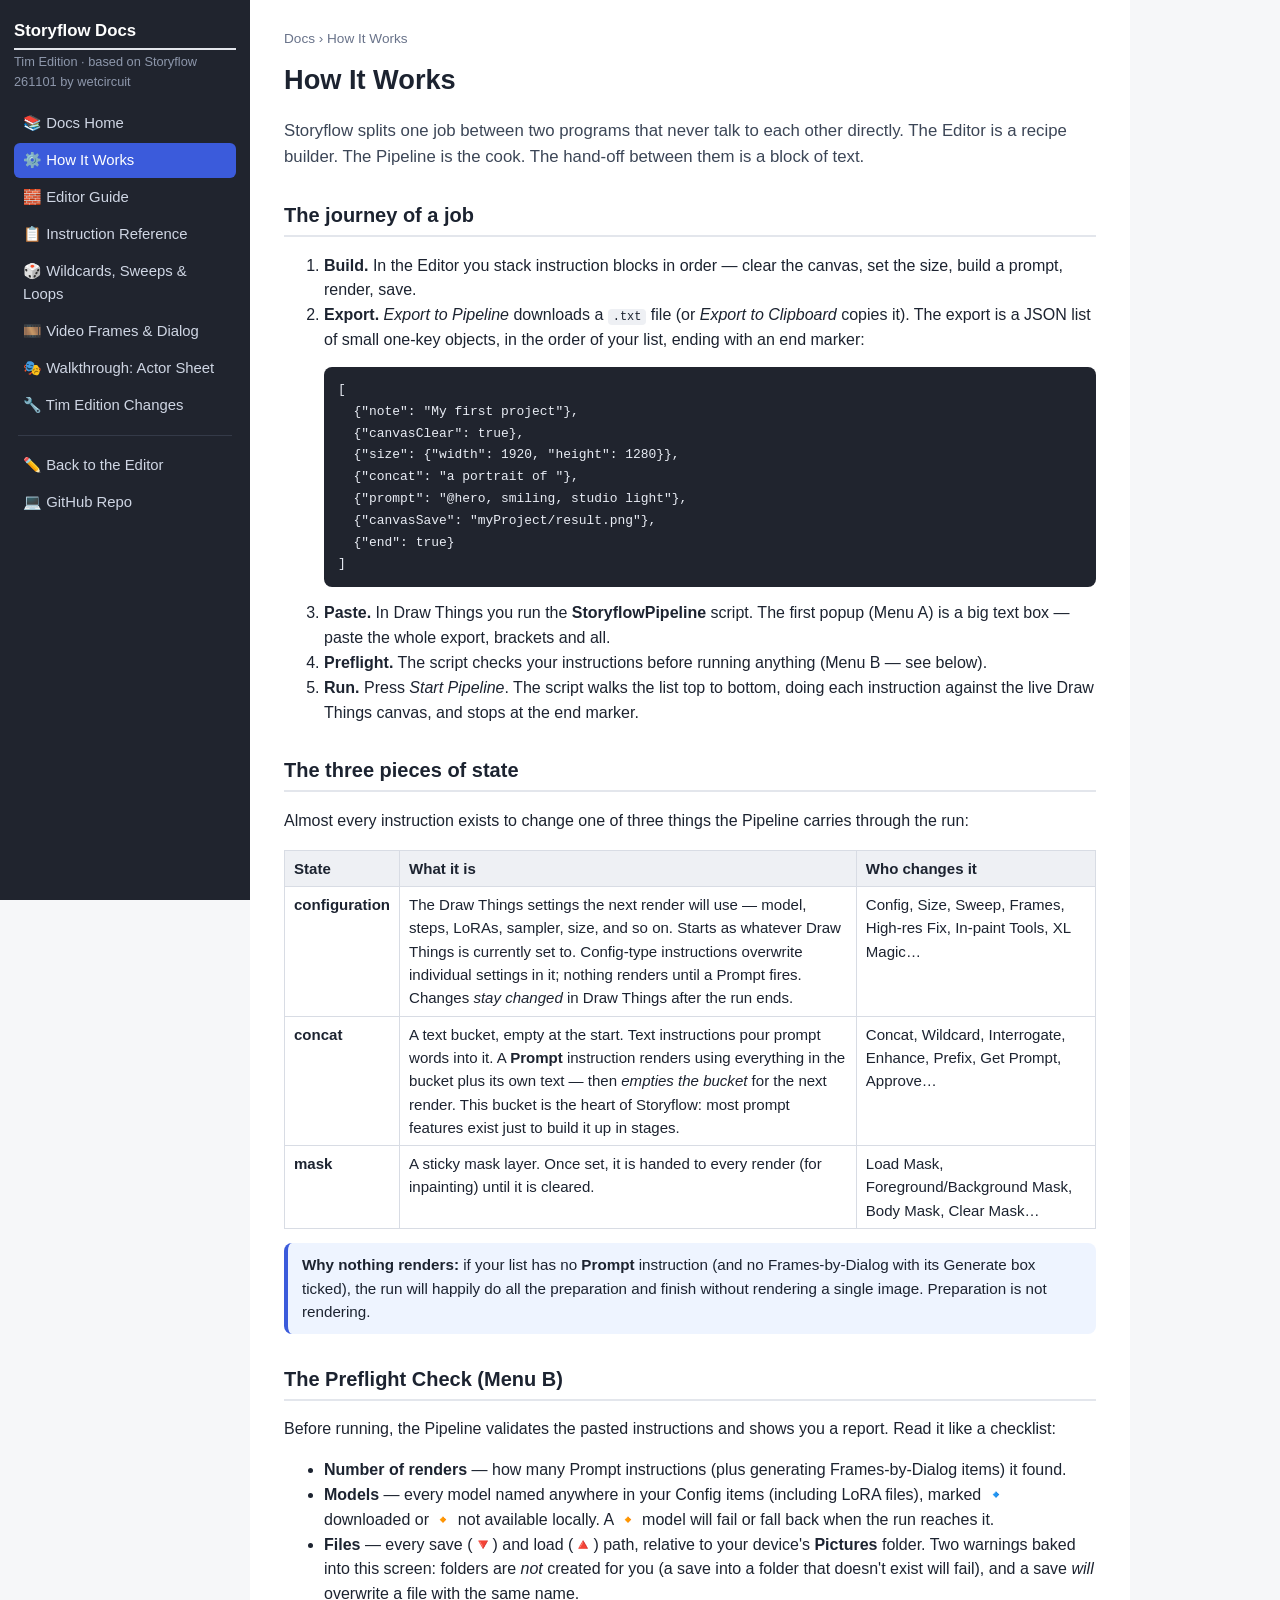
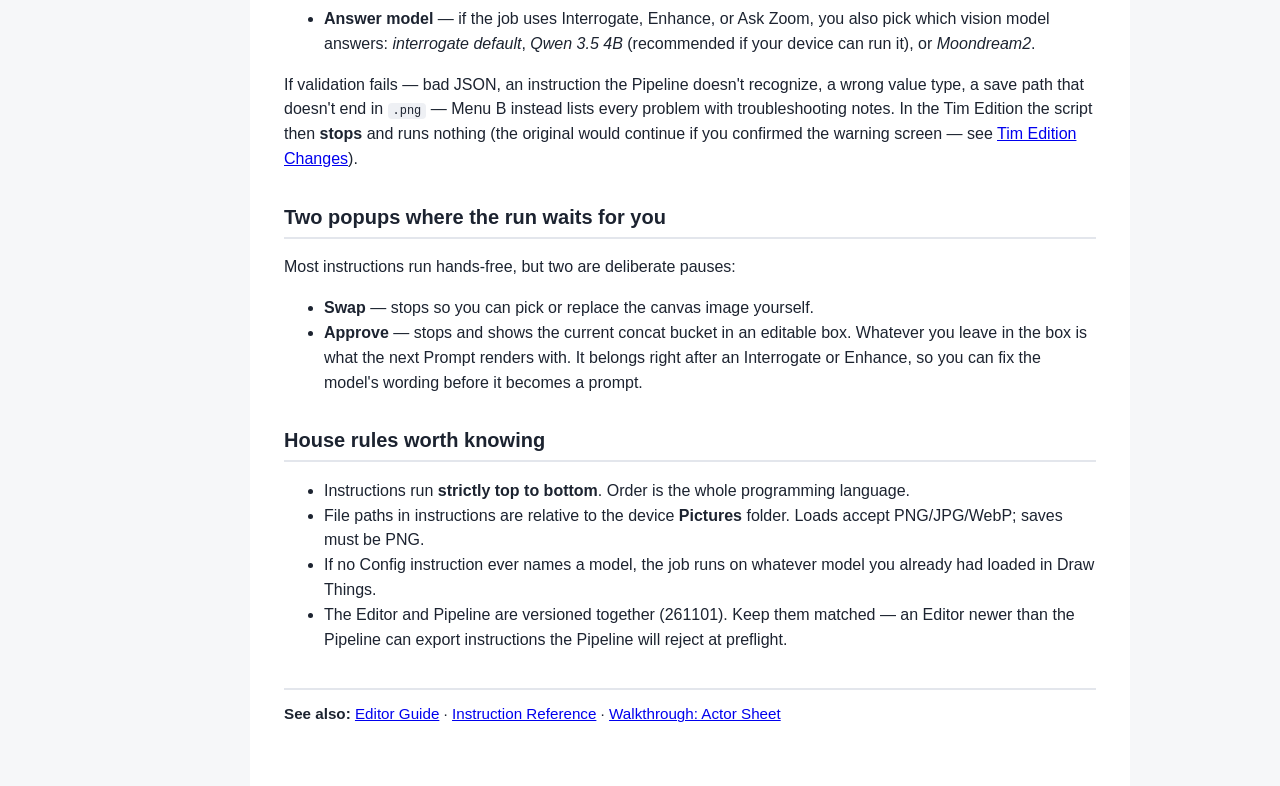
<file: docs/how-it-works.html>
<!DOCTYPE html>
<html lang="en">
<head>
<meta charset="UTF-8">
<meta name="viewport" content="width=device-width, initial-scale=1">
<title>How It Works — Storyflow Tim Edition Docs</title>
<link rel="stylesheet" href="docs.css">
</head>
<body>
<div class="layout">
<nav class="sidebar">
  <h2>Storyflow Docs</h2>
  <div class="sub">Tim Edition · based on Storyflow 261101 by wetcircuit</div>
  <a href="index.html">📚 Docs Home</a>
  <a href="how-it-works.html" class="current">⚙️ How It Works</a>
  <a href="editor-guide.html">🧱 Editor Guide</a>
  <a href="instructions.html">📋 Instruction Reference</a>
  <a href="wildcards-loops.html">🎲 Wildcards, Sweeps &amp; Loops</a>
  <a href="video-frames.html">🎞️ Video Frames &amp; Dialog</a>
  <a href="walkthrough-actor-sheet.html">🎭 Walkthrough: Actor Sheet</a>
  <a href="tim-edition.html">🔧 Tim Edition Changes</a>
  <div class="sep"></div>
  <a href="../index.html">✏️ Back to the Editor</a>
  <a href="https://github.com/timbocf/Storyflow-Tim-Edition">💻 GitHub Repo</a>
</nav>
<main>
<div class="crumb">Docs › How It Works</div>
<h1>How It Works</h1>
<p class="lede">Storyflow splits one job between two programs that never talk to each other directly. The Editor is a recipe builder. The Pipeline is the cook. The hand-off between them is a block of text.</p>

<h2>The journey of a job</h2>
<ol>
<li><strong>Build.</strong> In the Editor you stack instruction blocks in order — clear the canvas, set the size, build a prompt, render, save.</li>
<li><strong>Export.</strong> <em>Export to Pipeline</em> downloads a <code>.txt</code> file (or <em>Export to Clipboard</em> copies it). The export is a JSON list of small one-key objects, in the order of your list, ending with an end marker:
<pre><code>[
  {"note": "My first project"},
  {"canvasClear": true},
  {"size": {"width": 1920, "height": 1280}},
  {"concat": "a portrait of "},
  {"prompt": "@hero, smiling, studio light"},
  {"canvasSave": "myProject/result.png"},
  {"end": true}
]</code></pre></li>
<li><strong>Paste.</strong> In Draw Things you run the <strong>StoryflowPipeline</strong> script. The first popup (Menu A) is a big text box — paste the whole export, brackets and all.</li>
<li><strong>Preflight.</strong> The script checks your instructions before running anything (Menu B — see below).</li>
<li><strong>Run.</strong> Press <em>Start Pipeline</em>. The script walks the list top to bottom, doing each instruction against the live Draw Things canvas, and stops at the end marker.</li>
</ol>

<h2>The three pieces of state</h2>
<p>Almost every instruction exists to change one of three things the Pipeline carries through the run:</p>
<table>
<tr><th>State</th><th>What it is</th><th>Who changes it</th></tr>
<tr><td><strong>configuration</strong></td><td>The Draw Things settings the next render will use — model, steps, LoRAs, sampler, size, and so on. Starts as whatever Draw Things is currently set to. Config-type instructions overwrite individual settings in it; nothing renders until a Prompt fires. Changes <em>stay changed</em> in Draw Things after the run ends.</td><td>Config, Size, Sweep, Frames, High-res Fix, In-paint Tools, XL Magic…</td></tr>
<tr><td><strong>concat</strong></td><td>A text bucket, empty at the start. Text instructions pour prompt words into it. A <strong>Prompt</strong> instruction renders using everything in the bucket plus its own text — then <em>empties the bucket</em> for the next render. This bucket is the heart of Storyflow: most prompt features exist just to build it up in stages.</td><td>Concat, Wildcard, Interrogate, Enhance, Prefix, Get Prompt, Approve…</td></tr>
<tr><td><strong>mask</strong></td><td>A sticky mask layer. Once set, it is handed to every render (for inpainting) until it is cleared.</td><td>Load Mask, Foreground/Background Mask, Body Mask, Clear Mask…</td></tr>
</table>

<div class="note"><strong>Why nothing renders:</strong> if your list has no <strong>Prompt</strong> instruction (and no Frames-by-Dialog with its Generate box ticked), the run will happily do all the preparation and finish without rendering a single image. Preparation is not rendering.</div>

<h2>The Preflight Check (Menu B)</h2>
<p>Before running, the Pipeline validates the pasted instructions and shows you a report. Read it like a checklist:</p>
<ul>
<li><strong>Number of renders</strong> — how many Prompt instructions (plus generating Frames-by-Dialog items) it found.</li>
<li><strong>Models</strong> — every model named anywhere in your Config items (including LoRA files), marked 🔹 downloaded or 🔸 not available locally. A 🔸 model will fail or fall back when the run reaches it.</li>
<li><strong>Files</strong> — every save (🔻) and load (🔺) path, relative to your device's <strong>Pictures</strong> folder. Two warnings baked into this screen: folders are <em>not</em> created for you (a save into a folder that doesn't exist will fail), and a save <em>will</em> overwrite a file with the same name.</li>
<li><strong>Answer model</strong> — if the job uses Interrogate, Enhance, or Ask Zoom, you also pick which vision model answers: <em>interrogate default</em>, <em>Qwen 3.5 4B</em> (recommended if your device can run it), or <em>Moondream2</em>.</li>
</ul>
<p>If validation fails — bad JSON, an instruction the Pipeline doesn't recognize, a wrong value type, a save path that doesn't end in <code>.png</code> — Menu B instead lists every problem with troubleshooting notes. In the Tim Edition the script then <strong>stops</strong> and runs nothing (the original would continue if you confirmed the warning screen — see <a href="tim-edition.html">Tim Edition Changes</a>).</p>

<h2>Two popups where the run waits for you</h2>
<p>Most instructions run hands-free, but two are deliberate pauses:</p>
<ul>
<li><strong>Swap</strong> — stops so you can pick or replace the canvas image yourself.</li>
<li><strong>Approve</strong> — stops and shows the current concat bucket in an editable box. Whatever you leave in the box is what the next Prompt renders with. It belongs right after an Interrogate or Enhance, so you can fix the model's wording before it becomes a prompt.</li>
</ul>

<h2>House rules worth knowing</h2>
<ul>
<li>Instructions run <strong>strictly top to bottom</strong>. Order is the whole programming language.</li>
<li>File paths in instructions are relative to the device <strong>Pictures</strong> folder. Loads accept PNG/JPG/WebP; saves must be PNG.</li>
<li>If no Config instruction ever names a model, the job runs on whatever model you already had loaded in Draw Things.</li>
<li>The Editor and Pipeline are versioned together (261101). Keep them matched — an Editor newer than the Pipeline can export instructions the Pipeline will reject at preflight.</li>
</ul>

<div class="seealso"><strong>See also:</strong> <a href="editor-guide.html">Editor Guide</a> · <a href="instructions.html">Instruction Reference</a> · <a href="walkthrough-actor-sheet.html">Walkthrough: Actor Sheet</a></div>
</main>
</div>
</body>
</html>
</file>
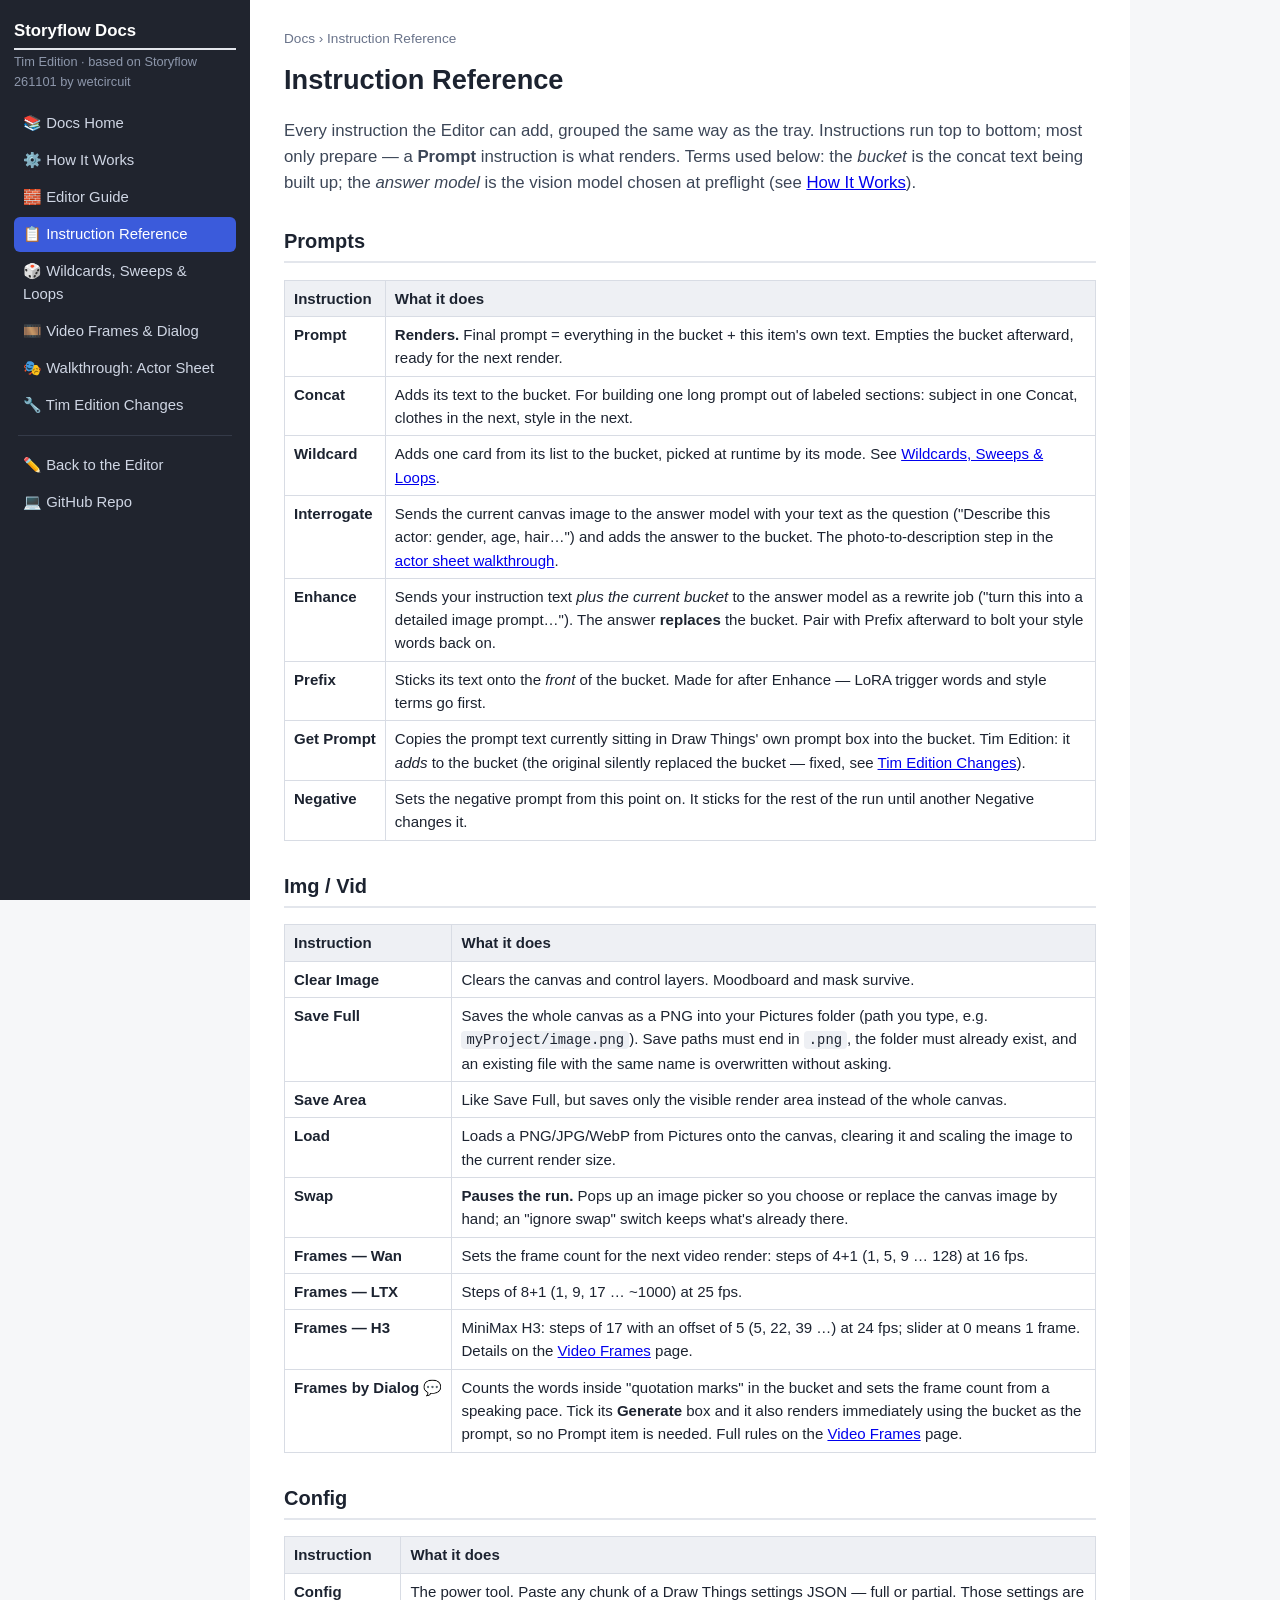
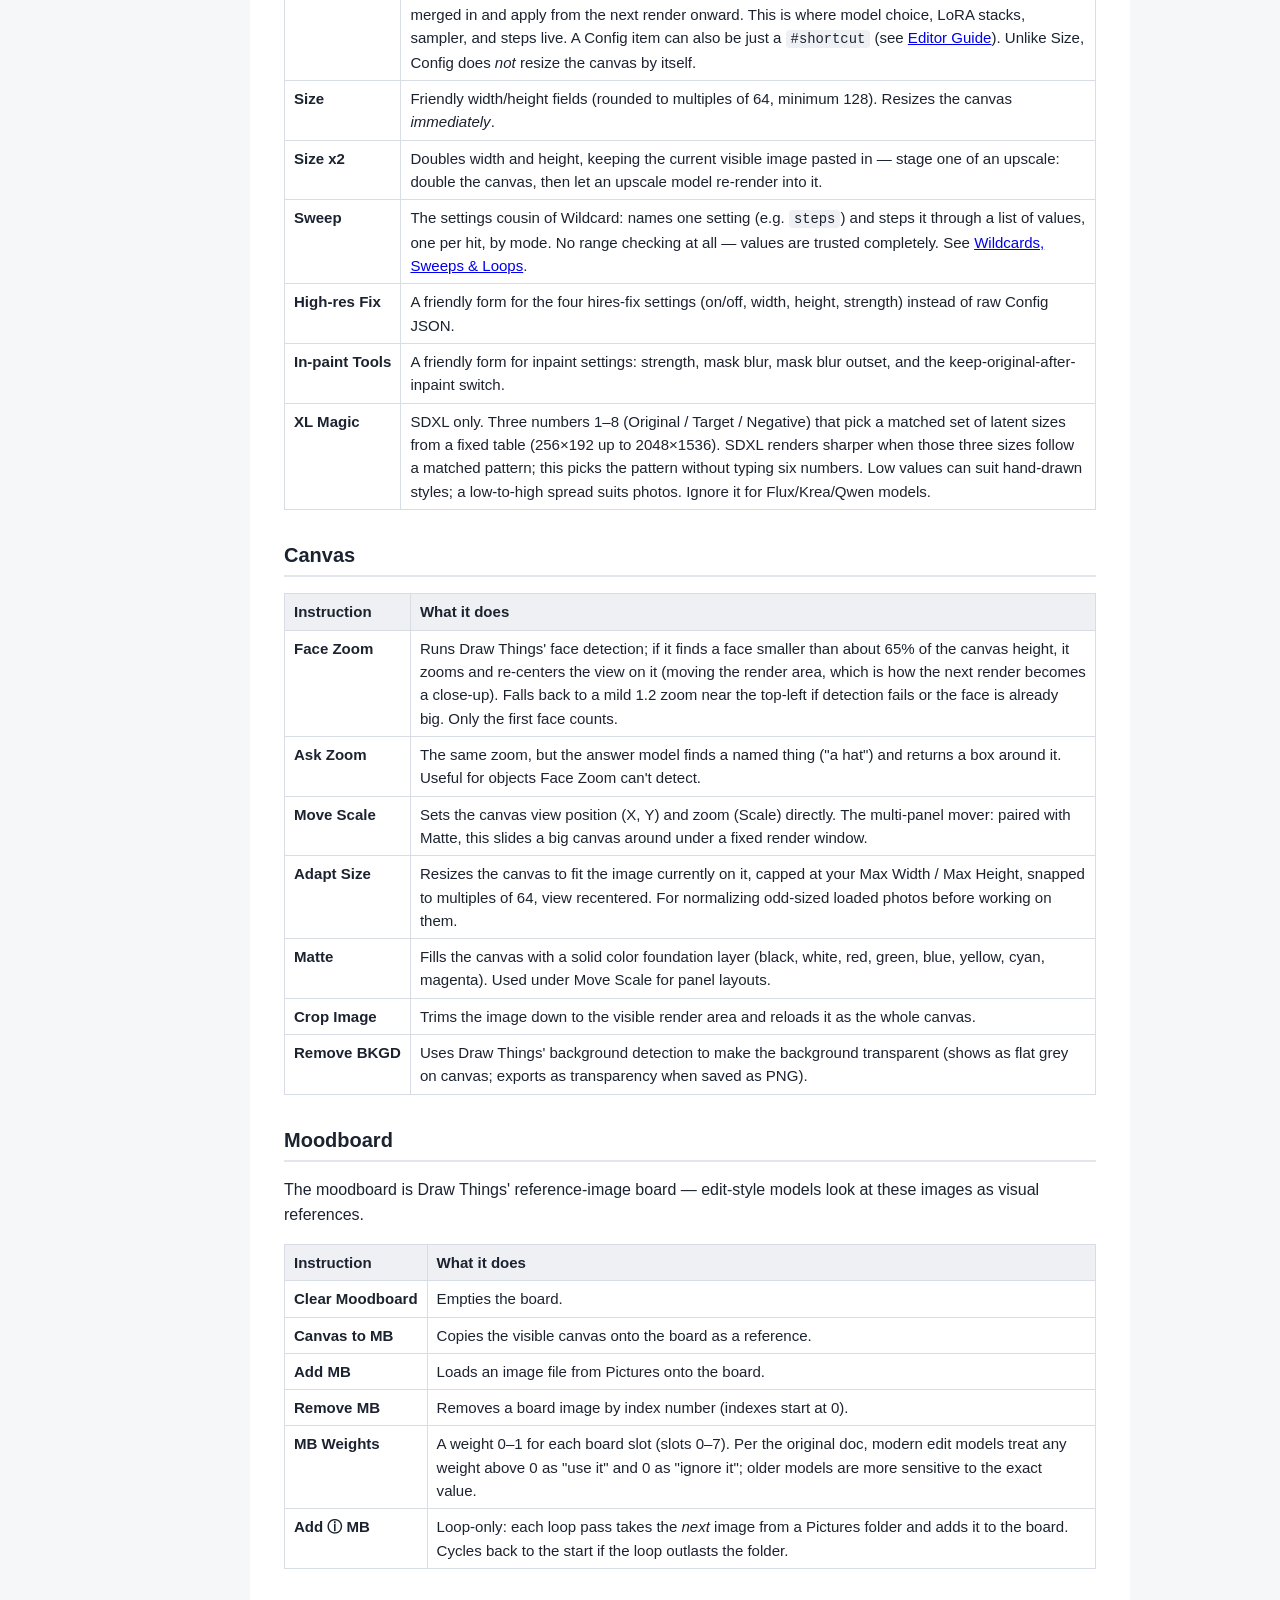
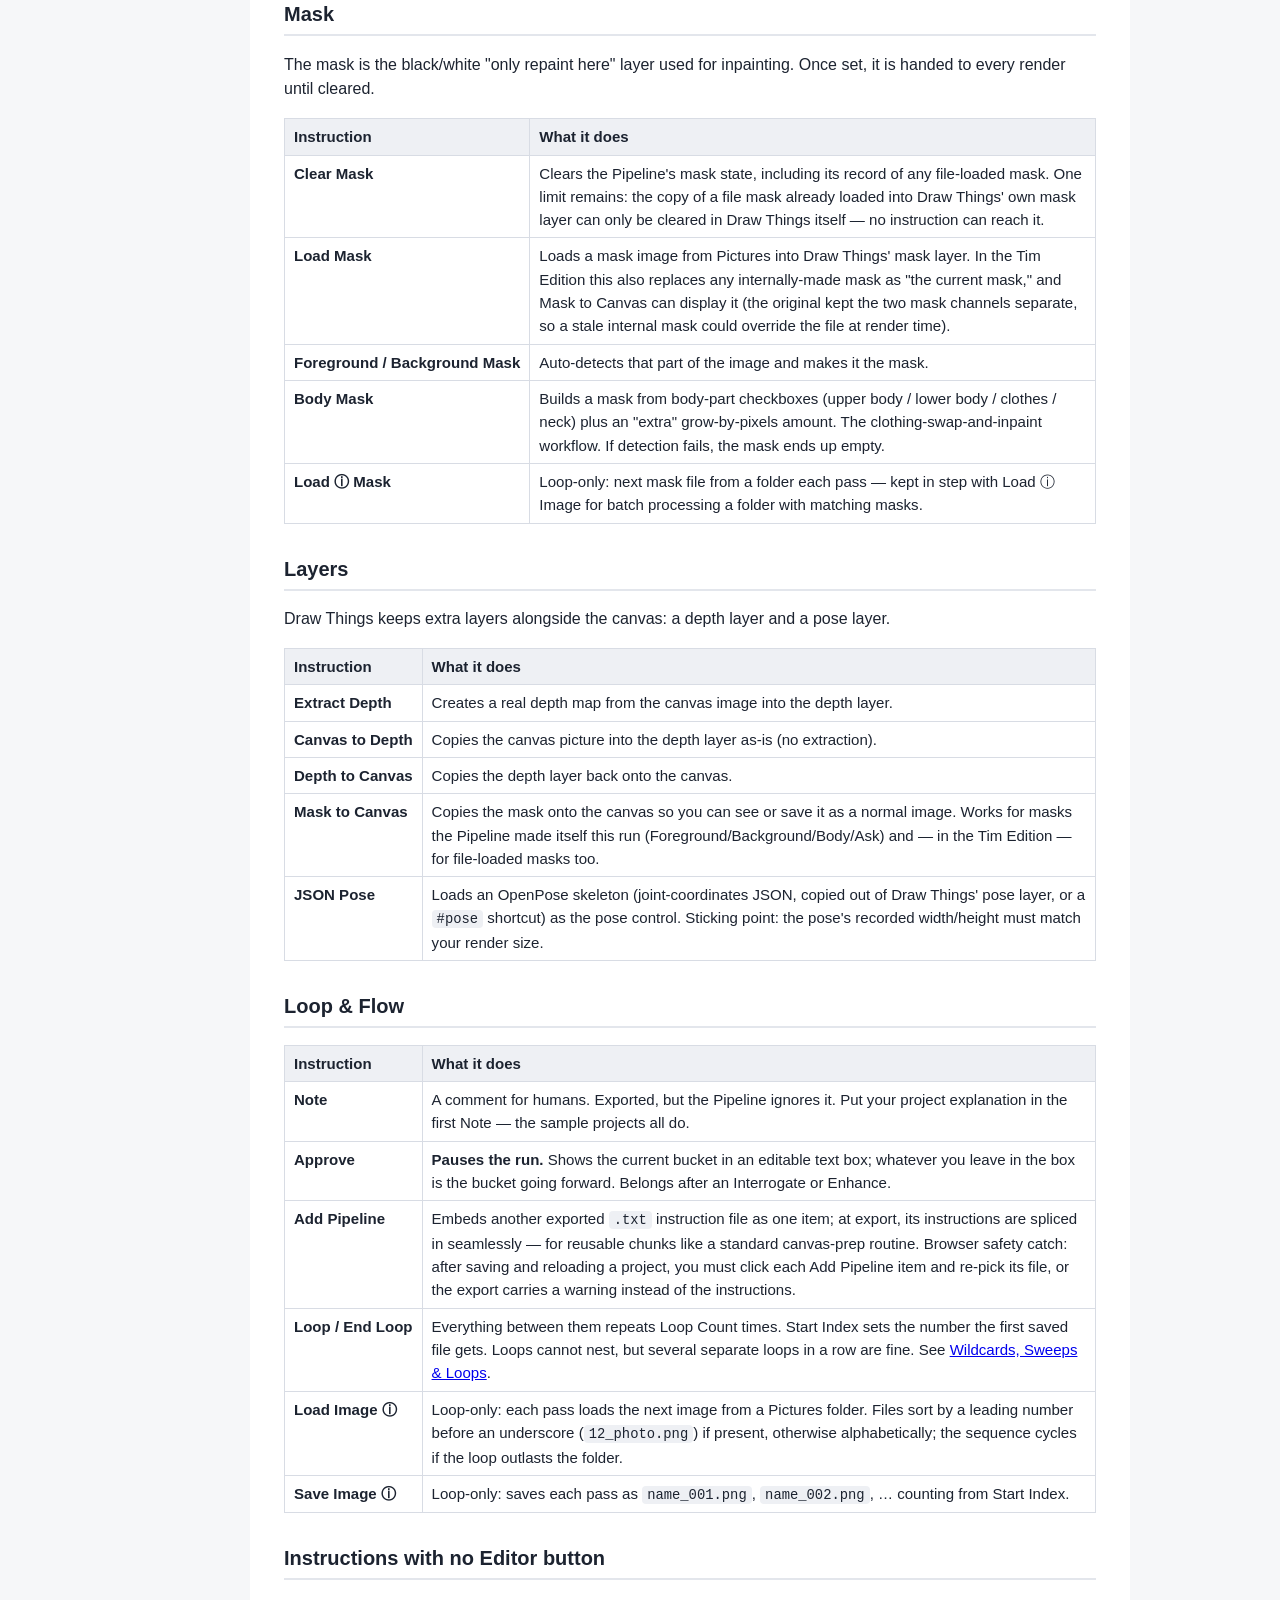
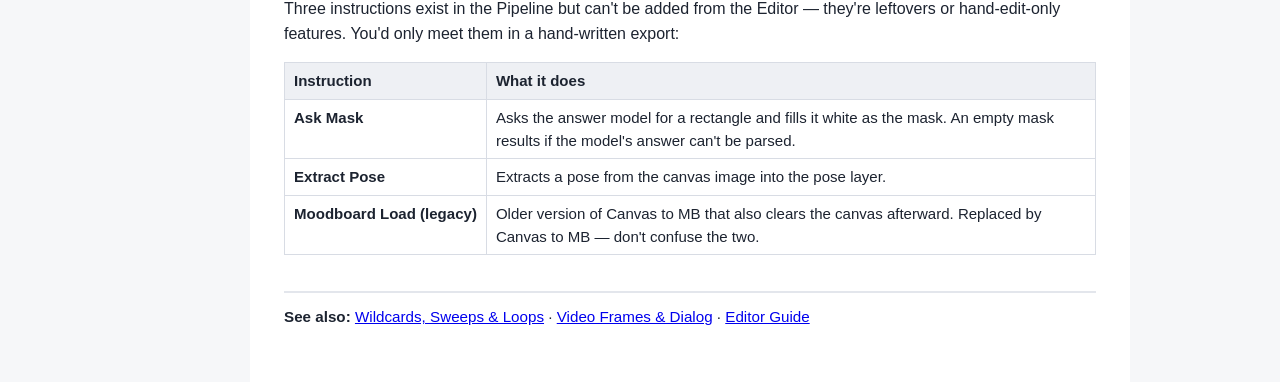
<file: docs/instructions.html>
<!DOCTYPE html>
<html lang="en">
<head>
<meta charset="UTF-8">
<meta name="viewport" content="width=device-width, initial-scale=1">
<title>Instruction Reference — Storyflow Tim Edition Docs</title>
<link rel="stylesheet" href="docs.css">
</head>
<body>
<div class="layout">
<nav class="sidebar">
  <h2>Storyflow Docs</h2>
  <div class="sub">Tim Edition · based on Storyflow 261101 by wetcircuit</div>
  <a href="index.html">📚 Docs Home</a>
  <a href="how-it-works.html">⚙️ How It Works</a>
  <a href="editor-guide.html">🧱 Editor Guide</a>
  <a href="instructions.html" class="current">📋 Instruction Reference</a>
  <a href="wildcards-loops.html">🎲 Wildcards, Sweeps &amp; Loops</a>
  <a href="video-frames.html">🎞️ Video Frames &amp; Dialog</a>
  <a href="walkthrough-actor-sheet.html">🎭 Walkthrough: Actor Sheet</a>
  <a href="tim-edition.html">🔧 Tim Edition Changes</a>
  <div class="sep"></div>
  <a href="../index.html">✏️ Back to the Editor</a>
  <a href="https://github.com/timbocf/Storyflow-Tim-Edition">💻 GitHub Repo</a>
</nav>
<main>
<div class="crumb">Docs › Instruction Reference</div>
<h1>Instruction Reference</h1>
<p class="lede">Every instruction the Editor can add, grouped the same way as the tray. Instructions run top to bottom; most only prepare — a <strong>Prompt</strong> instruction is what renders. Terms used below: the <em>bucket</em> is the concat text being built up; the <em>answer model</em> is the vision model chosen at preflight (see <a href="how-it-works.html">How It Works</a>).</p>

<h2>Prompts</h2>
<table>
<tr><th>Instruction</th><th>What it does</th></tr>
<tr><td>Prompt</td><td><strong>Renders.</strong> Final prompt = everything in the bucket + this item's own text. Empties the bucket afterward, ready for the next render.</td></tr>
<tr><td>Concat</td><td>Adds its text to the bucket. For building one long prompt out of labeled sections: subject in one Concat, clothes in the next, style in the next.</td></tr>
<tr><td>Wildcard</td><td>Adds one card from its list to the bucket, picked at runtime by its mode. See <a href="wildcards-loops.html">Wildcards, Sweeps &amp; Loops</a>.</td></tr>
<tr><td>Interrogate</td><td>Sends the current canvas image to the answer model with your text as the question ("Describe this actor: gender, age, hair…") and adds the answer to the bucket. The photo-to-description step in the <a href="walkthrough-actor-sheet.html">actor sheet walkthrough</a>.</td></tr>
<tr><td>Enhance</td><td>Sends your instruction text <em>plus the current bucket</em> to the answer model as a rewrite job ("turn this into a detailed image prompt…"). The answer <strong>replaces</strong> the bucket. Pair with Prefix afterward to bolt your style words back on.</td></tr>
<tr><td>Prefix</td><td>Sticks its text onto the <em>front</em> of the bucket. Made for after Enhance — LoRA trigger words and style terms go first.</td></tr>
<tr><td>Get Prompt</td><td>Copies the prompt text currently sitting in Draw Things' own prompt box into the bucket. Tim Edition: it <em>adds</em> to the bucket (the original silently replaced the bucket — fixed, see <a href="tim-edition.html">Tim Edition Changes</a>).</td></tr>
<tr><td>Negative</td><td>Sets the negative prompt from this point on. It sticks for the rest of the run until another Negative changes it.</td></tr>
</table>

<h2>Img / Vid</h2>
<table>
<tr><th>Instruction</th><th>What it does</th></tr>
<tr><td>Clear Image</td><td>Clears the canvas and control layers. Moodboard and mask survive.</td></tr>
<tr><td>Save Full</td><td>Saves the whole canvas as a PNG into your Pictures folder (path you type, e.g. <code>myProject/image.png</code>). Save paths must end in <code>.png</code>, the folder must already exist, and an existing file with the same name is overwritten without asking.</td></tr>
<tr><td>Save Area</td><td>Like Save Full, but saves only the visible render area instead of the whole canvas.</td></tr>
<tr><td>Load</td><td>Loads a PNG/JPG/WebP from Pictures onto the canvas, clearing it and scaling the image to the current render size.</td></tr>
<tr><td>Swap</td><td><strong>Pauses the run.</strong> Pops up an image picker so you choose or replace the canvas image by hand; an "ignore swap" switch keeps what's already there.</td></tr>
<tr><td>Frames — Wan</td><td>Sets the frame count for the next video render: steps of 4+1 (1, 5, 9 … 128) at 16 fps.</td></tr>
<tr><td>Frames — LTX</td><td>Steps of 8+1 (1, 9, 17 … ~1000) at 25 fps.</td></tr>
<tr><td>Frames — H3</td><td>MiniMax H3: steps of 17 with an offset of 5 (5, 22, 39 …) at 24 fps; slider at 0 means 1 frame. Details on the <a href="video-frames.html">Video Frames</a> page.</td></tr>
<tr><td>Frames by Dialog 💬</td><td>Counts the words inside "quotation marks" in the bucket and sets the frame count from a speaking pace. Tick its <strong>Generate</strong> box and it also renders immediately using the bucket as the prompt, so no Prompt item is needed. Full rules on the <a href="video-frames.html">Video Frames</a> page.</td></tr>
</table>

<h2>Config</h2>
<table>
<tr><th>Instruction</th><th>What it does</th></tr>
<tr><td>Config</td><td>The power tool. Paste any chunk of a Draw Things settings JSON — full or partial. Those settings are merged in and apply from the next render onward. This is where model choice, LoRA stacks, sampler, and steps live. A Config item can also be just a <code>#shortcut</code> (see <a href="editor-guide.html">Editor Guide</a>). Unlike Size, Config does <em>not</em> resize the canvas by itself.</td></tr>
<tr><td>Size</td><td>Friendly width/height fields (rounded to multiples of 64, minimum 128). Resizes the canvas <em>immediately</em>.</td></tr>
<tr><td>Size x2</td><td>Doubles width and height, keeping the current visible image pasted in — stage one of an upscale: double the canvas, then let an upscale model re-render into it.</td></tr>
<tr><td>Sweep</td><td>The settings cousin of Wildcard: names one setting (e.g. <code>steps</code>) and steps it through a list of values, one per hit, by mode. No range checking at all — values are trusted completely. See <a href="wildcards-loops.html">Wildcards, Sweeps &amp; Loops</a>.</td></tr>
<tr><td>High-res Fix</td><td>A friendly form for the four hires-fix settings (on/off, width, height, strength) instead of raw Config JSON.</td></tr>
<tr><td>In-paint Tools</td><td>A friendly form for inpaint settings: strength, mask blur, mask blur outset, and the keep-original-after-inpaint switch.</td></tr>
<tr><td>XL Magic</td><td>SDXL only. Three numbers 1–8 (Original / Target / Negative) that pick a matched set of latent sizes from a fixed table (256×192 up to 2048×1536). SDXL renders sharper when those three sizes follow a matched pattern; this picks the pattern without typing six numbers. Low values can suit hand-drawn styles; a low-to-high spread suits photos. Ignore it for Flux/Krea/Qwen models.</td></tr>
</table>

<h2>Canvas</h2>
<table>
<tr><th>Instruction</th><th>What it does</th></tr>
<tr><td>Face Zoom</td><td>Runs Draw Things' face detection; if it finds a face smaller than about 65% of the canvas height, it zooms and re-centers the view on it (moving the render area, which is how the next render becomes a close-up). Falls back to a mild 1.2 zoom near the top-left if detection fails or the face is already big. Only the first face counts.</td></tr>
<tr><td>Ask Zoom</td><td>The same zoom, but the answer model finds a named thing ("a hat") and returns a box around it. Useful for objects Face Zoom can't detect.</td></tr>
<tr><td>Move Scale</td><td>Sets the canvas view position (X, Y) and zoom (Scale) directly. The multi-panel mover: paired with Matte, this slides a big canvas around under a fixed render window.</td></tr>
<tr><td>Adapt Size</td><td>Resizes the canvas to fit the image currently on it, capped at your Max Width / Max Height, snapped to multiples of 64, view recentered. For normalizing odd-sized loaded photos before working on them.</td></tr>
<tr><td>Matte</td><td>Fills the canvas with a solid color foundation layer (black, white, red, green, blue, yellow, cyan, magenta). Used under Move Scale for panel layouts.</td></tr>
<tr><td>Crop Image</td><td>Trims the image down to the visible render area and reloads it as the whole canvas.</td></tr>
<tr><td>Remove BKGD</td><td>Uses Draw Things' background detection to make the background transparent (shows as flat grey on canvas; exports as transparency when saved as PNG).</td></tr>
</table>

<h2>Moodboard</h2>
<p>The moodboard is Draw Things' reference-image board — edit-style models look at these images as visual references.</p>
<table>
<tr><th>Instruction</th><th>What it does</th></tr>
<tr><td>Clear Moodboard</td><td>Empties the board.</td></tr>
<tr><td>Canvas to MB</td><td>Copies the visible canvas onto the board as a reference.</td></tr>
<tr><td>Add MB</td><td>Loads an image file from Pictures onto the board.</td></tr>
<tr><td>Remove MB</td><td>Removes a board image by index number (indexes start at 0).</td></tr>
<tr><td>MB Weights</td><td>A weight 0–1 for each board slot (slots 0–7). Per the original doc, modern edit models treat any weight above 0 as "use it" and 0 as "ignore it"; older models are more sensitive to the exact value.</td></tr>
<tr><td>Add ⓘ MB</td><td>Loop-only: each loop pass takes the <em>next</em> image from a Pictures folder and adds it to the board. Cycles back to the start if the loop outlasts the folder.</td></tr>
</table>

<h2>Mask</h2>
<p>The mask is the black/white "only repaint here" layer used for inpainting. Once set, it is handed to every render until cleared.</p>
<table>
<tr><th>Instruction</th><th>What it does</th></tr>
<tr><td>Clear Mask</td><td>Clears the Pipeline's mask state, including its record of any file-loaded mask. One limit remains: the copy of a file mask already loaded into Draw Things' own mask layer can only be cleared in Draw Things itself — no instruction can reach it.</td></tr>
<tr><td>Load Mask</td><td>Loads a mask image from Pictures into Draw Things' mask layer. In the Tim Edition this also replaces any internally-made mask as "the current mask," and Mask to Canvas can display it (the original kept the two mask channels separate, so a stale internal mask could override the file at render time).</td></tr>
<tr><td>Foreground / Background Mask</td><td>Auto-detects that part of the image and makes it the mask.</td></tr>
<tr><td>Body Mask</td><td>Builds a mask from body-part checkboxes (upper body / lower body / clothes / neck) plus an "extra" grow-by-pixels amount. The clothing-swap-and-inpaint workflow. If detection fails, the mask ends up empty.</td></tr>
<tr><td>Load ⓘ Mask</td><td>Loop-only: next mask file from a folder each pass — kept in step with Load ⓘ Image for batch processing a folder with matching masks.</td></tr>
</table>

<h2>Layers</h2>
<p>Draw Things keeps extra layers alongside the canvas: a depth layer and a pose layer.</p>
<table>
<tr><th>Instruction</th><th>What it does</th></tr>
<tr><td>Extract Depth</td><td>Creates a real depth map from the canvas image into the depth layer.</td></tr>
<tr><td>Canvas to Depth</td><td>Copies the canvas picture into the depth layer as-is (no extraction).</td></tr>
<tr><td>Depth to Canvas</td><td>Copies the depth layer back onto the canvas.</td></tr>
<tr><td>Mask to Canvas</td><td>Copies the mask onto the canvas so you can see or save it as a normal image. Works for masks the Pipeline made itself this run (Foreground/Background/Body/Ask) and — in the Tim Edition — for file-loaded masks too.</td></tr>
<tr><td>JSON Pose</td><td>Loads an OpenPose skeleton (joint-coordinates JSON, copied out of Draw Things' pose layer, or a <code>#pose</code> shortcut) as the pose control. Sticking point: the pose's recorded width/height must match your render size.</td></tr>
</table>

<h2>Loop &amp; Flow</h2>
<table>
<tr><th>Instruction</th><th>What it does</th></tr>
<tr><td>Note</td><td>A comment for humans. Exported, but the Pipeline ignores it. Put your project explanation in the first Note — the sample projects all do.</td></tr>
<tr><td>Approve</td><td><strong>Pauses the run.</strong> Shows the current bucket in an editable text box; whatever you leave in the box is the bucket going forward. Belongs after an Interrogate or Enhance.</td></tr>
<tr><td>Add Pipeline</td><td>Embeds another exported <code>.txt</code> instruction file as one item; at export, its instructions are spliced in seamlessly — for reusable chunks like a standard canvas-prep routine. Browser safety catch: after saving and reloading a project, you must click each Add Pipeline item and re-pick its file, or the export carries a warning instead of the instructions.</td></tr>
<tr><td>Loop / End Loop</td><td>Everything between them repeats Loop Count times. Start Index sets the number the first saved file gets. Loops cannot nest, but several separate loops in a row are fine. See <a href="wildcards-loops.html">Wildcards, Sweeps &amp; Loops</a>.</td></tr>
<tr><td>Load Image ⓘ</td><td>Loop-only: each pass loads the next image from a Pictures folder. Files sort by a leading number before an underscore (<code>12_photo.png</code>) if present, otherwise alphabetically; the sequence cycles if the loop outlasts the folder.</td></tr>
<tr><td>Save Image ⓘ</td><td>Loop-only: saves each pass as <code>name_001.png</code>, <code>name_002.png</code>, … counting from Start Index.</td></tr>
</table>

<h2>Instructions with no Editor button</h2>
<p>Three instructions exist in the Pipeline but can't be added from the Editor — they're leftovers or hand-edit-only features. You'd only meet them in a hand-written export:</p>
<table>
<tr><th>Instruction</th><th>What it does</th></tr>
<tr><td>Ask Mask</td><td>Asks the answer model for a rectangle and fills it white as the mask. An empty mask results if the model's answer can't be parsed.</td></tr>
<tr><td>Extract Pose</td><td>Extracts a pose from the canvas image into the pose layer.</td></tr>
<tr><td>Moodboard Load (legacy)</td><td>Older version of Canvas to MB that also clears the canvas afterward. Replaced by Canvas to MB — don't confuse the two.</td></tr>
</table>

<div class="seealso"><strong>See also:</strong> <a href="wildcards-loops.html">Wildcards, Sweeps &amp; Loops</a> · <a href="video-frames.html">Video Frames &amp; Dialog</a> · <a href="editor-guide.html">Editor Guide</a></div>
</main>
</div>
</body>
</html>
</file>
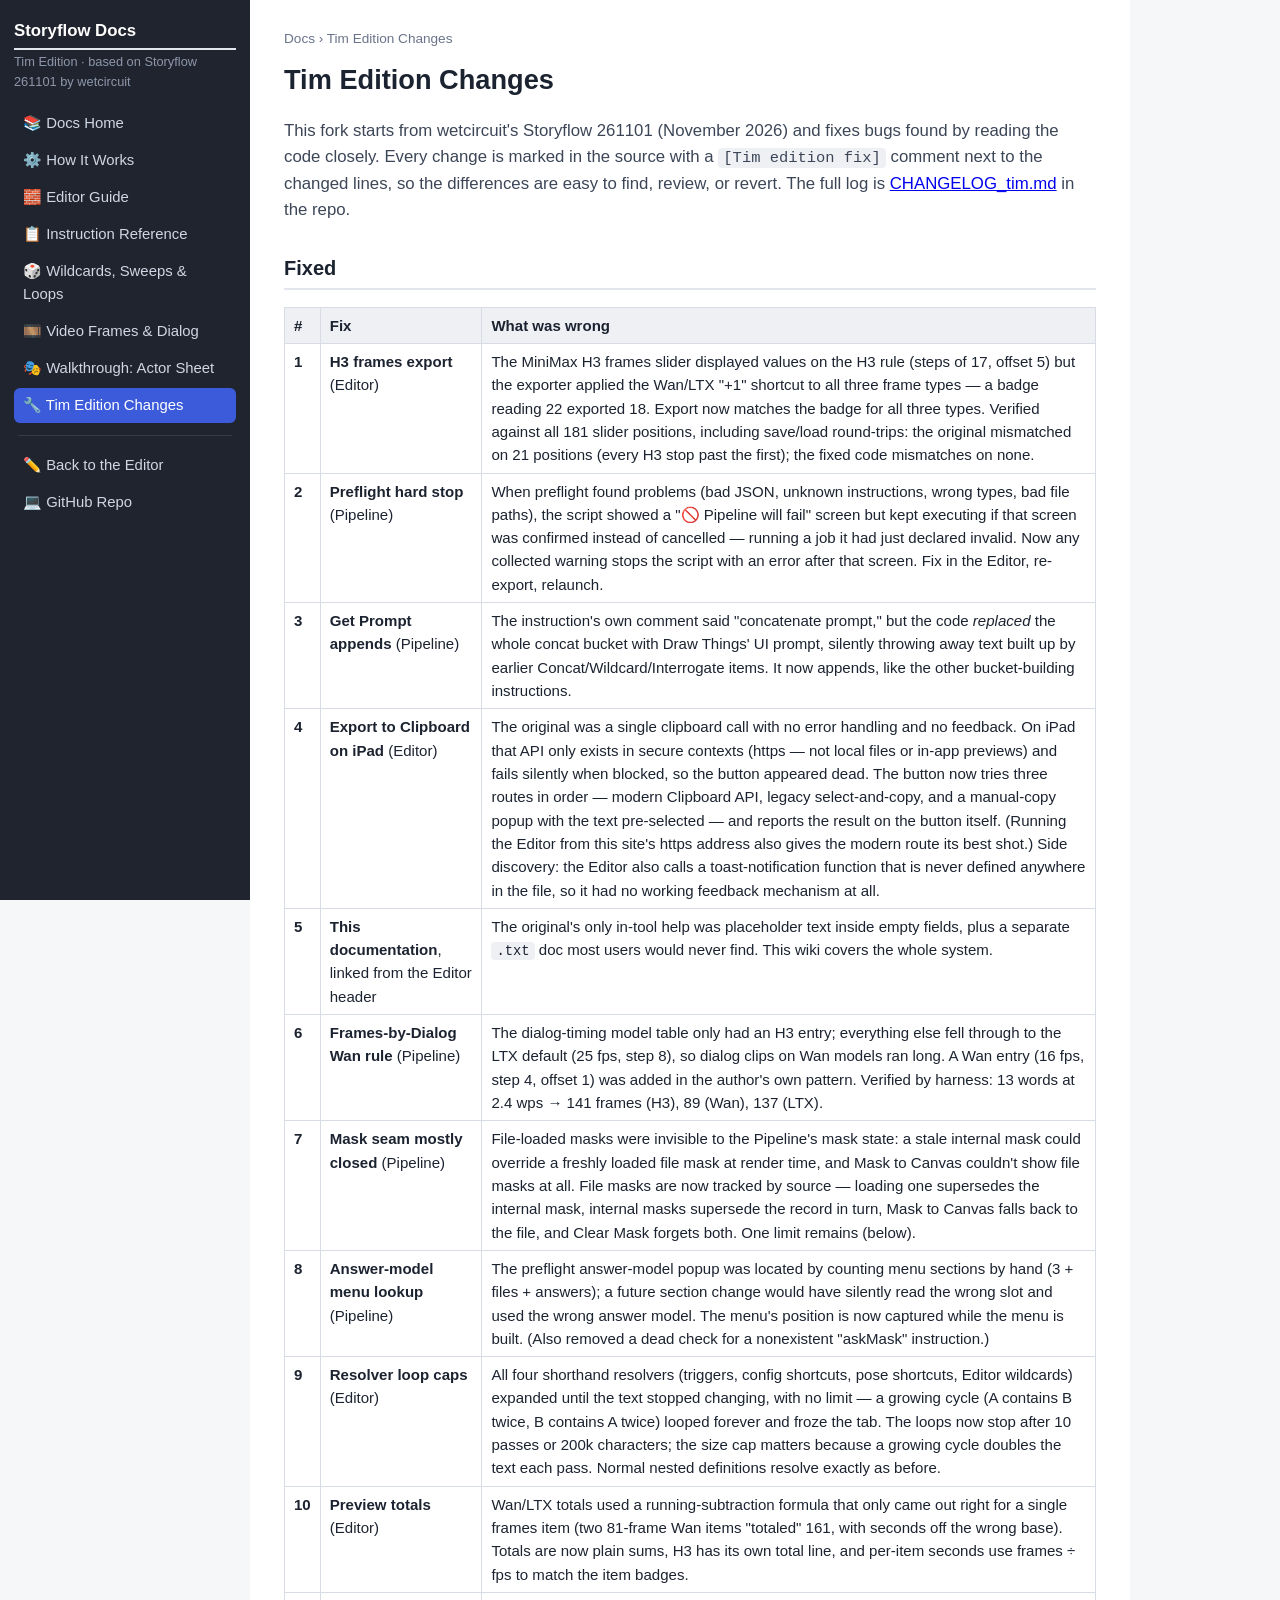
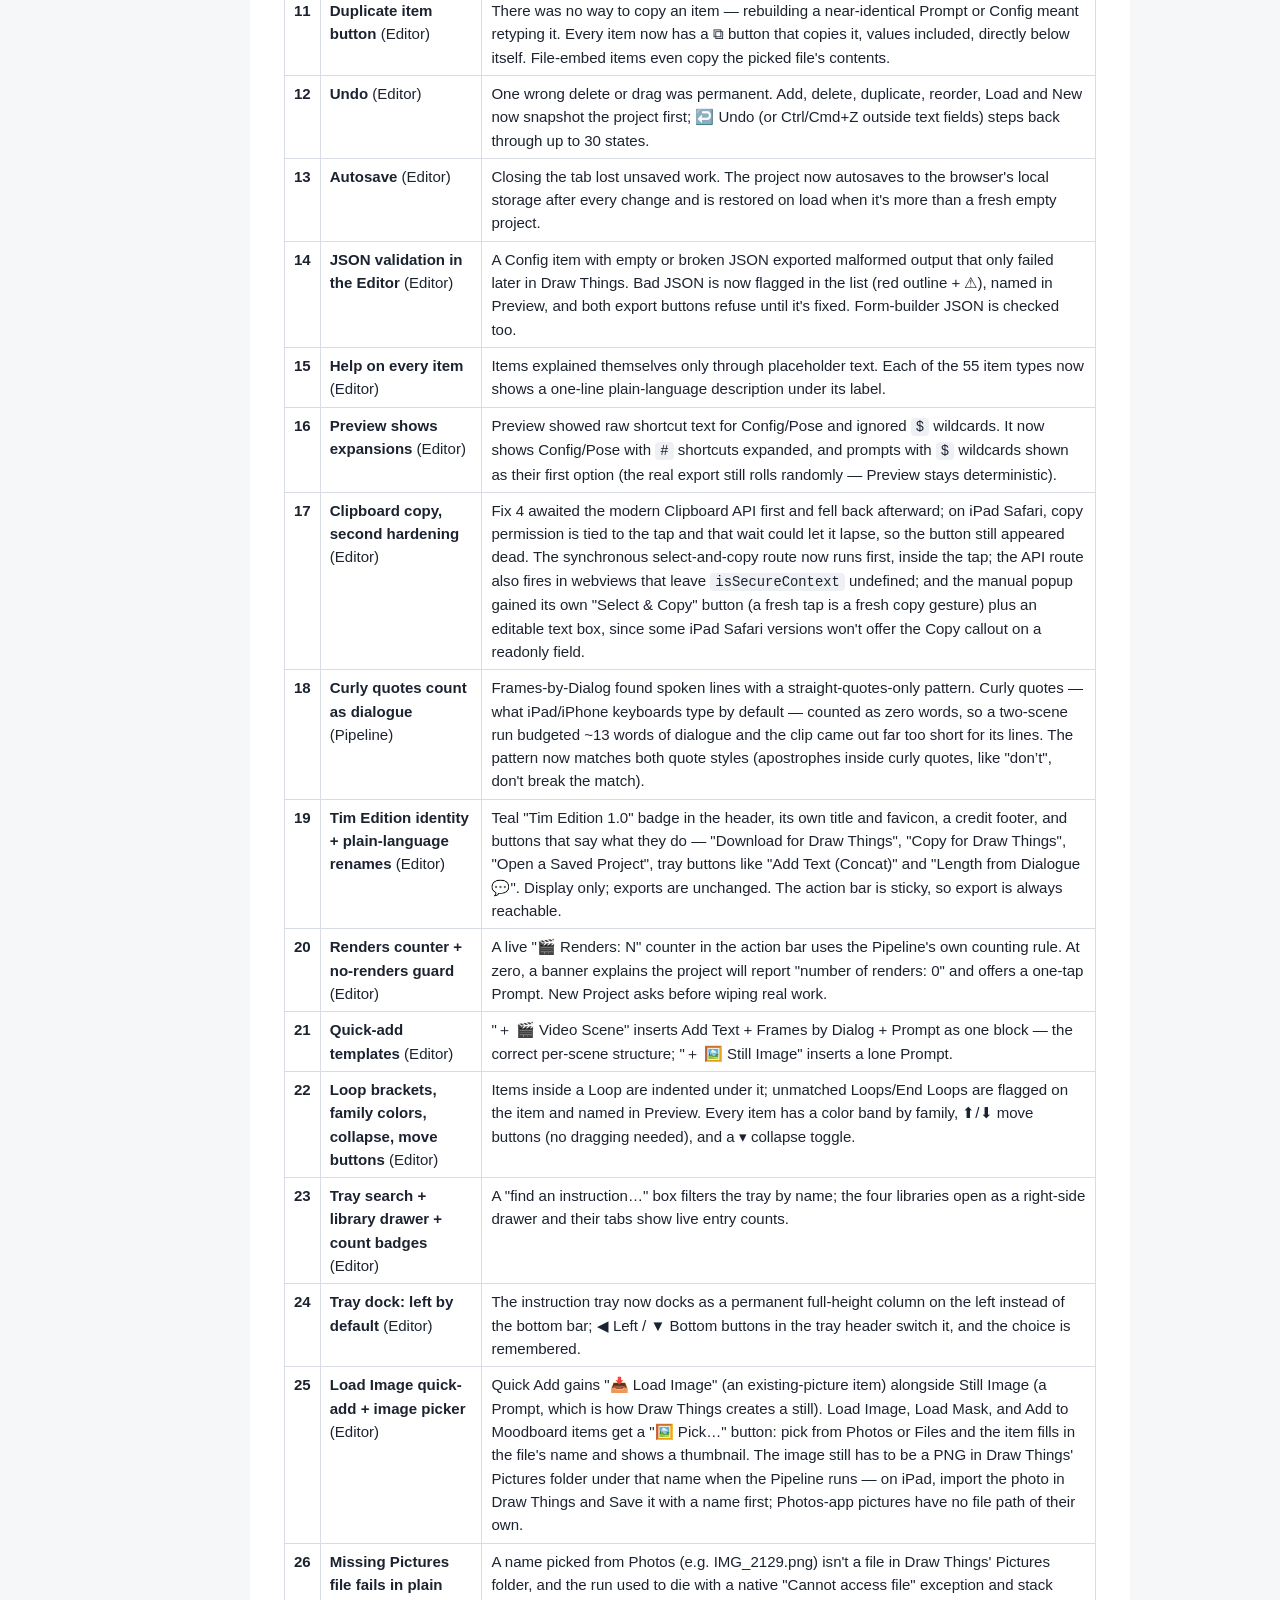
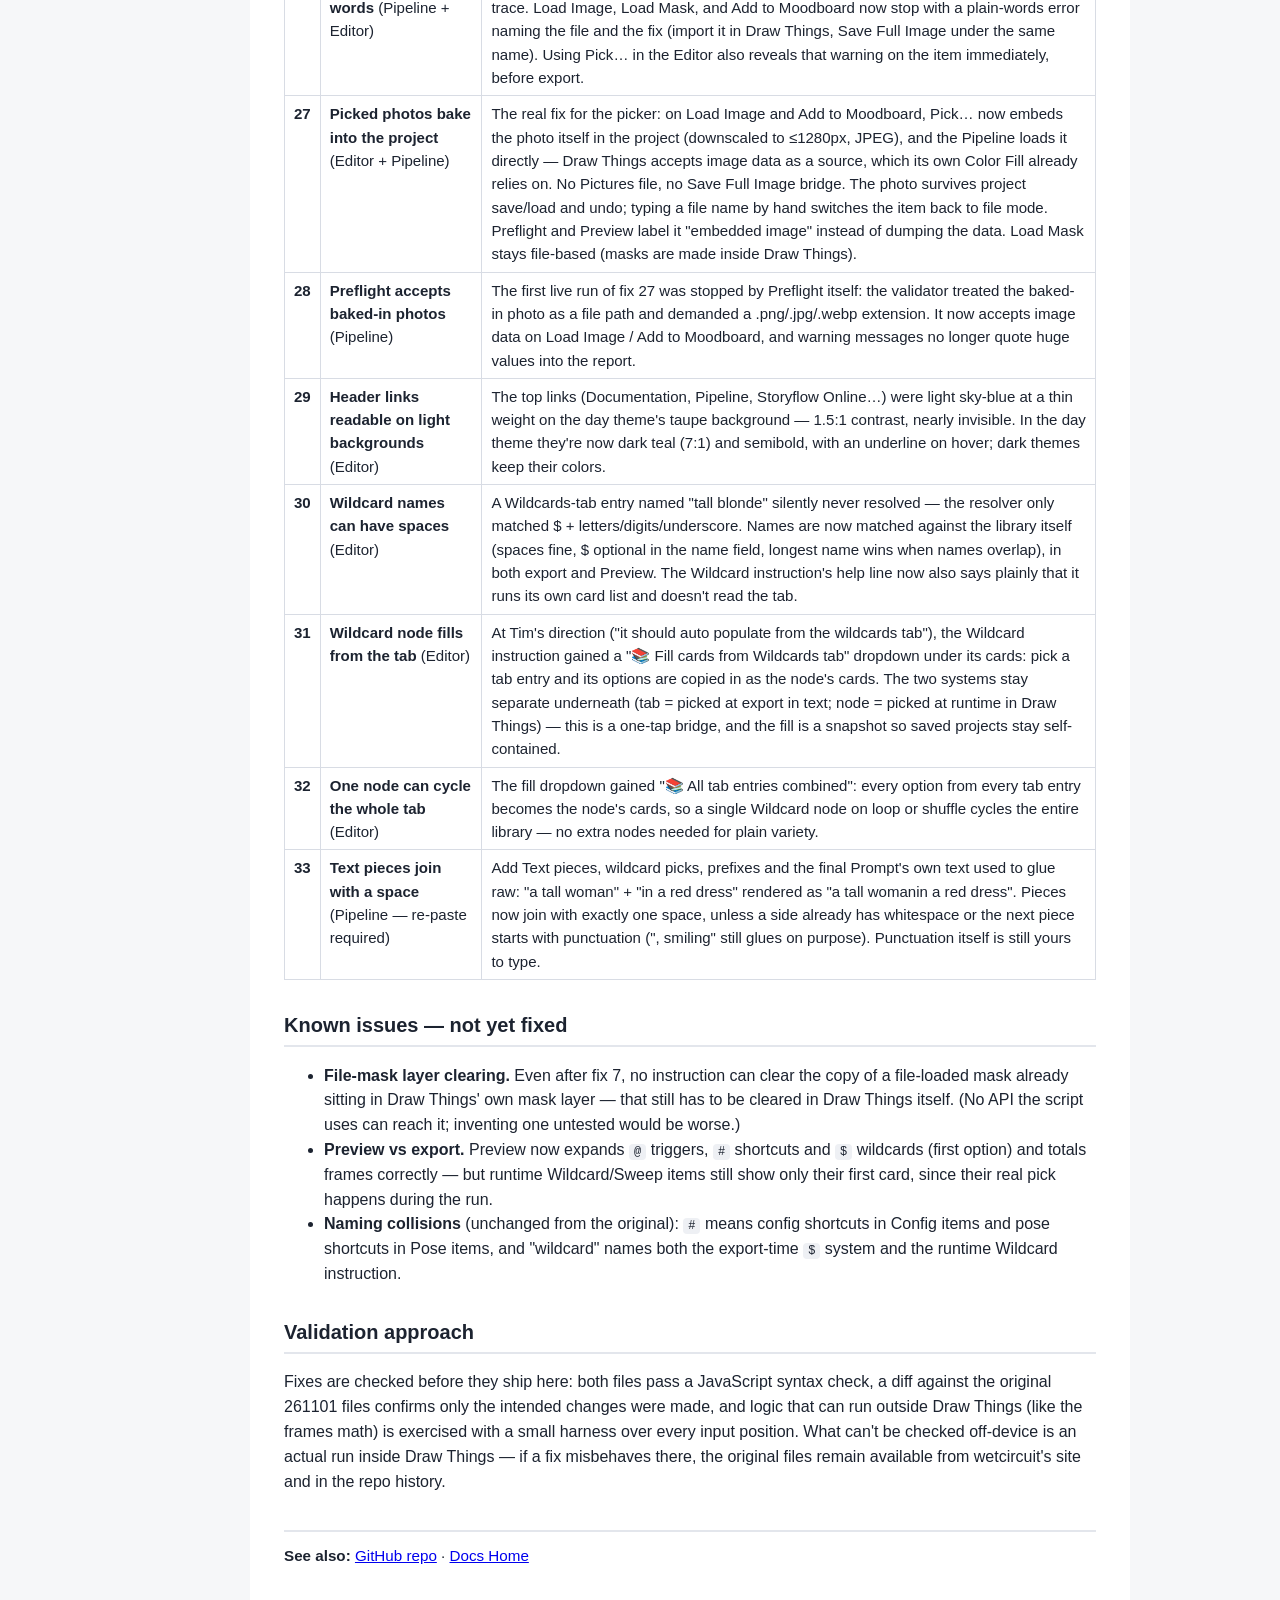
<file: docs/tim-edition.html>
<!DOCTYPE html>
<html lang="en">
<head>
<meta charset="UTF-8">
<meta name="viewport" content="width=device-width, initial-scale=1">
<title>Tim Edition Changes — Storyflow Tim Edition Docs</title>
<link rel="stylesheet" href="docs.css">
</head>
<body>
<div class="layout">
<nav class="sidebar">
  <h2>Storyflow Docs</h2>
  <div class="sub">Tim Edition · based on Storyflow 261101 by wetcircuit</div>
  <a href="index.html">📚 Docs Home</a>
  <a href="how-it-works.html">⚙️ How It Works</a>
  <a href="editor-guide.html">🧱 Editor Guide</a>
  <a href="instructions.html">📋 Instruction Reference</a>
  <a href="wildcards-loops.html">🎲 Wildcards, Sweeps &amp; Loops</a>
  <a href="video-frames.html">🎞️ Video Frames &amp; Dialog</a>
  <a href="walkthrough-actor-sheet.html">🎭 Walkthrough: Actor Sheet</a>
  <a href="tim-edition.html" class="current">🔧 Tim Edition Changes</a>
  <div class="sep"></div>
  <a href="../index.html">✏️ Back to the Editor</a>
  <a href="https://github.com/timbocf/Storyflow-Tim-Edition">💻 GitHub Repo</a>
</nav>
<main>
<div class="crumb">Docs › Tim Edition Changes</div>
<h1>Tim Edition Changes</h1>
<p class="lede">This fork starts from wetcircuit's Storyflow 261101 (November 2026) and fixes bugs found by reading the code closely. Every change is marked in the source with a <code>[Tim edition fix]</code> comment next to the changed lines, so the differences are easy to find, review, or revert. The full log is <a href="https://github.com/timbocf/Storyflow-Tim-Edition/blob/main/CHANGELOG_tim.md">CHANGELOG_tim.md</a> in the repo.</p>

<h2>Fixed</h2>
<table>
<tr><th>#</th><th>Fix</th><th>What was wrong</th></tr>
<tr><td>1</td><td><strong>H3 frames export</strong> (Editor)</td><td>The MiniMax H3 frames slider displayed values on the H3 rule (steps of 17, offset 5) but the exporter applied the Wan/LTX "+1" shortcut to all three frame types — a badge reading 22 exported 18. Export now matches the badge for all three types. Verified against all 181 slider positions, including save/load round-trips: the original mismatched on 21 positions (every H3 stop past the first); the fixed code mismatches on none.</td></tr>
<tr><td>2</td><td><strong>Preflight hard stop</strong> (Pipeline)</td><td>When preflight found problems (bad JSON, unknown instructions, wrong types, bad file paths), the script showed a "🚫 Pipeline will fail" screen but kept executing if that screen was confirmed instead of cancelled — running a job it had just declared invalid. Now any collected warning stops the script with an error after that screen. Fix in the Editor, re-export, relaunch.</td></tr>
<tr><td>3</td><td><strong>Get Prompt appends</strong> (Pipeline)</td><td>The instruction's own comment said "concatenate prompt," but the code <em>replaced</em> the whole concat bucket with Draw Things' UI prompt, silently throwing away text built up by earlier Concat/Wildcard/Interrogate items. It now appends, like the other bucket-building instructions.</td></tr>
<tr><td>4</td><td><strong>Export to Clipboard on iPad</strong> (Editor)</td><td>The original was a single clipboard call with no error handling and no feedback. On iPad that API only exists in secure contexts (https — not local files or in-app previews) and fails silently when blocked, so the button appeared dead. The button now tries three routes in order — modern Clipboard API, legacy select-and-copy, and a manual-copy popup with the text pre-selected — and reports the result on the button itself. (Running the Editor from this site's https address also gives the modern route its best shot.) Side discovery: the Editor also calls a toast-notification function that is never defined anywhere in the file, so it had no working feedback mechanism at all.</td></tr>
<tr><td>5</td><td><strong>This documentation</strong>, linked from the Editor header</td><td>The original's only in-tool help was placeholder text inside empty fields, plus a separate <code>.txt</code> doc most users would never find. This wiki covers the whole system.</td></tr>
<tr><td>6</td><td><strong>Frames-by-Dialog Wan rule</strong> (Pipeline)</td><td>The dialog-timing model table only had an H3 entry; everything else fell through to the LTX default (25 fps, step 8), so dialog clips on Wan models ran long. A Wan entry (16 fps, step 4, offset 1) was added in the author's own pattern. Verified by harness: 13 words at 2.4 wps → 141 frames (H3), 89 (Wan), 137 (LTX).</td></tr>
<tr><td>7</td><td><strong>Mask seam mostly closed</strong> (Pipeline)</td><td>File-loaded masks were invisible to the Pipeline's mask state: a stale internal mask could override a freshly loaded file mask at render time, and Mask to Canvas couldn't show file masks at all. File masks are now tracked by source — loading one supersedes the internal mask, internal masks supersede the record in turn, Mask to Canvas falls back to the file, and Clear Mask forgets both. One limit remains (below).</td></tr>
<tr><td>8</td><td><strong>Answer-model menu lookup</strong> (Pipeline)</td><td>The preflight answer-model popup was located by counting menu sections by hand (3 + files + answers); a future section change would have silently read the wrong slot and used the wrong answer model. The menu's position is now captured while the menu is built. (Also removed a dead check for a nonexistent "askMask" instruction.)</td></tr>
<tr><td>9</td><td><strong>Resolver loop caps</strong> (Editor)</td><td>All four shorthand resolvers (triggers, config shortcuts, pose shortcuts, Editor wildcards) expanded until the text stopped changing, with no limit — a growing cycle (A contains B twice, B contains A twice) looped forever and froze the tab. The loops now stop after 10 passes or 200k characters; the size cap matters because a growing cycle doubles the text each pass. Normal nested definitions resolve exactly as before.</td></tr>
<tr><td>10</td><td><strong>Preview totals</strong> (Editor)</td><td>Wan/LTX totals used a running-subtraction formula that only came out right for a single frames item (two 81-frame Wan items "totaled" 161, with seconds off the wrong base). Totals are now plain sums, H3 has its own total line, and per-item seconds use frames ÷ fps to match the item badges.</td></tr>
<tr><td>11</td><td><strong>Duplicate item button</strong> (Editor)</td><td>There was no way to copy an item — rebuilding a near-identical Prompt or Config meant retyping it. Every item now has a ⧉ button that copies it, values included, directly below itself. File-embed items even copy the picked file's contents.</td></tr>
<tr><td>12</td><td><strong>Undo</strong> (Editor)</td><td>One wrong delete or drag was permanent. Add, delete, duplicate, reorder, Load and New now snapshot the project first; ↩️ Undo (or Ctrl/Cmd+Z outside text fields) steps back through up to 30 states.</td></tr>
<tr><td>13</td><td><strong>Autosave</strong> (Editor)</td><td>Closing the tab lost unsaved work. The project now autosaves to the browser's local storage after every change and is restored on load when it's more than a fresh empty project.</td></tr>
<tr><td>14</td><td><strong>JSON validation in the Editor</strong> (Editor)</td><td>A Config item with empty or broken JSON exported malformed output that only failed later in Draw Things. Bad JSON is now flagged in the list (red outline + ⚠), named in Preview, and both export buttons refuse until it's fixed. Form-builder JSON is checked too.</td></tr>
<tr><td>15</td><td><strong>Help on every item</strong> (Editor)</td><td>Items explained themselves only through placeholder text. Each of the 55 item types now shows a one-line plain-language description under its label.</td></tr>
<tr><td>16</td><td><strong>Preview shows expansions</strong> (Editor)</td><td>Preview showed raw shortcut text for Config/Pose and ignored <code>$</code> wildcards. It now shows Config/Pose with <code>#</code> shortcuts expanded, and prompts with <code>$</code> wildcards shown as their first option (the real export still rolls randomly — Preview stays deterministic).</td></tr>
<tr><td>17</td><td><strong>Clipboard copy, second hardening</strong> (Editor)</td><td>Fix 4 awaited the modern Clipboard API first and fell back afterward; on iPad Safari, copy permission is tied to the tap and that wait could let it lapse, so the button still appeared dead. The synchronous select-and-copy route now runs first, inside the tap; the API route also fires in webviews that leave <code>isSecureContext</code> undefined; and the manual popup gained its own "Select &amp; Copy" button (a fresh tap is a fresh copy gesture) plus an editable text box, since some iPad Safari versions won't offer the Copy callout on a readonly field.</td></tr>
<tr><td>18</td><td><strong>Curly quotes count as dialogue</strong> (Pipeline)</td><td>Frames-by-Dialog found spoken lines with a straight-quotes-only pattern. Curly quotes — what iPad/iPhone keyboards type by default — counted as zero words, so a two-scene run budgeted ~13 words of dialogue and the clip came out far too short for its lines. The pattern now matches both quote styles (apostrophes inside curly quotes, like "don’t", don't break the match).</td></tr>
<tr><td>19</td><td><strong>Tim Edition identity + plain-language renames</strong> (Editor)</td><td>Teal "Tim Edition 1.0" badge in the header, its own title and favicon, a credit footer, and buttons that say what they do — "Download for Draw Things", "Copy for Draw Things", "Open a Saved Project", tray buttons like "Add Text (Concat)" and "Length from Dialogue 💬". Display only; exports are unchanged. The action bar is sticky, so export is always reachable.</td></tr>
<tr><td>20</td><td><strong>Renders counter + no-renders guard</strong> (Editor)</td><td>A live "🎬 Renders: N" counter in the action bar uses the Pipeline's own counting rule. At zero, a banner explains the project will report "number of renders: 0" and offers a one-tap Prompt. New Project asks before wiping real work.</td></tr>
<tr><td>21</td><td><strong>Quick-add templates</strong> (Editor)</td><td>"＋ 🎬 Video Scene" inserts Add Text + Frames by Dialog + Prompt as one block — the correct per-scene structure; "＋ 🖼️ Still Image" inserts a lone Prompt.</td></tr>
<tr><td>22</td><td><strong>Loop brackets, family colors, collapse, move buttons</strong> (Editor)</td><td>Items inside a Loop are indented under it; unmatched Loops/End Loops are flagged on the item and named in Preview. Every item has a color band by family, ⬆/⬇ move buttons (no dragging needed), and a ▾ collapse toggle.</td></tr>
<tr><td>23</td><td><strong>Tray search + library drawer + count badges</strong> (Editor)</td><td>A "find an instruction…" box filters the tray by name; the four libraries open as a right-side drawer and their tabs show live entry counts.</td></tr>
<tr><td>24</td><td><strong>Tray dock: left by default</strong> (Editor)</td><td>The instruction tray now docks as a permanent full-height column on the left instead of the bottom bar; ◀ Left / ▼ Bottom buttons in the tray header switch it, and the choice is remembered.</td></tr>
<tr><td>25</td><td><strong>Load Image quick-add + image picker</strong> (Editor)</td><td>Quick Add gains "📥 Load Image" (an existing-picture item) alongside Still Image (a Prompt, which is how Draw Things creates a still). Load Image, Load Mask, and Add to Moodboard items get a "🖼️ Pick…" button: pick from Photos or Files and the item fills in the file's name and shows a thumbnail. The image still has to be a PNG in Draw Things' Pictures folder under that name when the Pipeline runs — on iPad, import the photo in Draw Things and Save it with a name first; Photos-app pictures have no file path of their own.</td></tr>
<tr><td>26</td><td><strong>Missing Pictures file fails in plain words</strong> (Pipeline + Editor)</td><td>A name picked from Photos (e.g. IMG_2129.png) isn't a file in Draw Things' Pictures folder, and the run used to die with a native "Cannot access file" exception and stack trace. Load Image, Load Mask, and Add to Moodboard now stop with a plain-words error naming the file and the fix (import it in Draw Things, Save Full Image under the same name). Using Pick… in the Editor also reveals that warning on the item immediately, before export.</td></tr>
<tr><td>27</td><td><strong>Picked photos bake into the project</strong> (Editor + Pipeline)</td><td>The real fix for the picker: on Load Image and Add to Moodboard, Pick… now embeds the photo itself in the project (downscaled to ≤1280px, JPEG), and the Pipeline loads it directly — Draw Things accepts image data as a source, which its own Color Fill already relies on. No Pictures file, no Save Full Image bridge. The photo survives project save/load and undo; typing a file name by hand switches the item back to file mode. Preflight and Preview label it "embedded image" instead of dumping the data. Load Mask stays file-based (masks are made inside Draw Things).</td></tr>
<tr><td>28</td><td><strong>Preflight accepts baked-in photos</strong> (Pipeline)</td><td>The first live run of fix 27 was stopped by Preflight itself: the validator treated the baked-in photo as a file path and demanded a .png/.jpg/.webp extension. It now accepts image data on Load Image / Add to Moodboard, and warning messages no longer quote huge values into the report.</td></tr>
<tr><td>29</td><td><strong>Header links readable on light backgrounds</strong> (Editor)</td><td>The top links (Documentation, Pipeline, Storyflow Online…) were light sky-blue at a thin weight on the day theme's taupe background — 1.5:1 contrast, nearly invisible. In the day theme they're now dark teal (7:1) and semibold, with an underline on hover; dark themes keep their colors.</td></tr>
<tr><td>30</td><td><strong>Wildcard names can have spaces</strong> (Editor)</td><td>A Wildcards-tab entry named "tall blonde" silently never resolved — the resolver only matched $ + letters/digits/underscore. Names are now matched against the library itself (spaces fine, $ optional in the name field, longest name wins when names overlap), in both export and Preview. The Wildcard instruction's help line now also says plainly that it runs its own card list and doesn't read the tab.</td></tr>
<tr><td>31</td><td><strong>Wildcard node fills from the tab</strong> (Editor)</td><td>At Tim's direction ("it should auto populate from the wildcards tab"), the Wildcard instruction gained a "📚 Fill cards from Wildcards tab" dropdown under its cards: pick a tab entry and its options are copied in as the node's cards. The two systems stay separate underneath (tab = picked at export in text; node = picked at runtime in Draw Things) — this is a one-tap bridge, and the fill is a snapshot so saved projects stay self-contained.</td></tr>
<tr><td>32</td><td><strong>One node can cycle the whole tab</strong> (Editor)</td><td>The fill dropdown gained "📚 All tab entries combined": every option from every tab entry becomes the node's cards, so a single Wildcard node on loop or shuffle cycles the entire library — no extra nodes needed for plain variety.</td></tr>
<tr><td>33</td><td><strong>Text pieces join with a space</strong> (Pipeline — re-paste required)</td><td>Add Text pieces, wildcard picks, prefixes and the final Prompt's own text used to glue raw: "a tall woman" + "in a red dress" rendered as "a tall womanin a red dress". Pieces now join with exactly one space, unless a side already has whitespace or the next piece starts with punctuation (", smiling" still glues on purpose). Punctuation itself is still yours to type.</td></tr>
</table>

<h2>Known issues — not yet fixed</h2>
<ul>
<li><strong>File-mask layer clearing.</strong> Even after fix 7, no instruction can clear the copy of a file-loaded mask already sitting in Draw Things' own mask layer — that still has to be cleared in Draw Things itself. (No API the script uses can reach it; inventing one untested would be worse.)</li>
<li><strong>Preview vs export.</strong> Preview now expands <code>@</code> triggers, <code>#</code> shortcuts and <code>$</code> wildcards (first option) and totals frames correctly — but runtime Wildcard/Sweep items still show only their first card, since their real pick happens during the run.</li>
<li><strong>Naming collisions</strong> (unchanged from the original): <code>#</code> means config shortcuts in Config items and pose shortcuts in Pose items, and "wildcard" names both the export-time <code>$</code> system and the runtime Wildcard instruction.</li>
</ul>

<h2>Validation approach</h2>
<p>Fixes are checked before they ship here: both files pass a JavaScript syntax check, a diff against the original 261101 files confirms only the intended changes were made, and logic that can run outside Draw Things (like the frames math) is exercised with a small harness over every input position. What can't be checked off-device is an actual run inside Draw Things — if a fix misbehaves there, the original files remain available from wetcircuit's site and in the repo history.</p>

<div class="seealso"><strong>See also:</strong> <a href="https://github.com/timbocf/Storyflow-Tim-Edition">GitHub repo</a> · <a href="index.html">Docs Home</a></div>
</main>
</div>
</body>
</html>
</file>
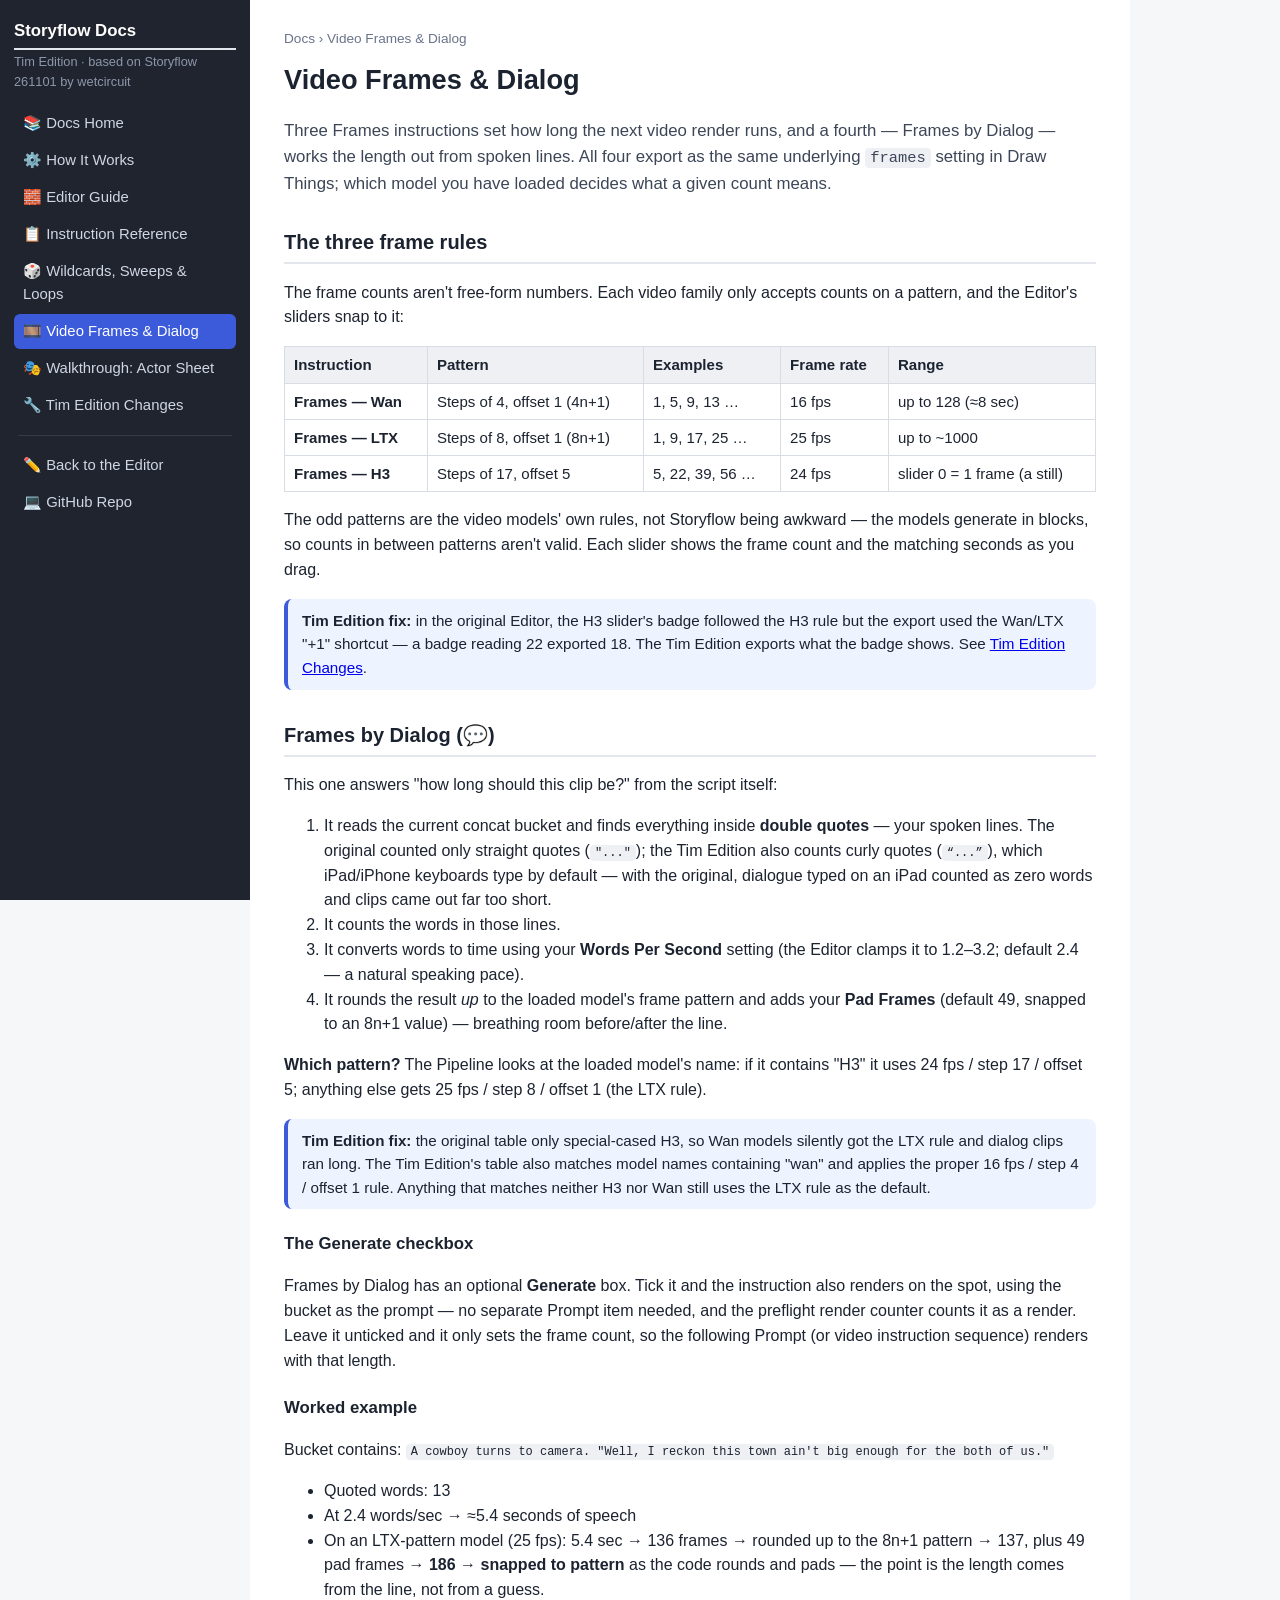
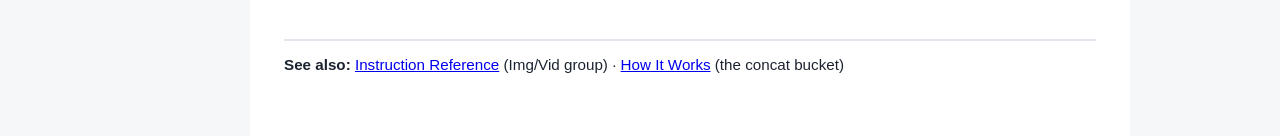
<file: docs/video-frames.html>
<!DOCTYPE html>
<html lang="en">
<head>
<meta charset="UTF-8">
<meta name="viewport" content="width=device-width, initial-scale=1">
<title>Video Frames &amp; Dialog — Storyflow Tim Edition Docs</title>
<link rel="stylesheet" href="docs.css">
</head>
<body>
<div class="layout">
<nav class="sidebar">
  <h2>Storyflow Docs</h2>
  <div class="sub">Tim Edition · based on Storyflow 261101 by wetcircuit</div>
  <a href="index.html">📚 Docs Home</a>
  <a href="how-it-works.html">⚙️ How It Works</a>
  <a href="editor-guide.html">🧱 Editor Guide</a>
  <a href="instructions.html">📋 Instruction Reference</a>
  <a href="wildcards-loops.html">🎲 Wildcards, Sweeps &amp; Loops</a>
  <a href="video-frames.html" class="current">🎞️ Video Frames &amp; Dialog</a>
  <a href="walkthrough-actor-sheet.html">🎭 Walkthrough: Actor Sheet</a>
  <a href="tim-edition.html">🔧 Tim Edition Changes</a>
  <div class="sep"></div>
  <a href="../index.html">✏️ Back to the Editor</a>
  <a href="https://github.com/timbocf/Storyflow-Tim-Edition">💻 GitHub Repo</a>
</nav>
<main>
<div class="crumb">Docs › Video Frames &amp; Dialog</div>
<h1>Video Frames &amp; Dialog</h1>
<p class="lede">Three Frames instructions set how long the next video render runs, and a fourth — Frames by Dialog — works the length out from spoken lines. All four export as the same underlying <code>frames</code> setting in Draw Things; which model you have loaded decides what a given count means.</p>

<h2>The three frame rules</h2>
<p>The frame counts aren't free-form numbers. Each video family only accepts counts on a pattern, and the Editor's sliders snap to it:</p>
<table>
<tr><th>Instruction</th><th>Pattern</th><th>Examples</th><th>Frame rate</th><th>Range</th></tr>
<tr><td>Frames — Wan</td><td>Steps of 4, offset 1 (4n+1)</td><td>1, 5, 9, 13 …</td><td>16 fps</td><td>up to 128 (≈8 sec)</td></tr>
<tr><td>Frames — LTX</td><td>Steps of 8, offset 1 (8n+1)</td><td>1, 9, 17, 25 …</td><td>25 fps</td><td>up to ~1000</td></tr>
<tr><td>Frames — H3</td><td>Steps of 17, offset 5</td><td>5, 22, 39, 56 …</td><td>24 fps</td><td>slider 0 = 1 frame (a still)</td></tr>
</table>
<p>The odd patterns are the video models' own rules, not Storyflow being awkward — the models generate in blocks, so counts in between patterns aren't valid. Each slider shows the frame count and the matching seconds as you drag.</p>
<div class="note"><strong>Tim Edition fix:</strong> in the original Editor, the H3 slider's badge followed the H3 rule but the export used the Wan/LTX "+1" shortcut — a badge reading 22 exported 18. The Tim Edition exports what the badge shows. See <a href="tim-edition.html">Tim Edition Changes</a>.</div>

<h2>Frames by Dialog (💬)</h2>
<p>This one answers "how long should this clip be?" from the script itself:</p>
<ol>
<li>It reads the current concat bucket and finds everything inside <strong>double quotes</strong> — your spoken lines. The original counted only straight quotes (<code>"..."</code>); the Tim Edition also counts curly quotes (<code>“...”</code>), which iPad/iPhone keyboards type by default — with the original, dialogue typed on an iPad counted as zero words and clips came out far too short.</li>
<li>It counts the words in those lines.</li>
<li>It converts words to time using your <strong>Words Per Second</strong> setting (the Editor clamps it to 1.2–3.2; default 2.4 — a natural speaking pace).</li>
<li>It rounds the result <em>up</em> to the loaded model's frame pattern and adds your <strong>Pad Frames</strong> (default 49, snapped to an 8n+1 value) — breathing room before/after the line.</li>
</ol>
<p><strong>Which pattern?</strong> The Pipeline looks at the loaded model's name: if it contains "H3" it uses 24 fps / step 17 / offset 5; anything else gets 25 fps / step 8 / offset 1 (the LTX rule).</p>
<div class="note"><strong>Tim Edition fix:</strong> the original table only special-cased H3, so Wan models silently got the LTX rule and dialog clips ran long. The Tim Edition's table also matches model names containing "wan" and applies the proper 16 fps / step 4 / offset 1 rule. Anything that matches neither H3 nor Wan still uses the LTX rule as the default.</div>

<h3>The Generate checkbox</h3>
<p>Frames by Dialog has an optional <strong>Generate</strong> box. Tick it and the instruction also renders on the spot, using the bucket as the prompt — no separate Prompt item needed, and the preflight render counter counts it as a render. Leave it unticked and it only sets the frame count, so the following Prompt (or video instruction sequence) renders with that length.</p>

<h3>Worked example</h3>
<p>Bucket contains: <code>A cowboy turns to camera. "Well, I reckon this town ain't big enough for the both of us."</code></p>
<ul>
<li>Quoted words: 13</li>
<li>At 2.4 words/sec → ≈5.4 seconds of speech</li>
<li>On an LTX-pattern model (25 fps): 5.4 sec → 136 frames → rounded up to the 8n+1 pattern → 137, plus 49 pad frames → <strong>186 → snapped to pattern</strong> as the code rounds and pads — the point is the length comes from the line, not from a guess.</li>
</ul>

<div class="seealso"><strong>See also:</strong> <a href="instructions.html">Instruction Reference</a> (Img/Vid group) · <a href="how-it-works.html">How It Works</a> (the concat bucket)</div>
</main>
</div>
</body>
</html>
</file>
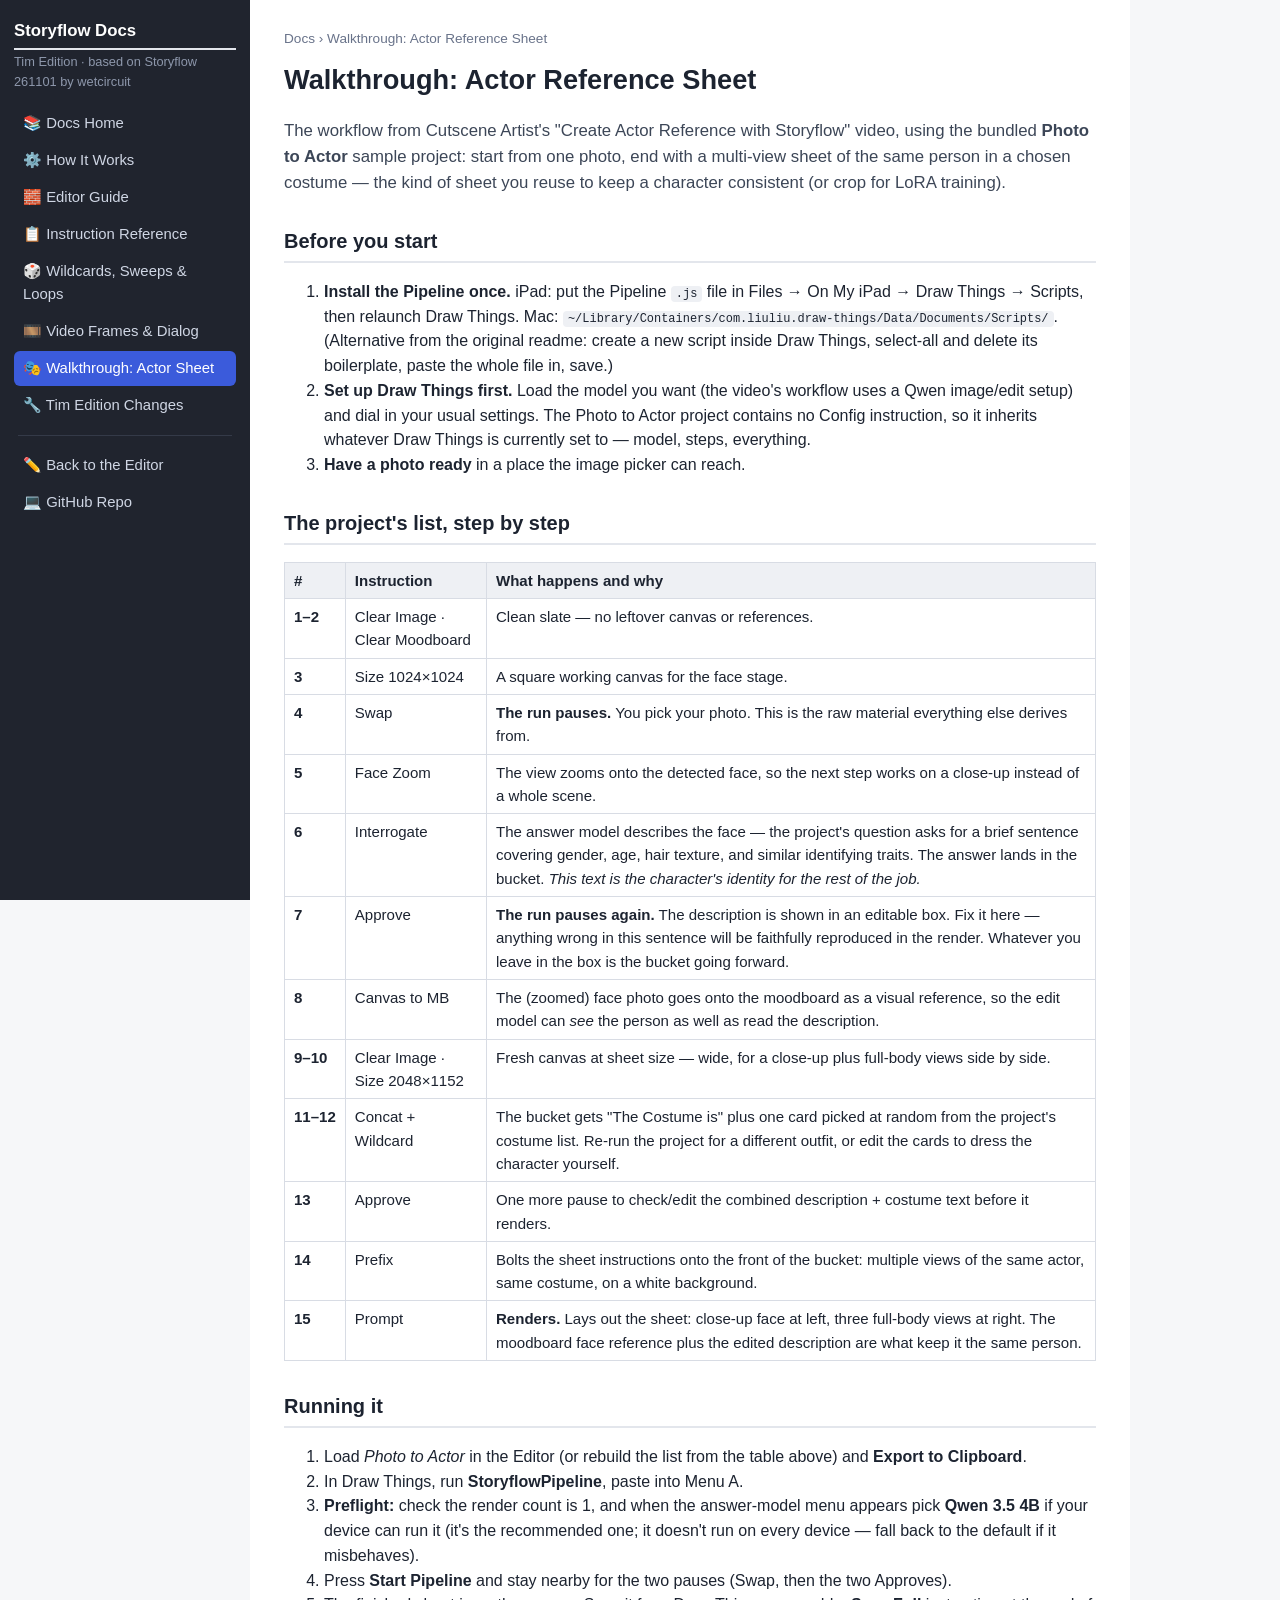
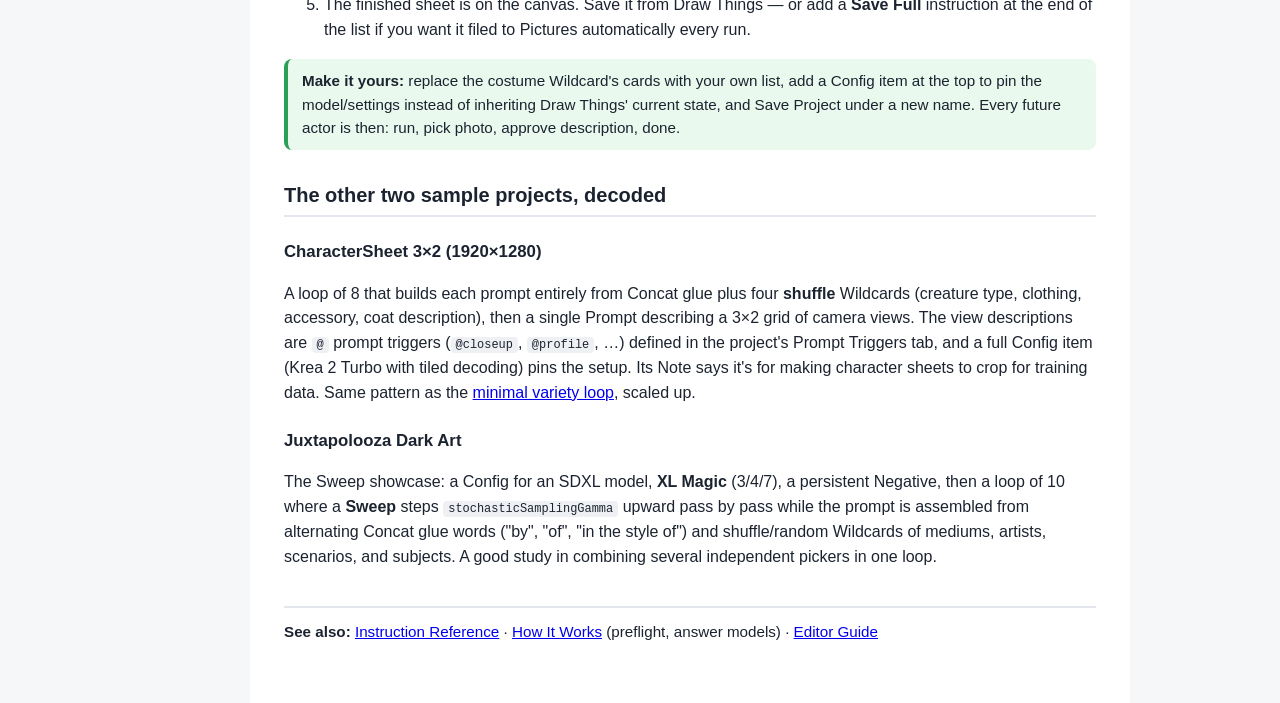
<file: docs/walkthrough-actor-sheet.html>
<!DOCTYPE html>
<html lang="en">
<head>
<meta charset="UTF-8">
<meta name="viewport" content="width=device-width, initial-scale=1">
<title>Walkthrough: Actor Reference Sheet — Storyflow Tim Edition Docs</title>
<link rel="stylesheet" href="docs.css">
</head>
<body>
<div class="layout">
<nav class="sidebar">
  <h2>Storyflow Docs</h2>
  <div class="sub">Tim Edition · based on Storyflow 261101 by wetcircuit</div>
  <a href="index.html">📚 Docs Home</a>
  <a href="how-it-works.html">⚙️ How It Works</a>
  <a href="editor-guide.html">🧱 Editor Guide</a>
  <a href="instructions.html">📋 Instruction Reference</a>
  <a href="wildcards-loops.html">🎲 Wildcards, Sweeps &amp; Loops</a>
  <a href="video-frames.html">🎞️ Video Frames &amp; Dialog</a>
  <a href="walkthrough-actor-sheet.html" class="current">🎭 Walkthrough: Actor Sheet</a>
  <a href="tim-edition.html">🔧 Tim Edition Changes</a>
  <div class="sep"></div>
  <a href="../index.html">✏️ Back to the Editor</a>
  <a href="https://github.com/timbocf/Storyflow-Tim-Edition">💻 GitHub Repo</a>
</nav>
<main>
<div class="crumb">Docs › Walkthrough: Actor Reference Sheet</div>
<h1>Walkthrough: Actor Reference Sheet</h1>
<p class="lede">The workflow from Cutscene Artist's "Create Actor Reference with Storyflow" video, using the bundled <strong>Photo to Actor</strong> sample project: start from one photo, end with a multi-view sheet of the same person in a chosen costume — the kind of sheet you reuse to keep a character consistent (or crop for LoRA training).</p>

<h2>Before you start</h2>
<ol>
<li><strong>Install the Pipeline once.</strong> iPad: put the Pipeline <code>.js</code> file in Files → On My iPad → Draw Things → Scripts, then relaunch Draw Things. Mac: <code>~/Library/Containers/com.liuliu.draw-things/Data/Documents/Scripts/</code>. (Alternative from the original readme: create a new script inside Draw Things, select-all and delete its boilerplate, paste the whole file in, save.)</li>
<li><strong>Set up Draw Things first.</strong> Load the model you want (the video's workflow uses a Qwen image/edit setup) and dial in your usual settings. The Photo to Actor project contains no Config instruction, so it inherits whatever Draw Things is currently set to — model, steps, everything.</li>
<li><strong>Have a photo ready</strong> in a place the image picker can reach.</li>
</ol>

<h2>The project's list, step by step</h2>
<table>
<tr><th>#</th><th>Instruction</th><th>What happens and why</th></tr>
<tr><td>1–2</td><td>Clear Image · Clear Moodboard</td><td>Clean slate — no leftover canvas or references.</td></tr>
<tr><td>3</td><td>Size 1024×1024</td><td>A square working canvas for the face stage.</td></tr>
<tr><td>4</td><td>Swap</td><td><strong>The run pauses.</strong> You pick your photo. This is the raw material everything else derives from.</td></tr>
<tr><td>5</td><td>Face Zoom</td><td>The view zooms onto the detected face, so the next step works on a close-up instead of a whole scene.</td></tr>
<tr><td>6</td><td>Interrogate</td><td>The answer model describes the face — the project's question asks for a brief sentence covering gender, age, hair texture, and similar identifying traits. The answer lands in the bucket. <em>This text is the character's identity for the rest of the job.</em></td></tr>
<tr><td>7</td><td>Approve</td><td><strong>The run pauses again.</strong> The description is shown in an editable box. Fix it here — anything wrong in this sentence will be faithfully reproduced in the render. Whatever you leave in the box is the bucket going forward.</td></tr>
<tr><td>8</td><td>Canvas to MB</td><td>The (zoomed) face photo goes onto the moodboard as a visual reference, so the edit model can <em>see</em> the person as well as read the description.</td></tr>
<tr><td>9–10</td><td>Clear Image · Size 2048×1152</td><td>Fresh canvas at sheet size — wide, for a close-up plus full-body views side by side.</td></tr>
<tr><td>11–12</td><td>Concat + Wildcard</td><td>The bucket gets "The Costume is" plus one card picked at random from the project's costume list. Re-run the project for a different outfit, or edit the cards to dress the character yourself.</td></tr>
<tr><td>13</td><td>Approve</td><td>One more pause to check/edit the combined description + costume text before it renders.</td></tr>
<tr><td>14</td><td>Prefix</td><td>Bolts the sheet instructions onto the front of the bucket: multiple views of the same actor, same costume, on a white background.</td></tr>
<tr><td>15</td><td>Prompt</td><td><strong>Renders.</strong> Lays out the sheet: close-up face at left, three full-body views at right. The moodboard face reference plus the edited description are what keep it the same person.</td></tr>
</table>

<h2>Running it</h2>
<ol>
<li>Load <em>Photo to Actor</em> in the Editor (or rebuild the list from the table above) and <strong>Export to Clipboard</strong>.</li>
<li>In Draw Things, run <strong>StoryflowPipeline</strong>, paste into Menu A.</li>
<li><strong>Preflight:</strong> check the render count is 1, and when the answer-model menu appears pick <strong>Qwen 3.5 4B</strong> if your device can run it (it's the recommended one; it doesn't run on every device — fall back to the default if it misbehaves).</li>
<li>Press <strong>Start Pipeline</strong> and stay nearby for the two pauses (Swap, then the two Approves).</li>
<li>The finished sheet is on the canvas. Save it from Draw Things — or add a <strong>Save Full</strong> instruction at the end of the list if you want it filed to Pictures automatically every run.</li>
</ol>
<div class="tip"><strong>Make it yours:</strong> replace the costume Wildcard's cards with your own list, add a Config item at the top to pin the model/settings instead of inheriting Draw Things' current state, and Save Project under a new name. Every future actor is then: run, pick photo, approve description, done.</div>

<h2>The other two sample projects, decoded</h2>
<h3>CharacterSheet 3×2 (1920×1280)</h3>
<p>A loop of 8 that builds each prompt entirely from Concat glue plus four <strong>shuffle</strong> Wildcards (creature type, clothing, accessory, coat description), then a single Prompt describing a 3×2 grid of camera views. The view descriptions are <code>@</code> prompt triggers (<code>@closeup</code>, <code>@profile</code>, …) defined in the project's Prompt Triggers tab, and a full Config item (Krea 2 Turbo with tiled decoding) pins the setup. Its Note says it's for making character sheets to crop for training data. Same pattern as the <a href="wildcards-loops.html">minimal variety loop</a>, scaled up.</p>
<h3>Juxtapolooza Dark Art</h3>
<p>The Sweep showcase: a Config for an SDXL model, <strong>XL Magic</strong> (3/4/7), a persistent Negative, then a loop of 10 where a <strong>Sweep</strong> steps <code>stochasticSamplingGamma</code> upward pass by pass while the prompt is assembled from alternating Concat glue words ("by", "of", "in the style of") and shuffle/random Wildcards of mediums, artists, scenarios, and subjects. A good study in combining several independent pickers in one loop.</p>

<div class="seealso"><strong>See also:</strong> <a href="instructions.html">Instruction Reference</a> · <a href="how-it-works.html">How It Works</a> (preflight, answer models) · <a href="editor-guide.html">Editor Guide</a></div>
</main>
</div>
</body>
</html>
</file>
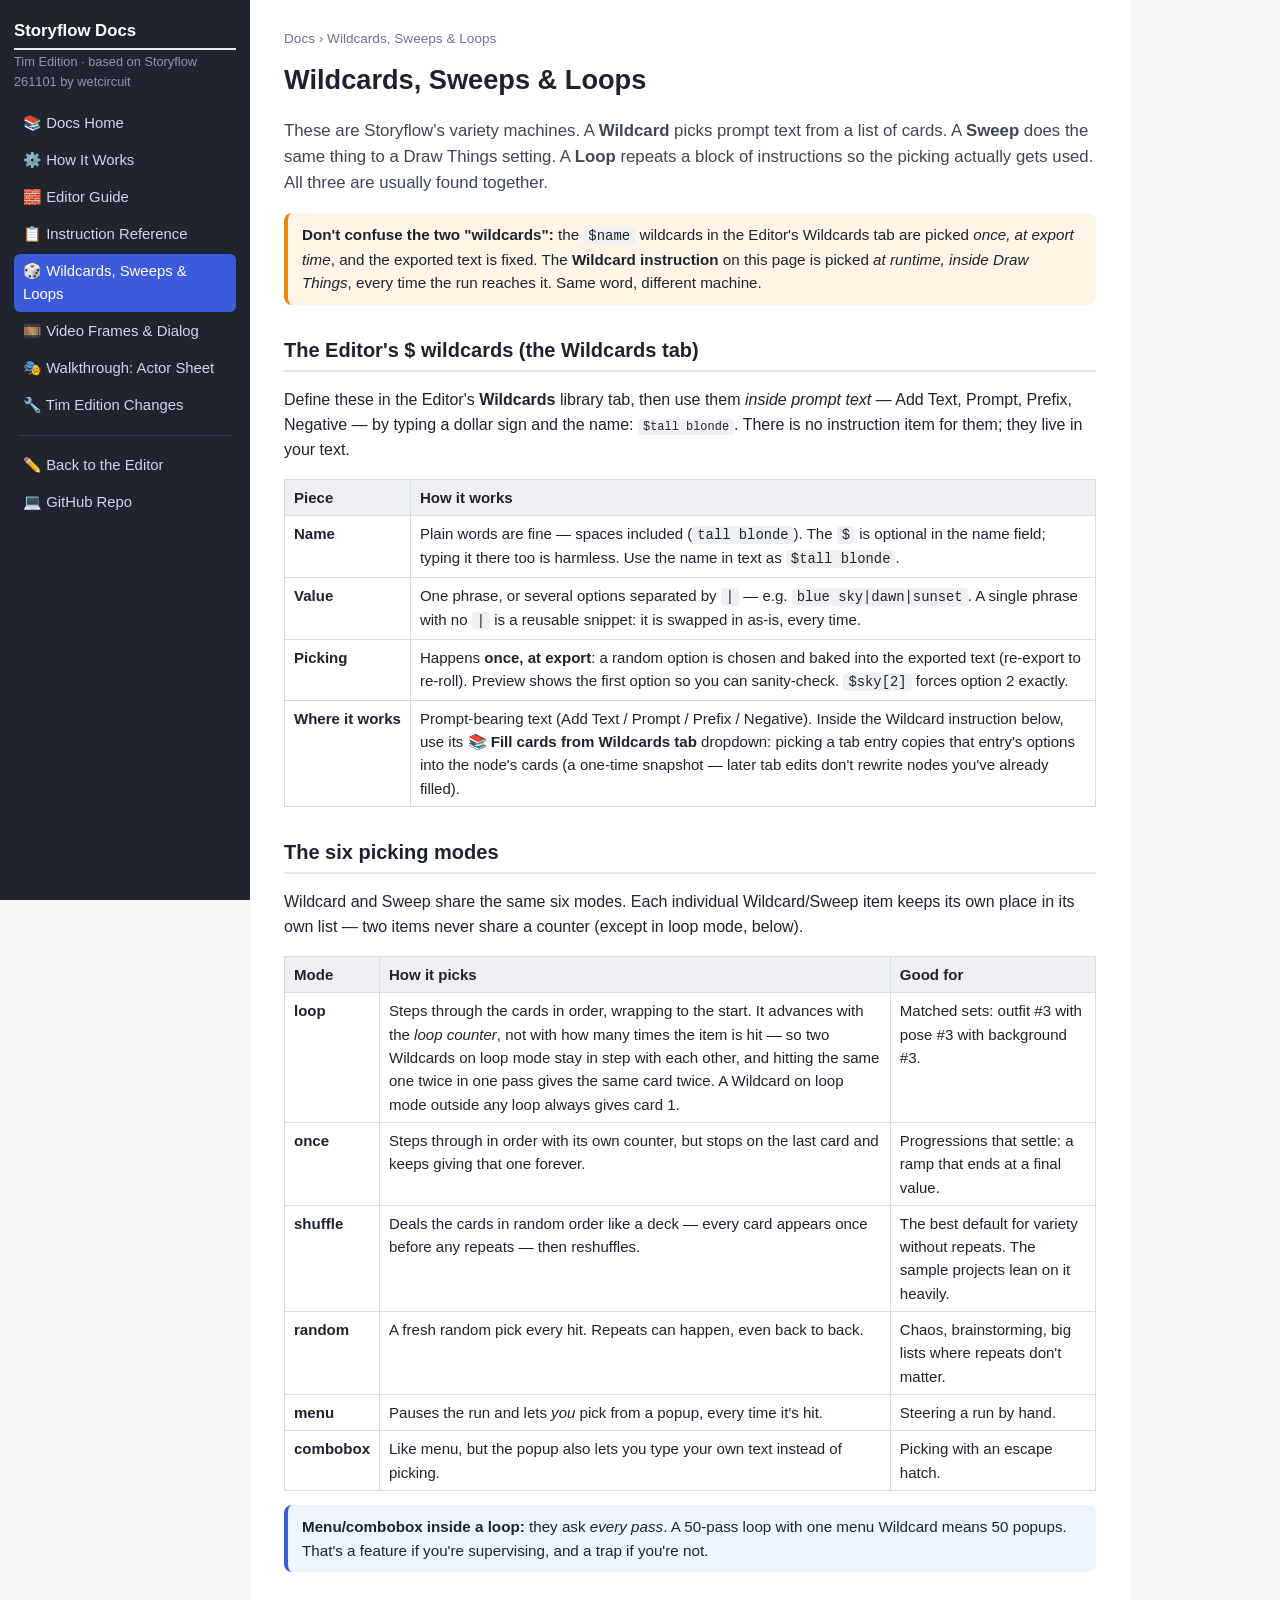
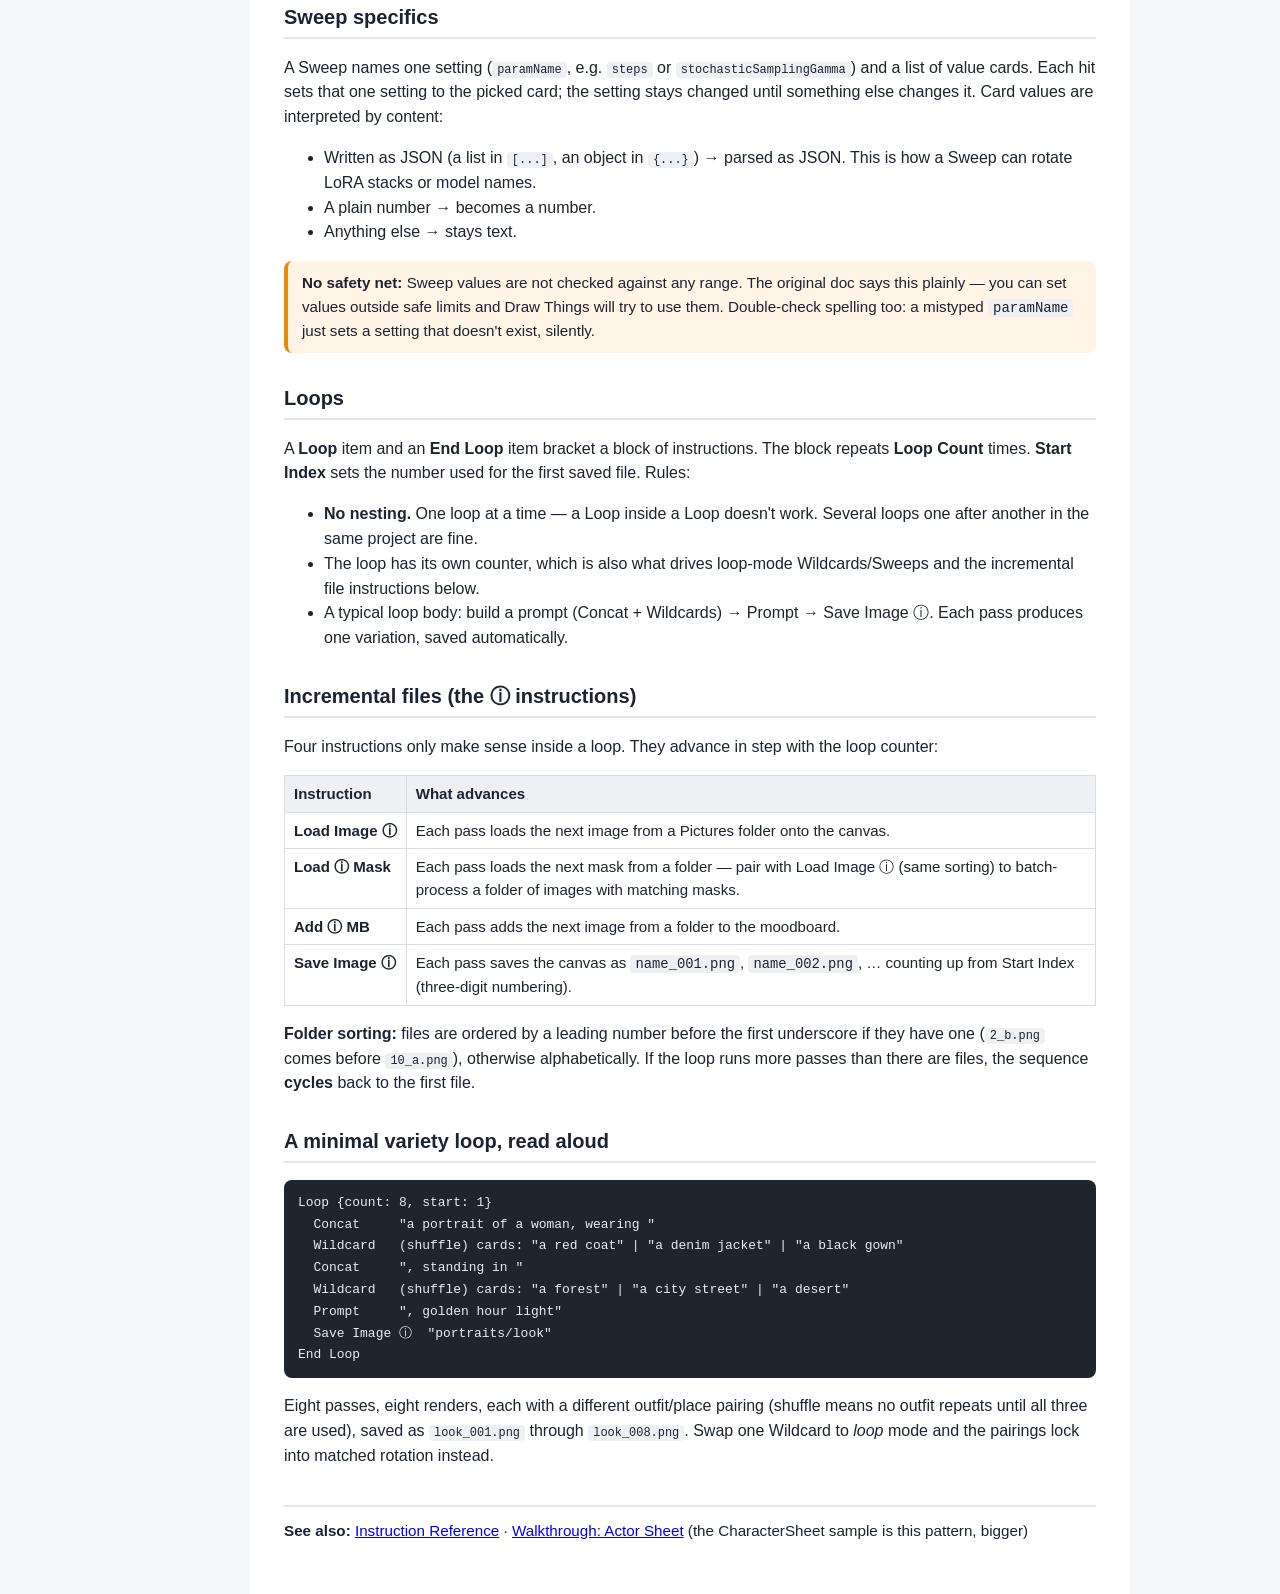
<file: docs/wildcards-loops.html>
<!DOCTYPE html>
<html lang="en">
<head>
<meta charset="UTF-8">
<meta name="viewport" content="width=device-width, initial-scale=1">
<title>Wildcards, Sweeps &amp; Loops — Storyflow Tim Edition Docs</title>
<link rel="stylesheet" href="docs.css">
</head>
<body>
<div class="layout">
<nav class="sidebar">
  <h2>Storyflow Docs</h2>
  <div class="sub">Tim Edition · based on Storyflow 261101 by wetcircuit</div>
  <a href="index.html">📚 Docs Home</a>
  <a href="how-it-works.html">⚙️ How It Works</a>
  <a href="editor-guide.html">🧱 Editor Guide</a>
  <a href="instructions.html">📋 Instruction Reference</a>
  <a href="wildcards-loops.html" class="current">🎲 Wildcards, Sweeps &amp; Loops</a>
  <a href="video-frames.html">🎞️ Video Frames &amp; Dialog</a>
  <a href="walkthrough-actor-sheet.html">🎭 Walkthrough: Actor Sheet</a>
  <a href="tim-edition.html">🔧 Tim Edition Changes</a>
  <div class="sep"></div>
  <a href="../index.html">✏️ Back to the Editor</a>
  <a href="https://github.com/timbocf/Storyflow-Tim-Edition">💻 GitHub Repo</a>
</nav>
<main>
<div class="crumb">Docs › Wildcards, Sweeps &amp; Loops</div>
<h1>Wildcards, Sweeps &amp; Loops</h1>
<p class="lede">These are Storyflow's variety machines. A <strong>Wildcard</strong> picks prompt text from a list of cards. A <strong>Sweep</strong> does the same thing to a Draw Things setting. A <strong>Loop</strong> repeats a block of instructions so the picking actually gets used. All three are usually found together.</p>

<div class="warn"><strong>Don't confuse the two "wildcards":</strong> the <code>$name</code> wildcards in the Editor's Wildcards tab are picked <em>once, at export time</em>, and the exported text is fixed. The <strong>Wildcard instruction</strong> on this page is picked <em>at runtime, inside Draw Things</em>, every time the run reaches it. Same word, different machine.</div>

<h2>The Editor's $ wildcards (the Wildcards tab)</h2>
<p>Define these in the Editor's <strong>Wildcards</strong> library tab, then use them <em>inside prompt text</em> — Add Text, Prompt, Prefix, Negative — by typing a dollar sign and the name: <code>$tall blonde</code>. There is no instruction item for them; they live in your text.</p>
<table>
<tr><th>Piece</th><th>How it works</th></tr>
<tr><td><strong>Name</strong></td><td>Plain words are fine — spaces included (<code>tall blonde</code>). The <code>$</code> is optional in the name field; typing it there too is harmless. Use the name in text as <code>$tall blonde</code>.</td></tr>
<tr><td><strong>Value</strong></td><td>One phrase, or several options separated by <code>|</code> — e.g. <code>blue sky|dawn|sunset</code>. A single phrase with no <code>|</code> is a reusable snippet: it is swapped in as-is, every time.</td></tr>
<tr><td><strong>Picking</strong></td><td>Happens <strong>once, at export</strong>: a random option is chosen and baked into the exported text (re-export to re-roll). Preview shows the first option so you can sanity-check. <code>$sky[2]</code> forces option 2 exactly.</td></tr>
<tr><td><strong>Where it works</strong></td><td>Prompt-bearing text (Add Text / Prompt / Prefix / Negative). Inside the Wildcard instruction below, use its <strong>📚 Fill cards from Wildcards tab</strong> dropdown: picking a tab entry copies that entry's options into the node's cards (a one-time snapshot — later tab edits don't rewrite nodes you've already filled).</td></tr>
</table>

<h2>The six picking modes</h2>
<p>Wildcard and Sweep share the same six modes. Each individual Wildcard/Sweep item keeps its own place in its own list — two items never share a counter (except in loop mode, below).</p>
<table>
<tr><th>Mode</th><th>How it picks</th><th>Good for</th></tr>
<tr><td><strong>loop</strong></td><td>Steps through the cards in order, wrapping to the start. It advances with the <em>loop counter</em>, not with how many times the item is hit — so two Wildcards on loop mode stay in step with each other, and hitting the same one twice in one pass gives the same card twice. A Wildcard on loop mode outside any loop always gives card 1.</td><td>Matched sets: outfit #3 with pose #3 with background #3.</td></tr>
<tr><td><strong>once</strong></td><td>Steps through in order with its own counter, but stops on the last card and keeps giving that one forever.</td><td>Progressions that settle: a ramp that ends at a final value.</td></tr>
<tr><td><strong>shuffle</strong></td><td>Deals the cards in random order like a deck — every card appears once before any repeats — then reshuffles.</td><td>The best default for variety without repeats. The sample projects lean on it heavily.</td></tr>
<tr><td><strong>random</strong></td><td>A fresh random pick every hit. Repeats can happen, even back to back.</td><td>Chaos, brainstorming, big lists where repeats don't matter.</td></tr>
<tr><td><strong>menu</strong></td><td>Pauses the run and lets <em>you</em> pick from a popup, every time it's hit.</td><td>Steering a run by hand.</td></tr>
<tr><td><strong>combobox</strong></td><td>Like menu, but the popup also lets you type your own text instead of picking.</td><td>Picking with an escape hatch.</td></tr>
</table>
<div class="note"><strong>Menu/combobox inside a loop:</strong> they ask <em>every pass</em>. A 50-pass loop with one menu Wildcard means 50 popups. That's a feature if you're supervising, and a trap if you're not.</div>

<h2>Sweep specifics</h2>
<p>A Sweep names one setting (<code>paramName</code>, e.g. <code>steps</code> or <code>stochasticSamplingGamma</code>) and a list of value cards. Each hit sets that one setting to the picked card; the setting stays changed until something else changes it. Card values are interpreted by content:</p>
<ul>
<li>Written as JSON (a list in <code>[...]</code>, an object in <code>{...}</code>) → parsed as JSON. This is how a Sweep can rotate LoRA stacks or model names.</li>
<li>A plain number → becomes a number.</li>
<li>Anything else → stays text.</li>
</ul>
<div class="warn"><strong>No safety net:</strong> Sweep values are not checked against any range. The original doc says this plainly — you can set values outside safe limits and Draw Things will try to use them. Double-check spelling too: a mistyped <code>paramName</code> just sets a setting that doesn't exist, silently.</div>

<h2>Loops</h2>
<p>A <strong>Loop</strong> item and an <strong>End Loop</strong> item bracket a block of instructions. The block repeats <strong>Loop Count</strong> times. <strong>Start Index</strong> sets the number used for the first saved file. Rules:</p>
<ul>
<li><strong>No nesting.</strong> One loop at a time — a Loop inside a Loop doesn't work. Several loops one after another in the same project are fine.</li>
<li>The loop has its own counter, which is also what drives loop-mode Wildcards/Sweeps and the incremental file instructions below.</li>
<li>A typical loop body: build a prompt (Concat + Wildcards) → Prompt → Save Image ⓘ. Each pass produces one variation, saved automatically.</li>
</ul>

<h2>Incremental files (the ⓘ instructions)</h2>
<p>Four instructions only make sense inside a loop. They advance in step with the loop counter:</p>
<table>
<tr><th>Instruction</th><th>What advances</th></tr>
<tr><td><strong>Load Image ⓘ</strong></td><td>Each pass loads the next image from a Pictures folder onto the canvas.</td></tr>
<tr><td><strong>Load ⓘ Mask</strong></td><td>Each pass loads the next mask from a folder — pair with Load Image ⓘ (same sorting) to batch-process a folder of images with matching masks.</td></tr>
<tr><td><strong>Add ⓘ MB</strong></td><td>Each pass adds the next image from a folder to the moodboard.</td></tr>
<tr><td><strong>Save Image ⓘ</strong></td><td>Each pass saves the canvas as <code>name_001.png</code>, <code>name_002.png</code>, … counting up from Start Index (three-digit numbering).</td></tr>
</table>
<p><strong>Folder sorting:</strong> files are ordered by a leading number before the first underscore if they have one (<code>2_b.png</code> comes before <code>10_a.png</code>), otherwise alphabetically. If the loop runs more passes than there are files, the sequence <strong>cycles</strong> back to the first file.</p>

<h2>A minimal variety loop, read aloud</h2>
<pre><code>Loop {count: 8, start: 1}
  Concat     "a portrait of a woman, wearing "
  Wildcard   (shuffle) cards: "a red coat" | "a denim jacket" | "a black gown"
  Concat     ", standing in "
  Wildcard   (shuffle) cards: "a forest" | "a city street" | "a desert"
  Prompt     ", golden hour light"
  Save Image ⓘ  "portraits/look"
End Loop</code></pre>
<p>Eight passes, eight renders, each with a different outfit/place pairing (shuffle means no outfit repeats until all three are used), saved as <code>look_001.png</code> through <code>look_008.png</code>. Swap one Wildcard to <em>loop</em> mode and the pairings lock into matched rotation instead.</p>

<div class="seealso"><strong>See also:</strong> <a href="instructions.html">Instruction Reference</a> · <a href="walkthrough-actor-sheet.html">Walkthrough: Actor Sheet</a> (the CharacterSheet sample is this pattern, bigger)</div>
</main>
</div>
</body>
</html>
</file>
<file: docs/docs.css>
/* Storyflow Tim Edition — documentation wiki styles */
* { box-sizing: border-box; }
body {
  margin: 0;
  font-family: -apple-system, BlinkMacSystemFont, "Segoe UI", Roboto, Helvetica, Arial, sans-serif;
  color: #1c2330;
  background: #f6f7f9;
  line-height: 1.55;
}
.layout { display: flex; min-height: 100vh; }
.sidebar {
  width: 250px; flex: 0 0 250px;
  background: #20242e; color: #cfd6e4;
  padding: 18px 14px; position: sticky; top: 0; height: 100vh; overflow-y: auto;
}
.sidebar h2 { font-size: 1.05rem; margin: 0 0 2px; color: #fff; }
.sidebar .sub { font-size: 0.8rem; color: #8d97ab; margin-bottom: 14px; }
.sidebar a {
  display: block; color: #cfd6e4; text-decoration: none;
  padding: 6px 9px; border-radius: 6px; font-size: 0.93rem; margin-bottom: 2px;
}
.sidebar a:hover { background: #2c313e; color: #fff; }
.sidebar a.current { background: #3b5bdb; color: #fff; }
.sidebar .sep { border-top: 1px solid #343a48; margin: 12px 4px; }
main { flex: 1; max-width: 880px; padding: 28px 34px 60px; background: #fff; }
h1 { font-size: 1.7rem; margin: 0 0 6px; }
h2 { font-size: 1.25rem; margin-top: 30px; border-bottom: 2px solid #e3e6ec; padding-bottom: 4px; }
h3 { font-size: 1.05rem; margin-top: 22px; }
.lede { font-size: 1.05rem; color: #3c4657; }
code { background: #eef0f4; padding: 1px 5px; border-radius: 4px; font-size: 0.92em; }
pre { background: #20242e; color: #e8ecf4; padding: 12px 14px; border-radius: 8px; overflow-x: auto; font-size: 0.88rem; }
pre code { background: none; padding: 0; color: inherit; }
table { border-collapse: collapse; width: 100%; margin: 12px 0; font-size: 0.94rem; }
th, td { border: 1px solid #d8dce4; padding: 6px 9px; text-align: left; vertical-align: top; }
th { background: #eef0f4; }
td:first-child { white-space: nowrap; font-weight: 600; }
.note, .warn, .tip { border-radius: 8px; padding: 10px 14px; margin: 14px 0; font-size: 0.95rem; }
.note { background: #eef4ff; border-left: 4px solid #3b5bdb; }
.warn { background: #fff4e5; border-left: 4px solid #e8890c; }
.tip  { background: #e9f9ee; border-left: 4px solid #2b9e57; }
.seealso { margin-top: 36px; padding-top: 12px; border-top: 2px solid #e3e6ec; font-size: 0.95rem; }
.crumb { font-size: 0.85rem; color: #69738a; margin-bottom: 10px; }
@media (max-width: 760px) {
  .layout { flex-direction: column; }
  .sidebar { width: 100%; flex: none; height: auto; position: static; }
  main { padding: 20px 16px 48px; }
}
</file>
